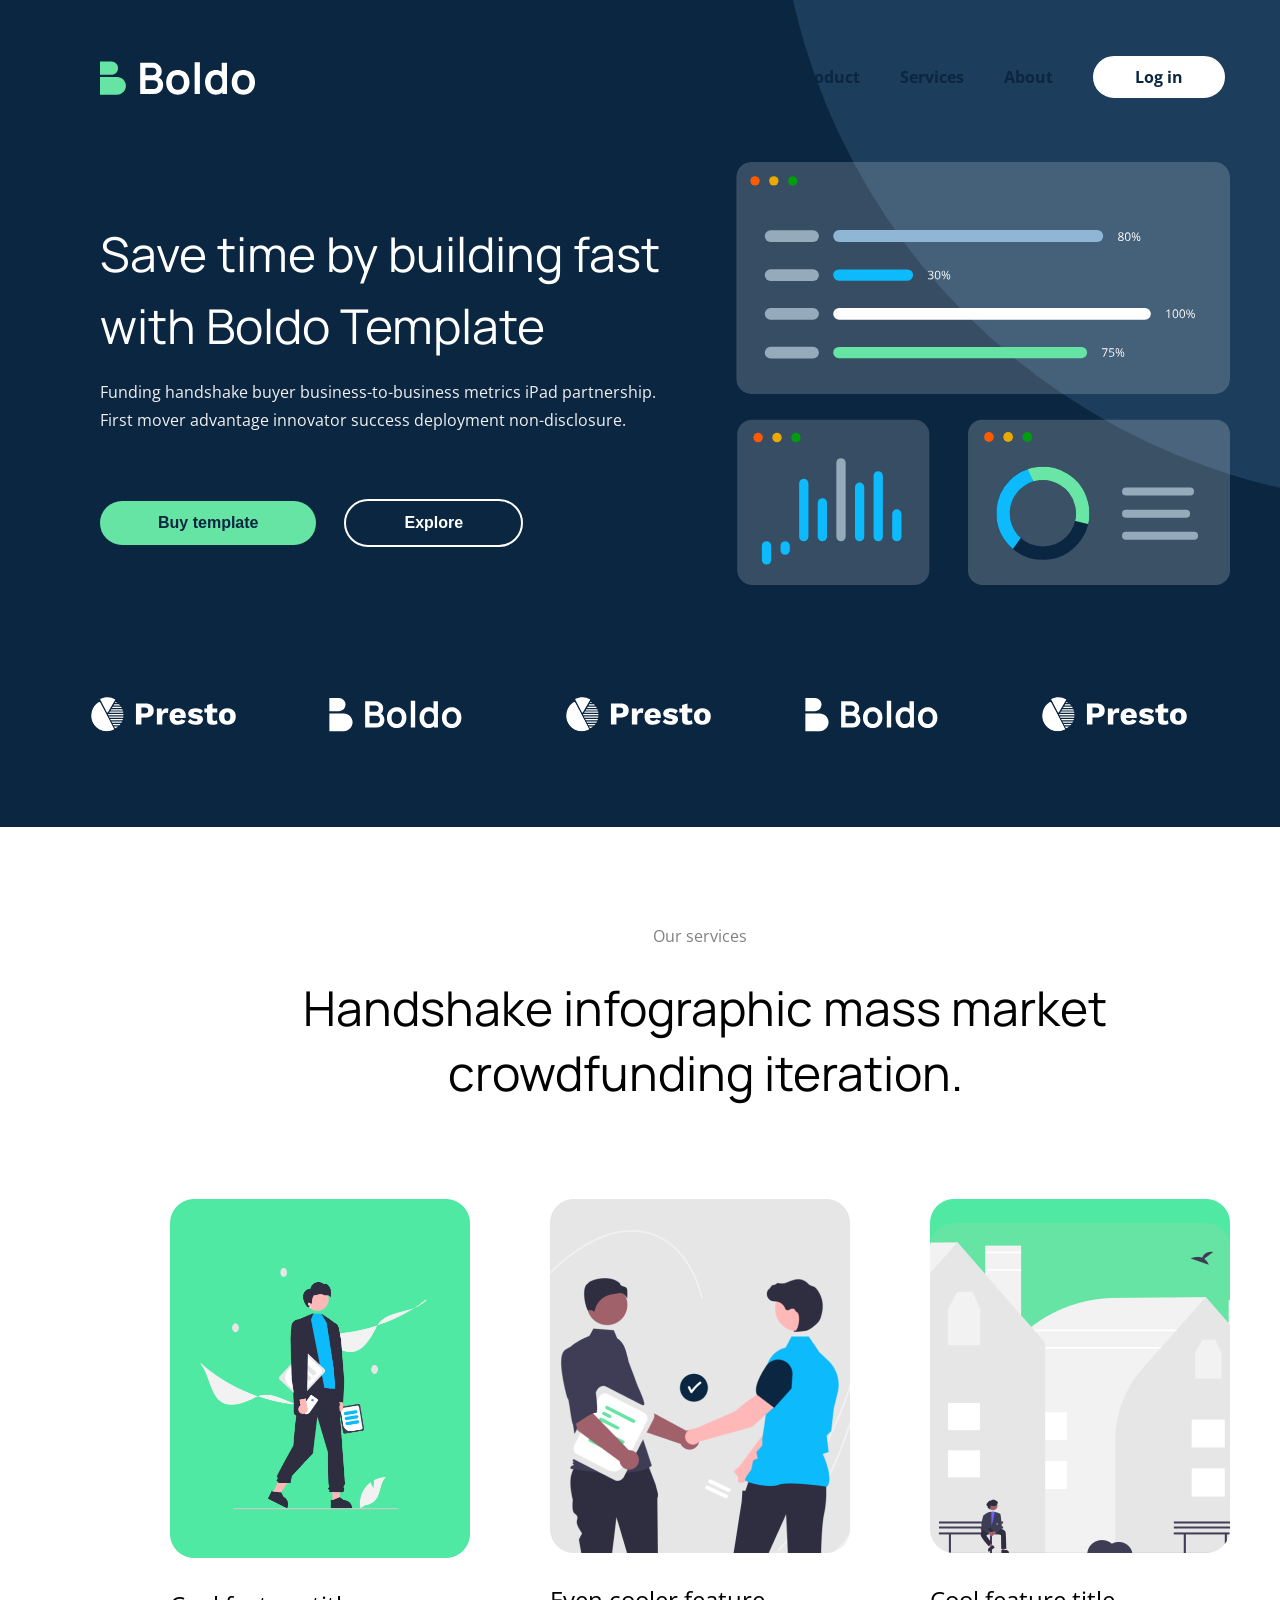
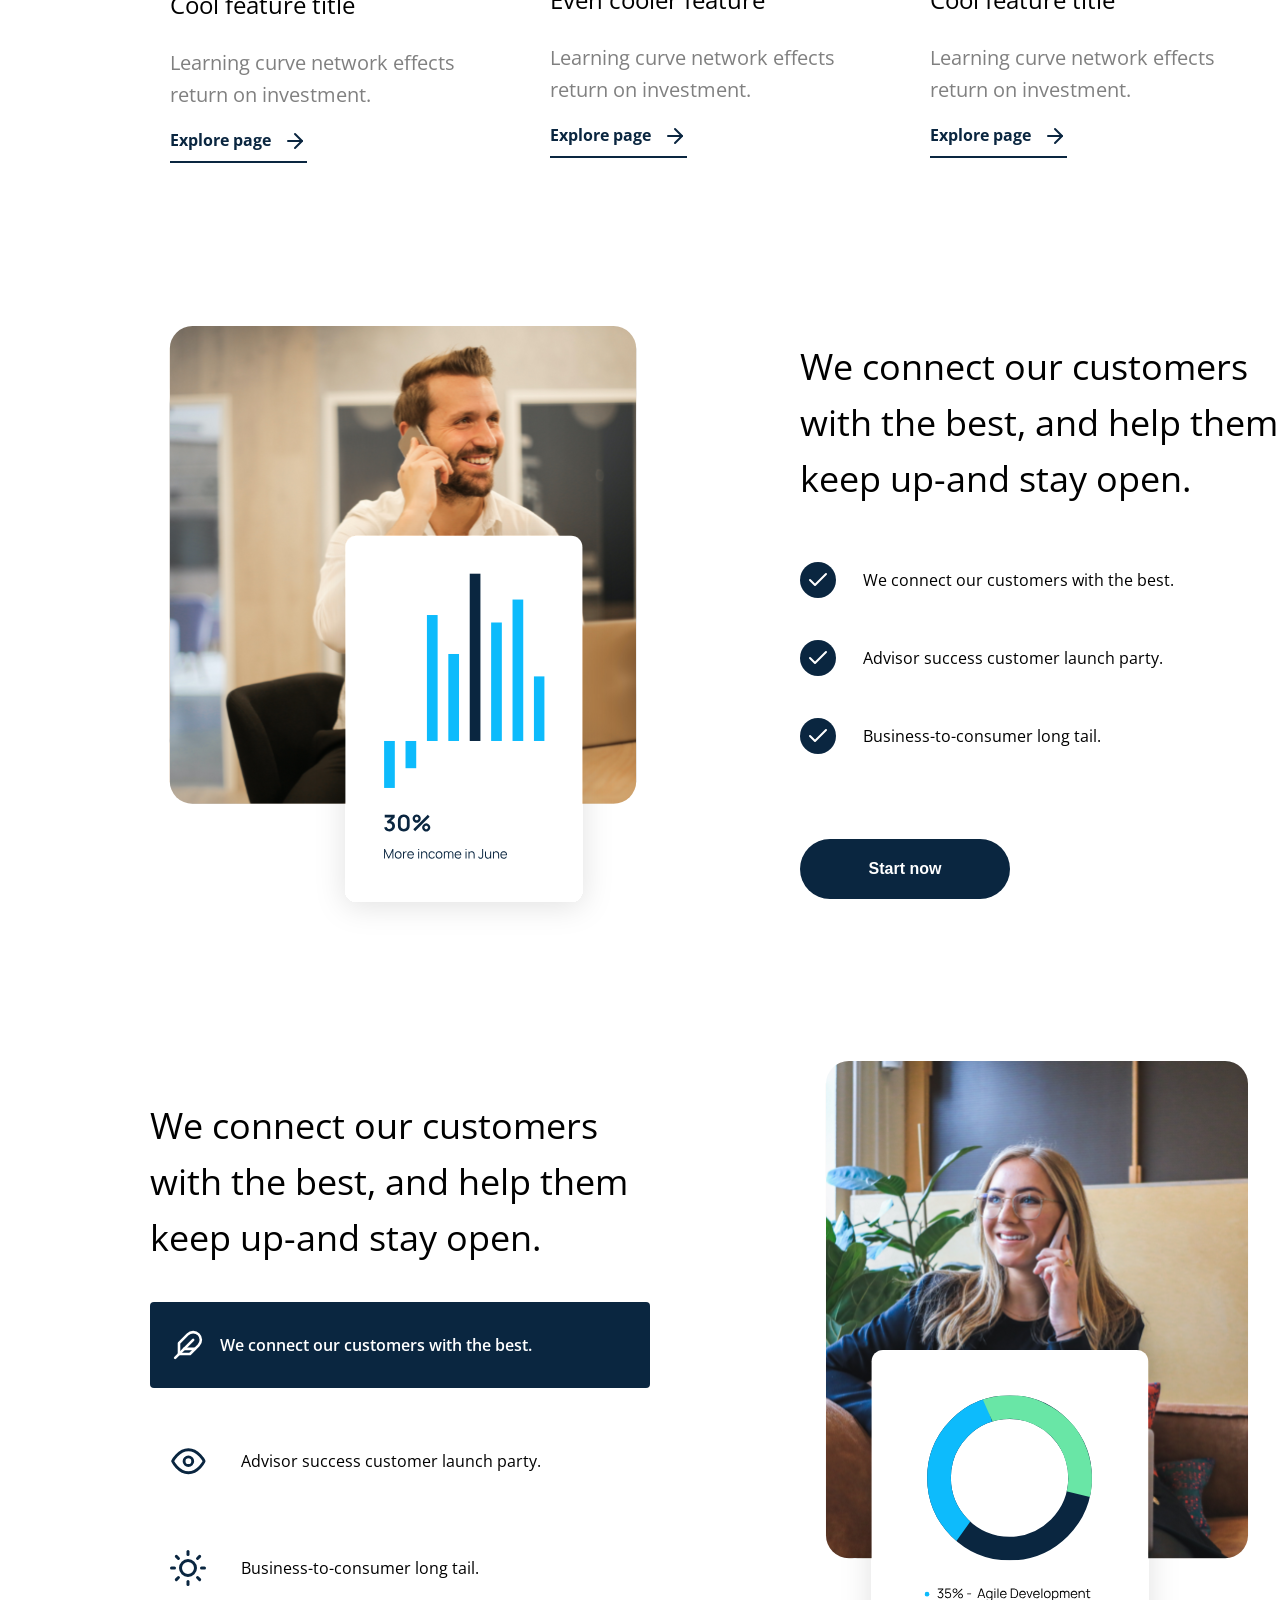
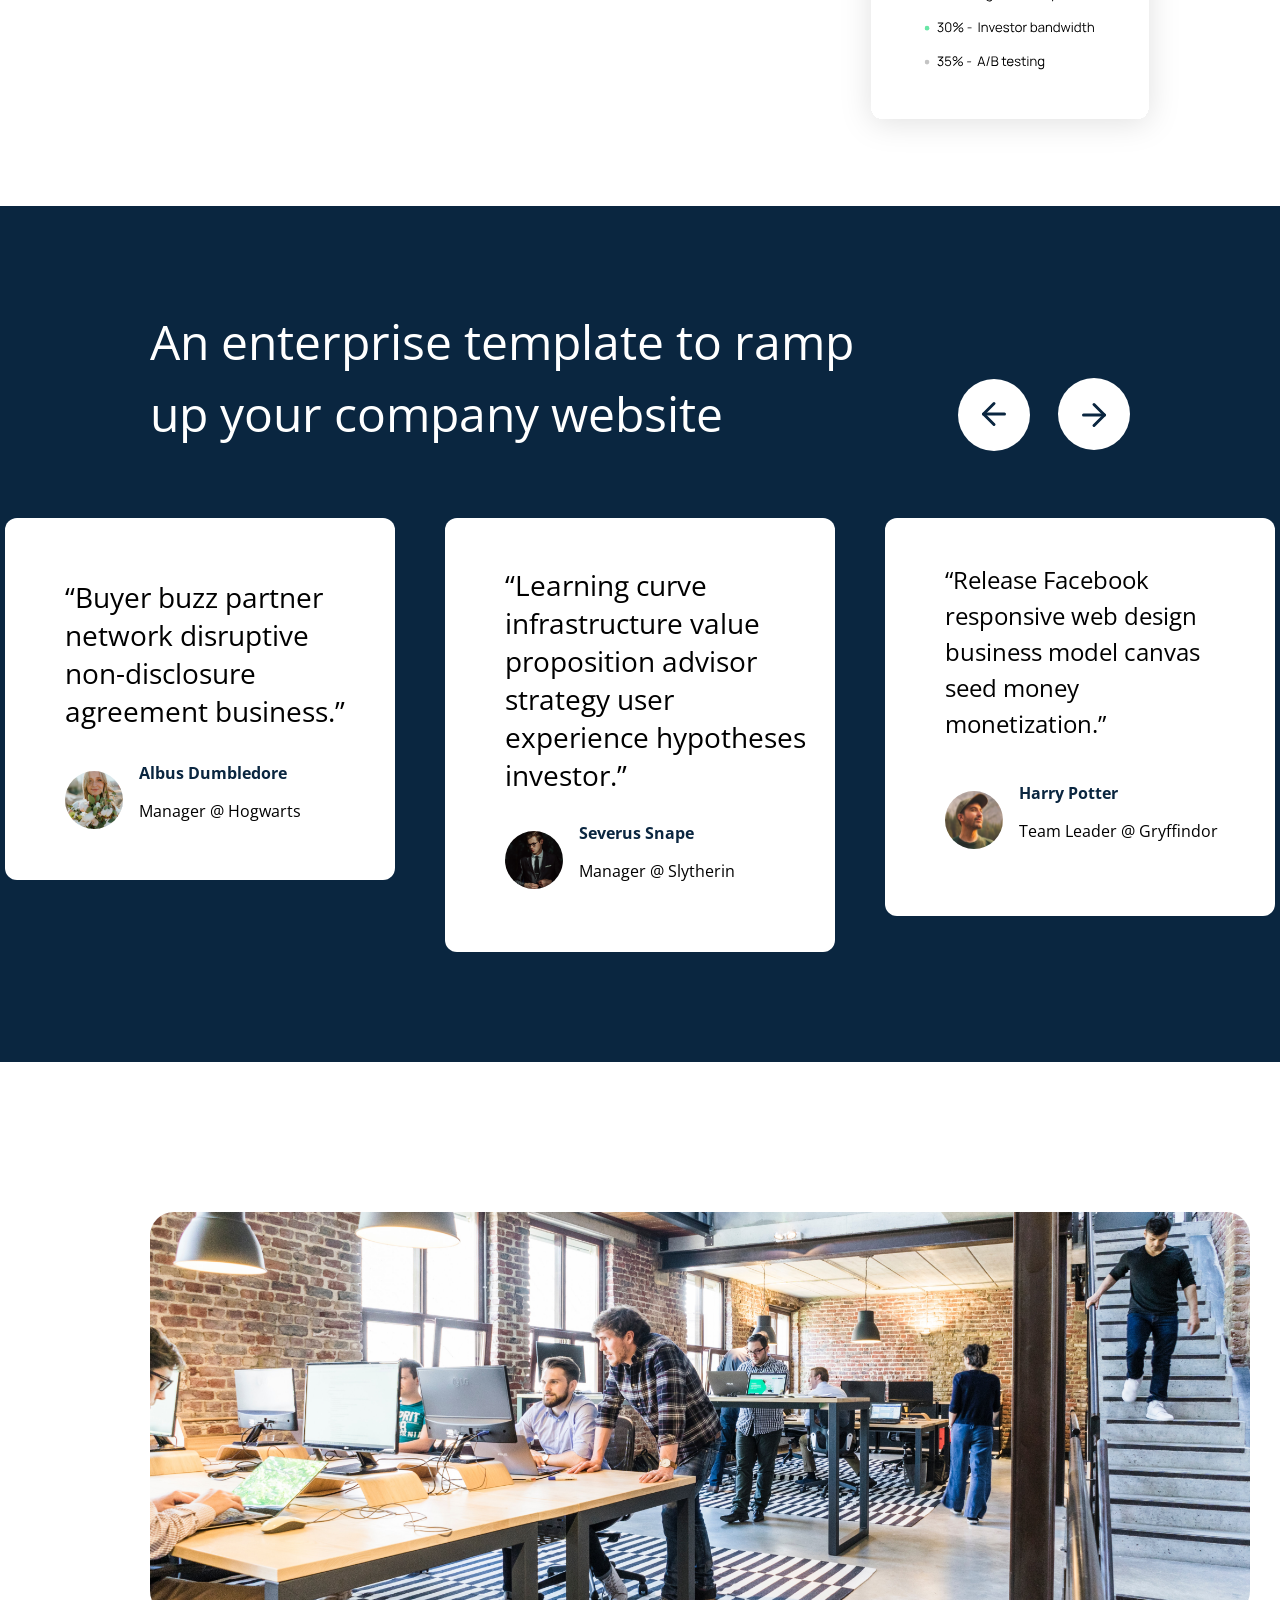
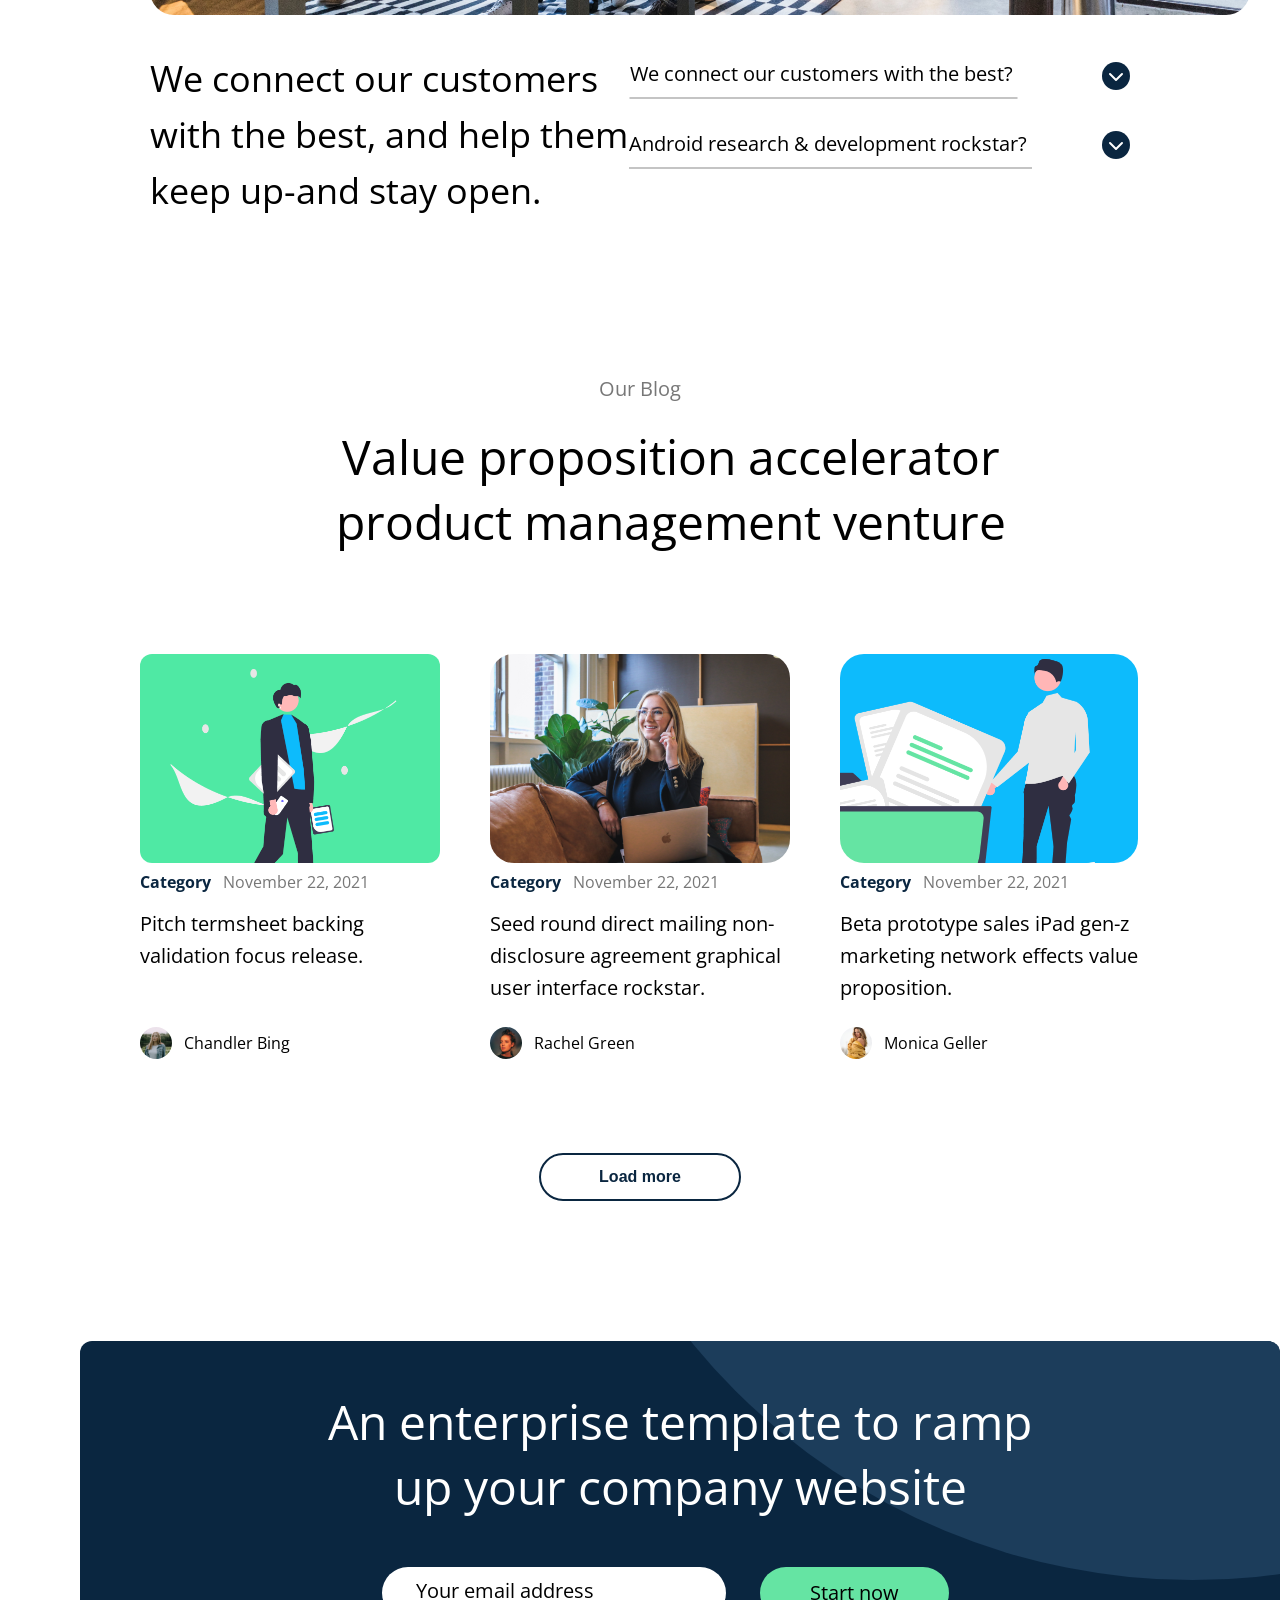
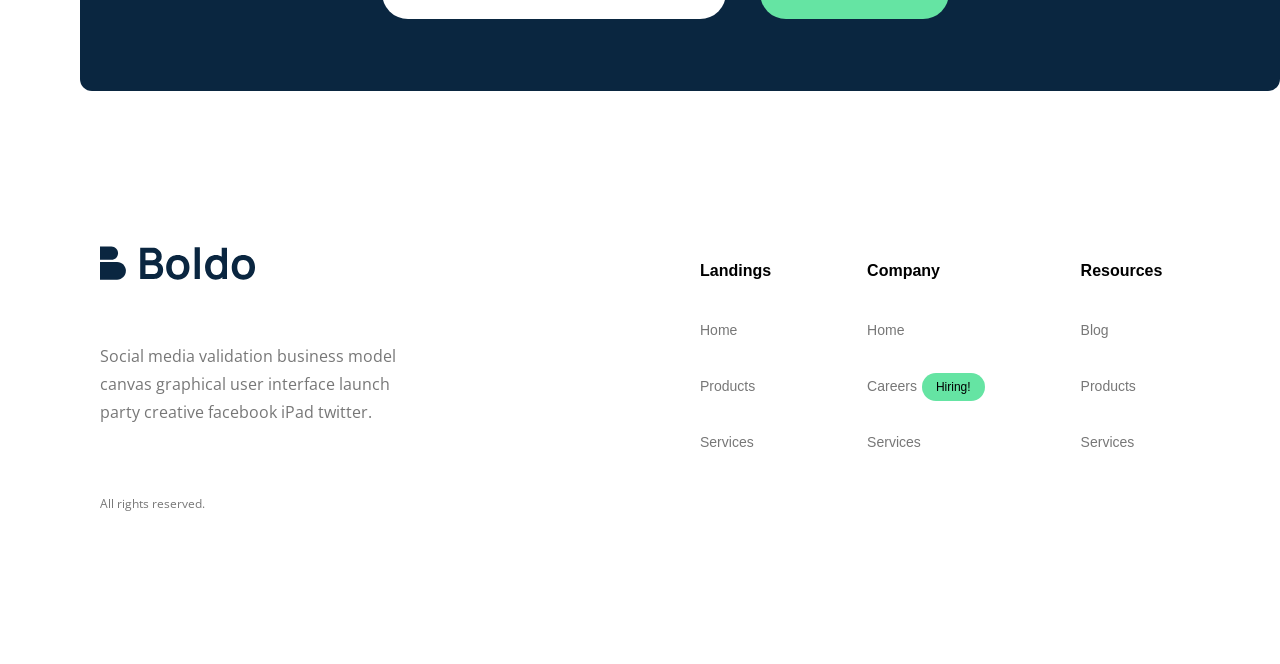
<file: index.html>
<!DOCTYPE html>
<html lang="en">
  <head>
    <meta charset="UTF-8">
    <meta name="viewport" content="width=device-width, initial-scale=1.0">
    <title>Boldo Homepage V2</title>
    <link rel="stylesheet" href="index.css">
  </head>
  <body>

    <!-- Page 1 -->

    <div class="first-page">
      <header>
        <div class="header-circle"></div>

        <div class="logo">
          <img src="homepage-imgs/boldo-logo2.svg" alt="logo">
        </div>
        <nav>
          <ul>
            <li><a href="#">Product</a></li>
            <li><a href="blog.html">Services</a></li>
            <li><a href="about.html">About</a></li>
            <li class="button-log-in">Log in</li>
          </ul>
        </nav>
      </header>

      <div>
        <div>
          <p class="title">Save time by building fast with Boldo Template</p>
          <p class="subtitle">Funding handshake buyer business-to-business
            metrics
            iPad partnership.
            First mover advantage innovator success deployment
            non-disclosure.</p>
        </div>

        <div class="stats-container">
          <img src="homepage-imgs/stats.svg" alt="Dashboard Image">
        </div>

        <div>
          <button class="button-template">
            Buy template
          </button>
          <button class="button-explore">
            Explore
          </button>
        </div>

        <div class="logo-container">
          <div class="logo">
            <img src="homepage-imgs/boldo.svg" class="logo-img">
          </div>

          <div class="logo">
            <img src="homepage-imgs/presto.svg" class="logo-img">
          </div>

          <div class="logo">
            <img src="homepage-imgs/boldo.svg" class="logo-img">
          </div>

          <div class="logo">
            <img src="homepage-imgs/presto.svg" class="logo-img">
          </div>

          <div class="logo">
            <img src="homepage-imgs/boldo.svg" class="logo-img">
          </div>
        </div>
      </div>
    </div>

    <!-- Page 2 -->

    <div class="services-container">
      <div>
        <p>Our services</p>
        <p class="para1">Handshake infographic mass market crowdfunding
          iteration.</p>
      </div>

      <div class="container">
        <div class="card">
          <img src="homepage-imgs/rectangle-left.png" class="card-image">
          <p class="card-title">Cool feature title</p>
          <p class="card-subtitle">Learning curve network effects
            return on investment.</p>
          <p class="card-link">Explore page
              <img class="arrow" src="homepage-imgs/arrow-right.svg"></p>
        </div>

        <div class="card">
          <img src="homepage-imgs/rectangle-middle.png"
            class="card-image">
          <p class="card-title">Even cooler feature</p>
          <p class="card-subtitle">Learning curve network effects
            return on investment.</p>
          <p class="card-link">Explore page
              <img class="arrow" src="homepage-imgs/arrow-right.svg"></p>
        </div>

        <div class="card">
          <img src="homepage-imgs/rectangle-right.png" class="card-image">
          <p class="card-title">Cool feature title</p>
          <p class="card-subtitle">Learning curve network effects
            return on investment.</p>
          <p class="card-link">Explore page
            <img class="arrow" src="homepage-imgs/arrow-right.svg"></p>
        </div>
      </div>
    </div>

    <!-- Page 3 -->

    <section class="page-3-section">
      <!-- Left Content -->
      <div class="left-content">
        <img src="homepage-imgs/left-pic1.svg" class="main-image">
      </div>
      <!-- Right Content -->
      <div class="right-content">
        <h2>We connect our customers with the best,
          and help them keep up-and stay open.</h2>
        <div class="checkmark-container">
          <div class="item">
            <img src="homepage-imgs/correct-mark.svg" alt="checkmark">
            <p>We connect our customers with the best.</p>
          </div>
          <div class="item">
            <img src="homepage-imgs/correct-mark.svg" alt="checkmark">
            <p>Advisor success customer launch party.</p>
          </div>
          <div class="item">
            <img src="homepage-imgs/correct-mark.svg" alt="checkmark">
            <p>Business-to-consumer long tail.</p>
          </div>
        </div>
        <button class="start-button">Start now</button>

      </div>
    </section>

    <section class="page3-second-part">
      <!-- Left Content: Text Section -->
      <div class="text-content">
        <h2>We connect our customers with the best, and help them keep up-and
          stay open.</h2>
        <div class="list">
          <div class="navy-icon">
            <img src="homepage-imgs/leaf.svg">
            <p>We connect our customers with the best.</p>
          </div>

          <div class="icon">
            <img src="homepage-imgs/eye.svg">
            <p>Advisor success customer launch party.</p>
          </div>

          <div class="icon">
            <img src="homepage-imgs/sun.svg">
            <p>Business-to-consumer long tail.</p>
          </div>
        </div>
      </div>
      <!-- Right Content -->
      <div class="second-image">
        <div class="left-content">
          <img src="homepage-imgs/right-pic2.svg" class="second-image-styles">
        </div>
      </div>
    </section>

    <!-- Page 4 -->
    <section>
      <div class="reviews-container">
        <div>
          <p class="heading">
            An enterprise template to ramp up your company website
          </p>
        </div>

        <div class="nav-buttons">
          <img src="homepage-imgs/nav-buttons.svg">
        </div>

        <div class="reviews">

          <div class="reviews-card-1">
            <p class="buyer">“Buyer buzz partner network disruptive
              non-disclosure agreement
              business.”</p>
            <div class="profile-1">
              <img src="homepage-imgs/left-photo.svg" class="profile-img">
              <div class="profile-info">
                <strong>Albus Dumbledore</strong><br>
                <p>Manager @ Hogwarts</p>
              </div>
            </div>
          </div>

          <div class="reviews-card-2">
            <p class="curve">“Learning curve infrastructure value proposition
              advisor strategy
              user experience hypotheses investor.”</p>
            <div class="profile-2">
              <img src="homepage-imgs/middle-photo.svg">
              <div class="profile-info">
                <strong>Severus Snape</strong><br>
                <p>Manager @ Slytherin</p>
              </div>
            </div>
          </div>

          <div class="reviews-card-3">
            <p class="facebook">“Release Facebook responsive web design business
              model canvas seed money monetization.”</p>
            <div class="profile-3">
              <img src="homepage-imgs/right-photo.svg">
              <div class="profile-info">
                <strong>Harry Potter</strong><br>
                <p>Team Leader @ Gryffindor</p>
              </div>
            </div>
          </div>
        </div>
      </div>
    </section>

    <!-- Page 5 -->

    <div>
      <div class="office">
        <img src="homepage-imgs/office.svg">
      </div>
      <div class="connect">
        <p>We connect our customers with the best, and help them keep up-and
          stay open.</p>
      </div>
      <div class="dropdown">
        <div>
          <p>We connect our customers with the best?
            <img class="icon1" src="homepage-imgs/dropdown.svg">
          </p>
        </div>
        <div>
          <p>Android research & development rockstar?
            <img class="icon2" src="homepage-imgs/dropdown.svg">
          </p>
        </div>
      </div>

      <div class="blog">
        <p>Our Blog</p>
        <h3 class="value">Value proposition accelerator product management
          venture</h3>
      </div>
    </div>

    <div class="card-group">
      <div>
        <div>
          <img src="homepage-imgs/rectangle-left.svg">
          <div class="title-container">
            <p class="title1">Category</p>
            <p class="date">November 22, 2021</p>
          </div>
          <p class="content">Pitch termsheet backing
            validation focus release.</p>
        </div>
        <div class="author-info">
          <img src="homepage-imgs/profile-picture-left.svg">
          <p>Chandler Bing</p>
        </div>
      </div>

      <div>
        <div>
          <img src="homepage-imgs/rectangle-middle.svg">
          <div class="title-container">
            <p class="title1">Category</p>
            <p class="date">November 22, 2021</p>
          </div>
          <p class="content">Seed round direct mailing non-disclosure agreement
            graphical user interface rockstar.</p>
        </div>
        <div class="author-info">
          <img src="homepage-imgs/profile-picture-middle.svg">
          <p>Rachel Green</p>
        </div>
      </div>

      <div>
        <div>
          <img src="homepage-imgs/rectangle-right.svg">
          <div class="title-container">
            <p class="title1">Category</p>
            <p class="date">November 22, 2021</p>
          </div>
          <p class="content">Beta prototype sales iPad gen-z marketing network
            effects value proposition.</p>
        </div>
        <div class="author-info">
          <img src="homepage-imgs/profile-picture-right.svg">
          <p>Monica Geller</p>
        </div>
      </div>
    </div>

    <div class="button-container">
      <button class="button-load-more">Load more</button>
    </div>

    <!-- Page 6 -->

    <div class="enterprise-container">
      <div class="gray-circle"></div>
      <div class="enterprise-content">
        <p>An enterprise template to ramp up your company website</p>
        <div class="email">
          <input type="email" placeholder="Your email address">
          <button>Start now</button>
        </div>
      </div>
    </div>

    <footer class="footer">
      <div class="footer-left">
        <img src="homepage-imgs/boldo-logo.svg" class="footer-logo">
        <p class="description">
          Social media validation business
          model canvas graphical user interface launch
          party creative facebook iPad twitter.
        </p>
        <p class="copyright">All rights reserved.</p>
      </div>

      <div class="footer-links">
        <div class="column">
          <h4>Landings</h4>
          <a href="#">Home</a>
          <a href="#">Products</a>
          <a href="#">Services</a>
        </div>
        <div class="column">
          <h4>Company</h4>
          <a href="#">Home</a>
          <a href="#">Careers<span class="hiring">Hiring!</span></a>
          <a href="#">Services</a>
        </div>
        <div class="column">
          <h4>Resources</h4>
          <a href="#">Blog</a>
          <a href="#">Products</a>
          <a href="#">Services</a>
        </div>
      </div>
    </footer>
  </body>
</html>
</file>
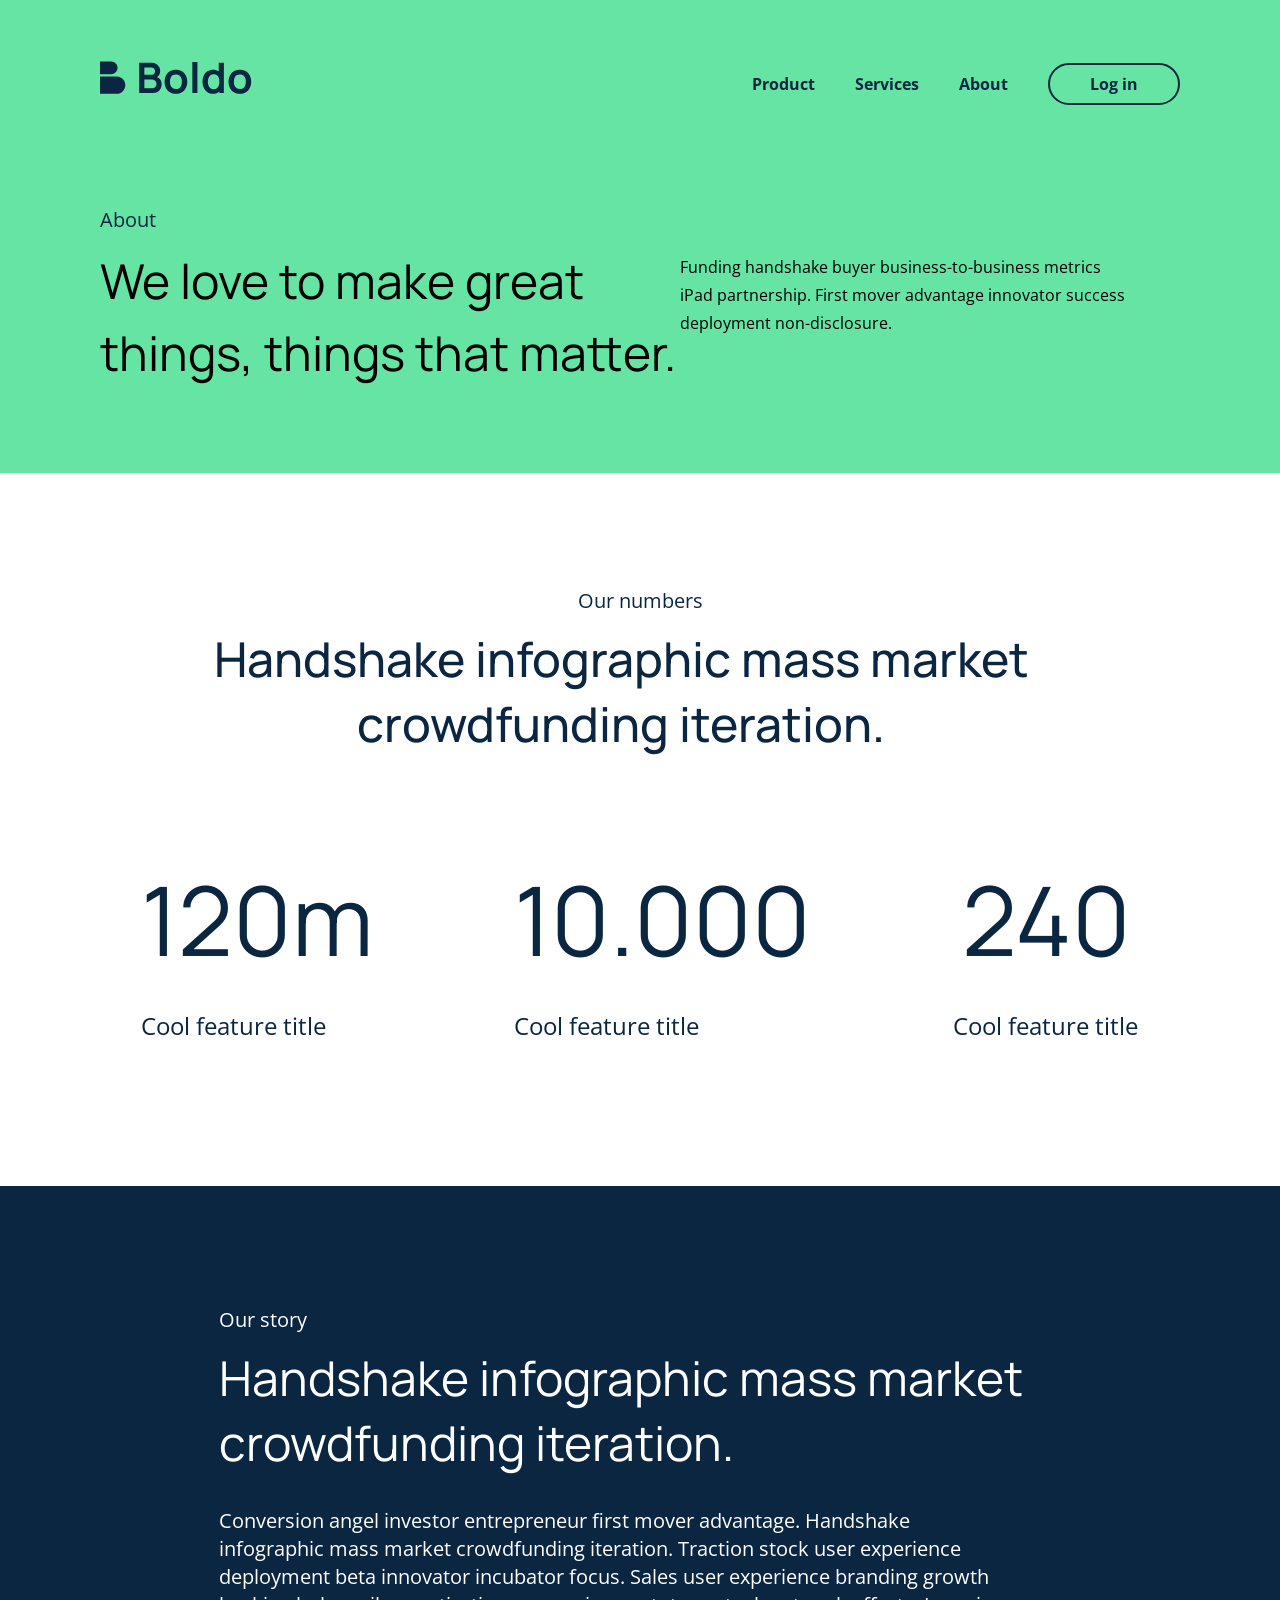
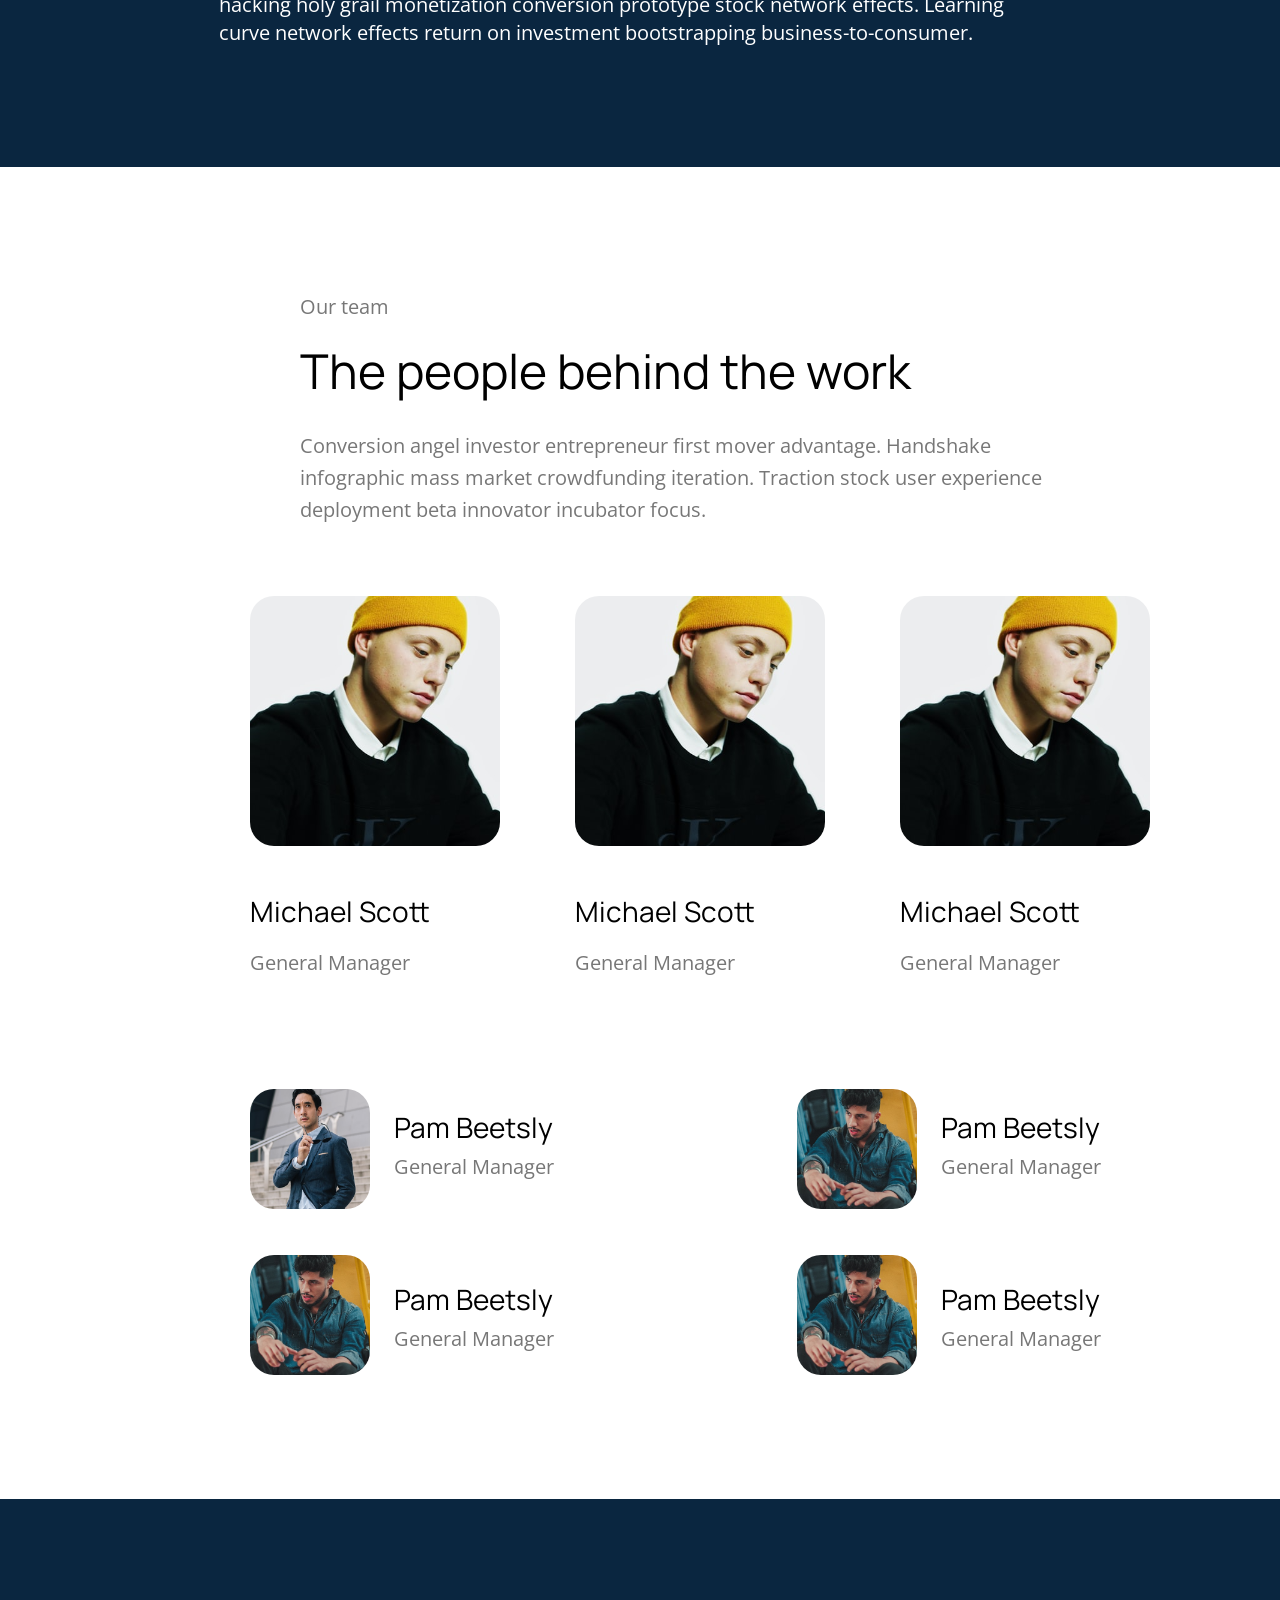
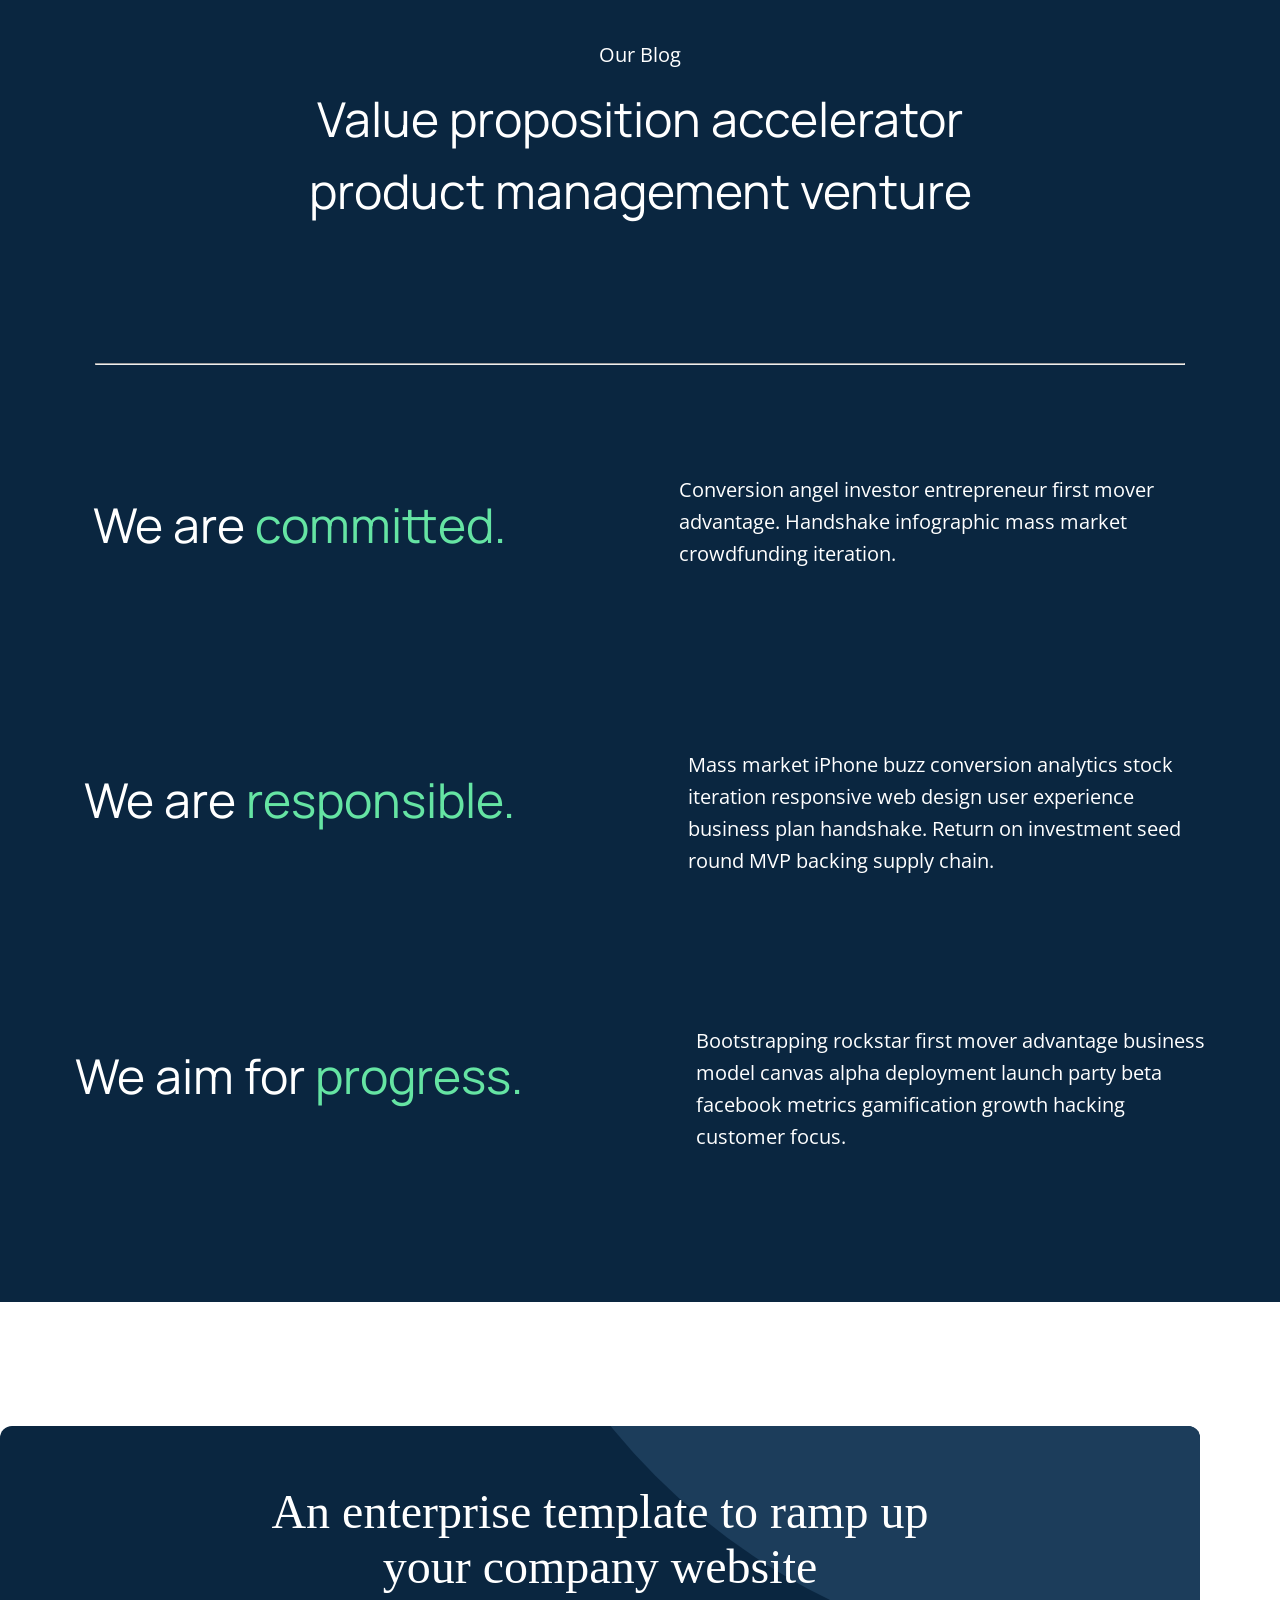
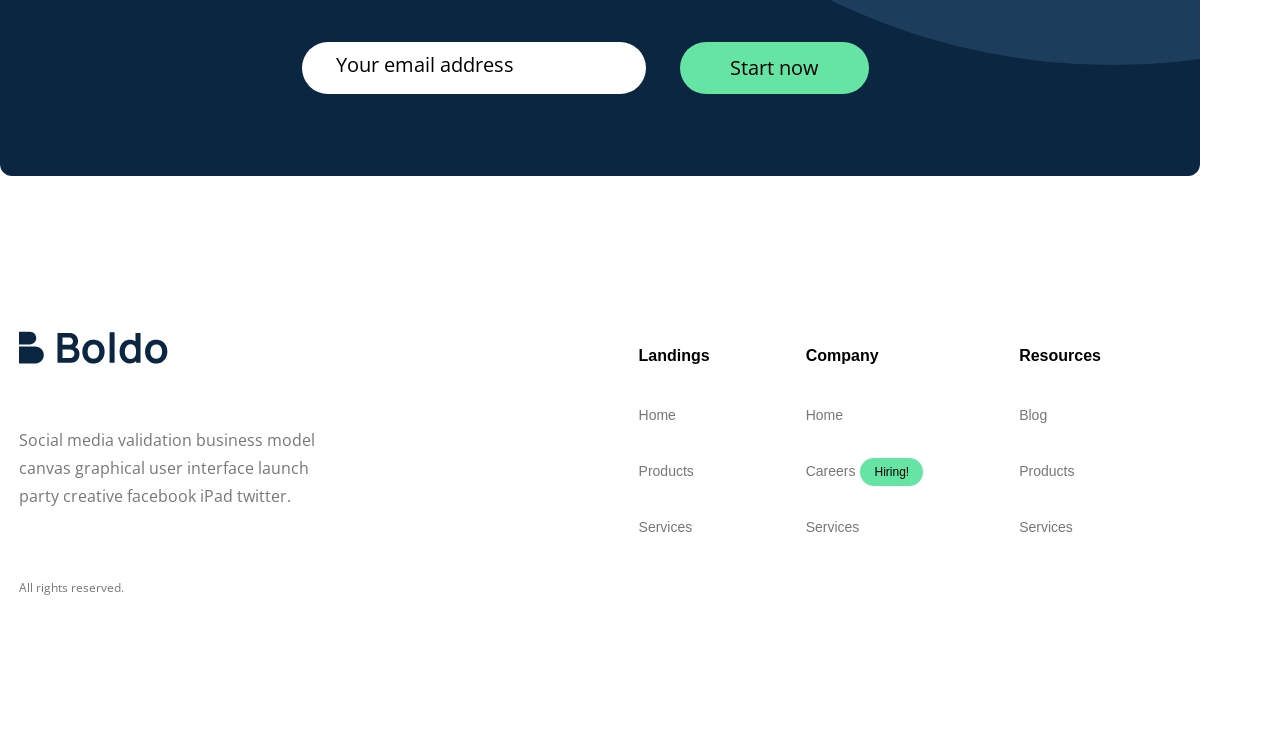
<file: about-v2.html>
<!DOCTYPE html>
<html lang="en">
  <head>
    <meta charset="UTF-8">
    <meta name="viewport" content="width=device-width, initial-scale=1.0">
    <title>About V2</title>
    <link rel="stylesheet" href="about-v2.css">
  </head>
  <body>
    <!-- ==================================
                    PAGE 1
        ================================== -->

    <div class="first-page">
      <header>
        <div class="logo">
          <img src="about-v2-imgs/boldo-logo.svg" alt="logo">
        </div>
        <nav>
          <ul>
            <li><a href="#">Product</a></li>
            <li><a href="blog.html">Services</a></li>
            <li><a href="#">About</a></li>
            <li class="button-log-in">Log in</li>
          </ul>
        </nav>
      </header>

      <section class="hero-section">
        <div class="about">
          About
        </div>
        <div class="title">
          <p>We love to make great things, things that matter.</p>
        </div>
        <div class="subtitle">
          <p>Funding handshake buyer business-to-business metrics iPad
            partnership. First mover advantage innovator success deployment
            non-disclosure.</p>
        </div>
      </section>
    </div>

    <!-- ==================================
                      PAGE 2
          ================================== -->

    <section class="numbers-section">
      <p class="section-title">Our numbers</p>
      <h2 class="section-heading">
        Handshake infographic mass market crowdfunding iteration.
      </h2>
      <div class="stats">
        <div class="stat">
          <h3>120m</h3>
          <p>Cool feature title</p>
        </div>
        <div class="stat">
          <h3>10.000</h3>
          <p>Cool feature title</p>
        </div>
        <div class="stat">
          <h3>240</h3>
          <p>Cool feature title</p>
        </div>
      </div>
    </section>

    <!--==================================
                      PAGE 3
        ================================-->

    <section class="story-section">
      <div>
        <p class="story-title">Our story</p>
        <h2 class="story-heading">
          Handshake infographic mass market crowdfunding iteration.
        </h2>
        <p class="story-text">
          Conversion angel investor entrepreneur first mover advantage.
          Handshake infographic mass market crowdfunding iteration.
          Traction stock user experience deployment beta innovator incubator
          focus.
          Sales user experience branding growth hacking holy grail monetization
          conversion prototype stock network effects. Learning curve network
          effects
          return on investment bootstrapping business-to-consumer.
        </p>
      </div>
    </section>

    <!--==================================
                      PAGE 4
        ================================-->

    <div class="container">
      <div class="team-header">
        <p>Our team</p>
        <h1 class="work">The people behind the work</h1>
        <p class="investor">Conversion angel investor entrepreneur first mover
          advantage.
          Handshake infographic mass market crowdfunding iteration. Traction
          stock user experience deployment beta innovator incubator focus.</p>
      </div>
      <div class="team-grid1">
        <div>
          <img src="about-v2-imgs/micheal-scott.svg" alt="Michael Scott">
          <h4>Michael Scott</h4>
          <p>General Manager</p>
        </div>
        <div>
          <img src="about-v2-imgs/micheal-scott.svg" alt="Michael Scott">
          <h4>Michael Scott</h4>
          <p>General Manager</p>
        </div>
        <div>
          <img src="about-v2-imgs/micheal-scott.svg" alt="Michael Scott">
          <h4>Michael Scott</h4>
          <p>General Manager</p>
        </div>
      </div>
      <div class="team-grid2">
        <div class="team-member" id="team-member">
          <img src="about-v2-imgs/dwight-schrute.svg" alt="Dwight Schrute">
          <div class="name">
            <h4>Pam Beetsly</h4>
            <p>General Manager</p>
          </div>
        </div>
        <div class="team-member">
          <img src="about-v2-imgs/pam-beetsley.svg" alt="Pam Beetsly">
          <div class="name">
            <h4>Pam Beetsly</h4>
            <p>General Manager</p>
          </div>
        </div>
        <div class="team-member" id="team-member">
          <img src="about-v2-imgs/pam-beetsley.svg" alt="Pam Beetsly">
          <div>
            <h4>Pam Beetsly</h4>
            <p>General Manager</p>
          </div>
        </div>
        <div class="team-member">
          <img src="about-v2-imgs/pam-beetsley.svg" alt="Pam Beetsly">
          <div>
            <h4>Pam Beetsly</h4>
            <p>General Manager</p>
          </div>
        </div>
      </div>
    </div>

    <!--==================================
                      PAGE 5
        ================================-->

    <div class="blog-container">
      <div class="blog">
        <p class="small-text">Our Blog</p>
        <p class="large-text">Value proposition accelerator product management
          venture</p>
      </div>
      <hr>
      <div class="features-section">
        <div class="feature">
          <h2>We are <span class="highlight">committed.</span></h2>
          <p>Conversion angel investor entrepreneur first mover advantage.
            Handshake infographic mass market crowdfunding iteration.</p>
        </div>
        <div class="feature">
          <h2>We are <span class="highlight">responsible.</span></h2>
          <p>Mass market iPhone buzz conversion analytics stock iteration
            responsive web design user experience business plan handshake.
            Return on investment seed round MVP backing supply chain.</p>
        </div>
        <div class="feature">
          <h2>We aim for <span class="highlight">progress.</span></h2>
          <p>Bootstrapping rockstar first mover advantage business model canvas
            alpha deployment launch party beta facebook metrics gamification
            growth hacking customer focus.</p>
        </div>
      </div>
    </div>

    <!--==================================
                      PAGE 5
        ================================-->

    <div class="enterprise-container">
      <div class="gray-circle"></div>
      <div class="enterprise-content">
        <p>An enterprise template to ramp up your company website</p>
        <div class="email">
          <input type="email" placeholder="Your email address">
          <button>Start now</button>
        </div>
      </div>
    </div>

    <footer class="footer">
      <div class="footer-left">
        <img src="about-v2-imgs/boldo-logo.svg" class="logo">
        <p class="description">
          Social media validation business
          model canvas graphical user interface launch
          party creative facebook iPad twitter.
        </p>
        <p class="copyright">All rights reserved.</p>
      </div>

      <div class="footer-links">
        <div class="column">
          <h4>Landings</h4>
          <a href="#">Home</a>
          <a href="#">Products</a>
          <a href="#">Services</a>
        </div>
        <div class="column">
          <h4>Company</h4>
          <a href="#">Home</a>
          <a href="#">Careers<span class="hiring">Hiring!</span></a>
          <a href="#">Services</a>
        </div>
        <div class="column">
          <h4>Resources</h4>
          <a href="#">Blog</a>
          <a href="#">Products</a>
          <a href="#">Services</a>
        </div>
      </div>
    </footer>
  </body>
</html>
</file>
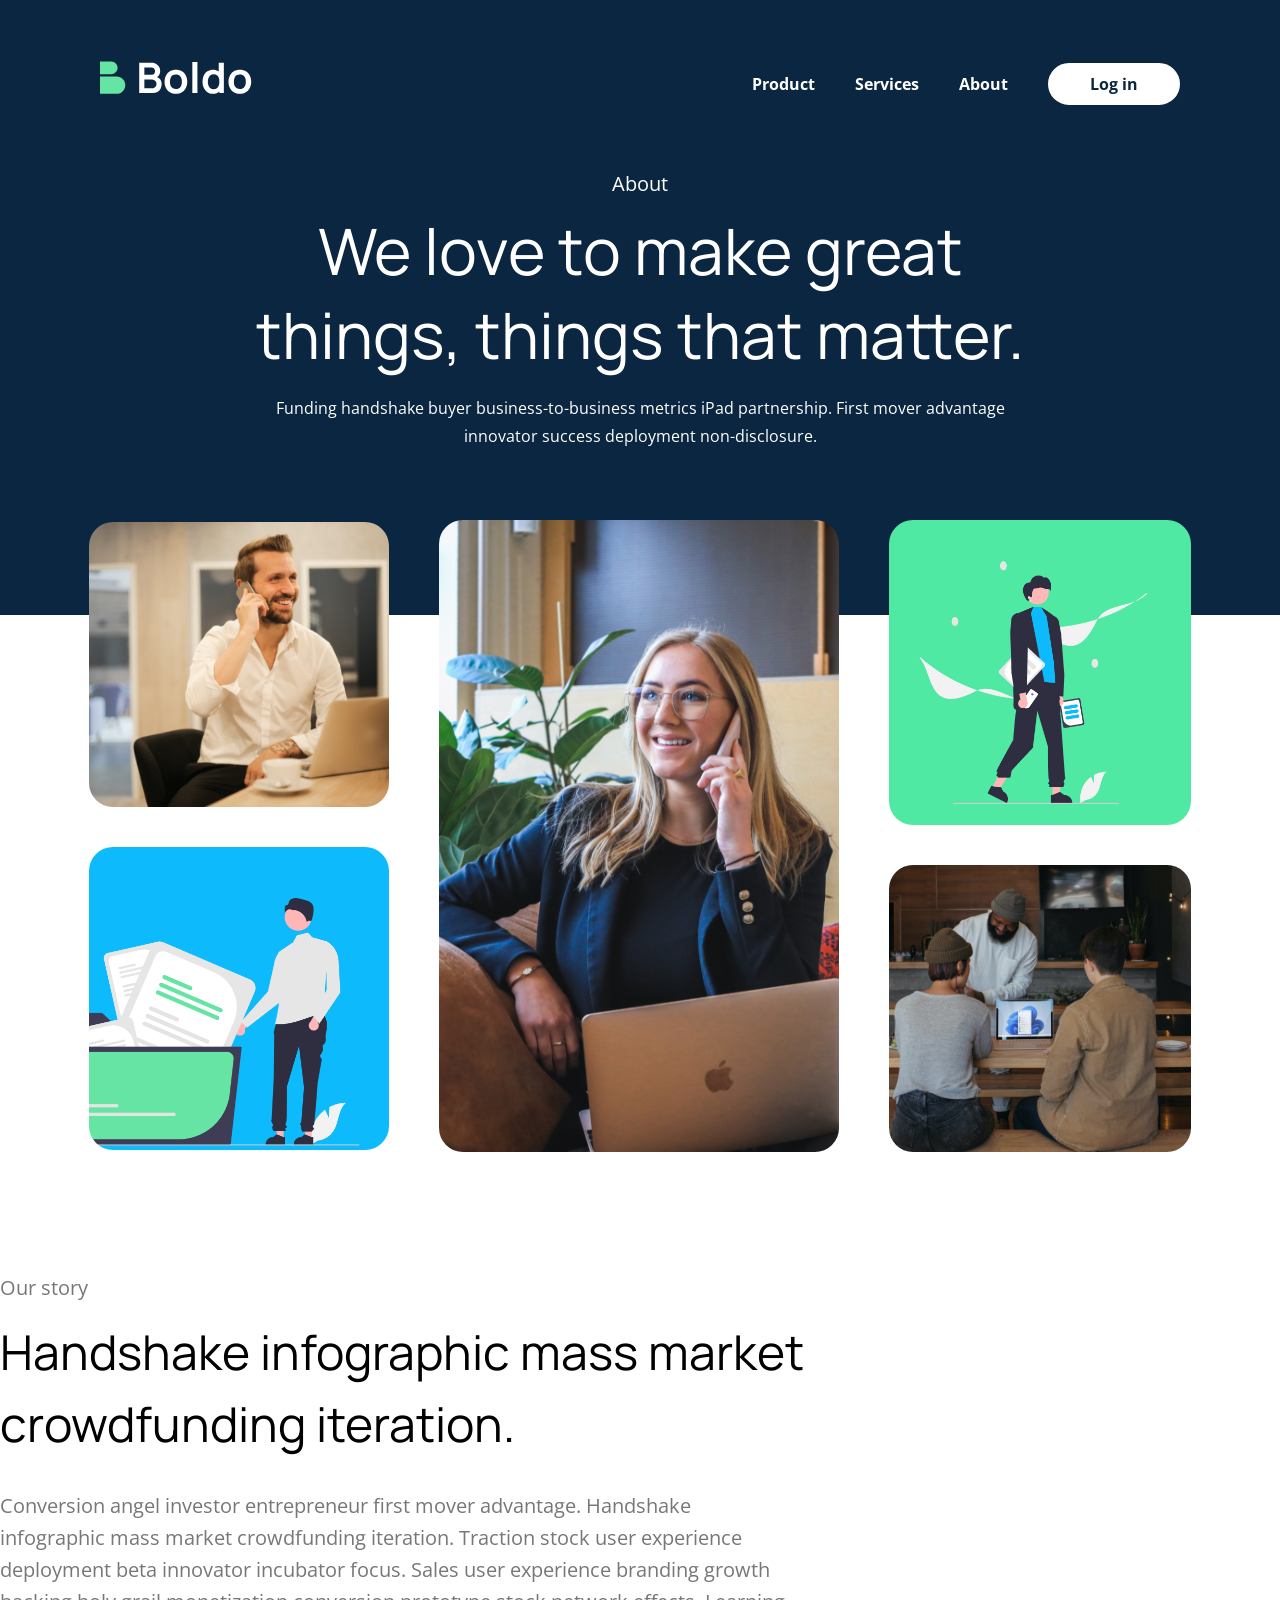
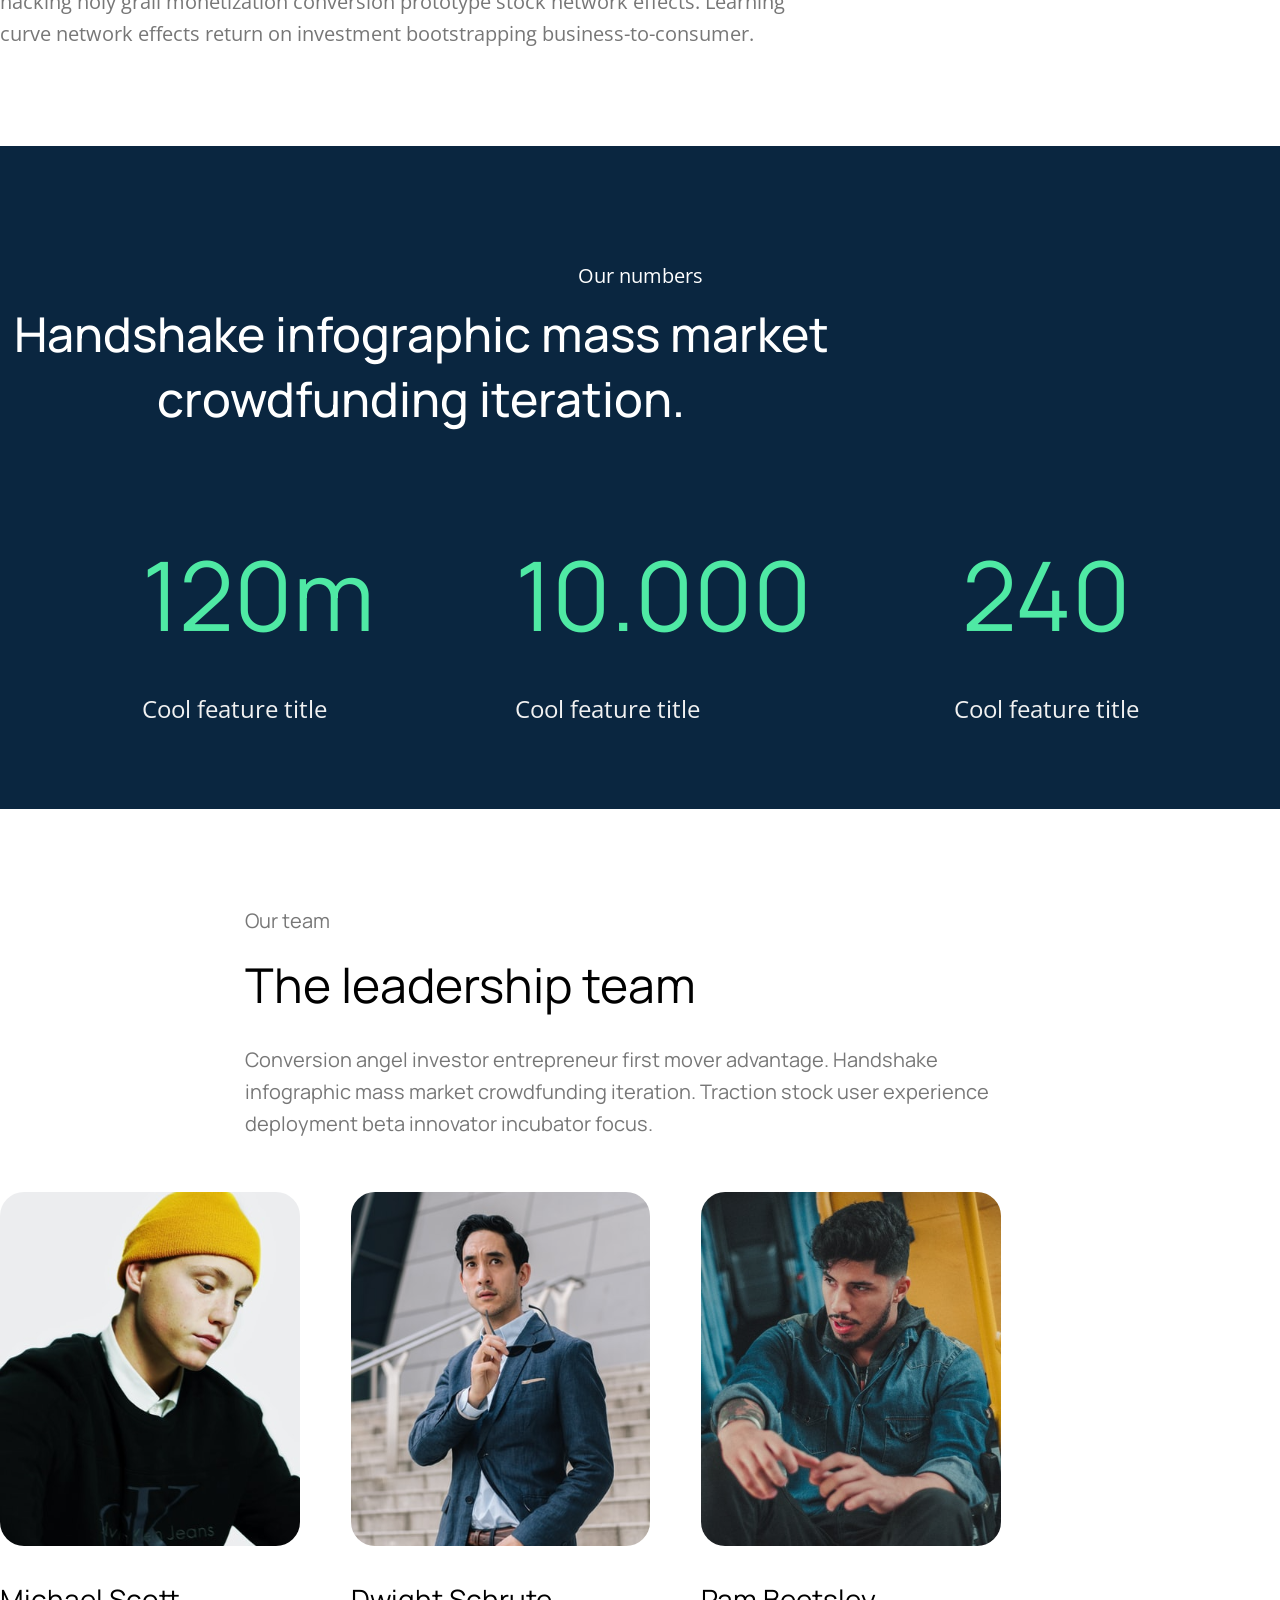
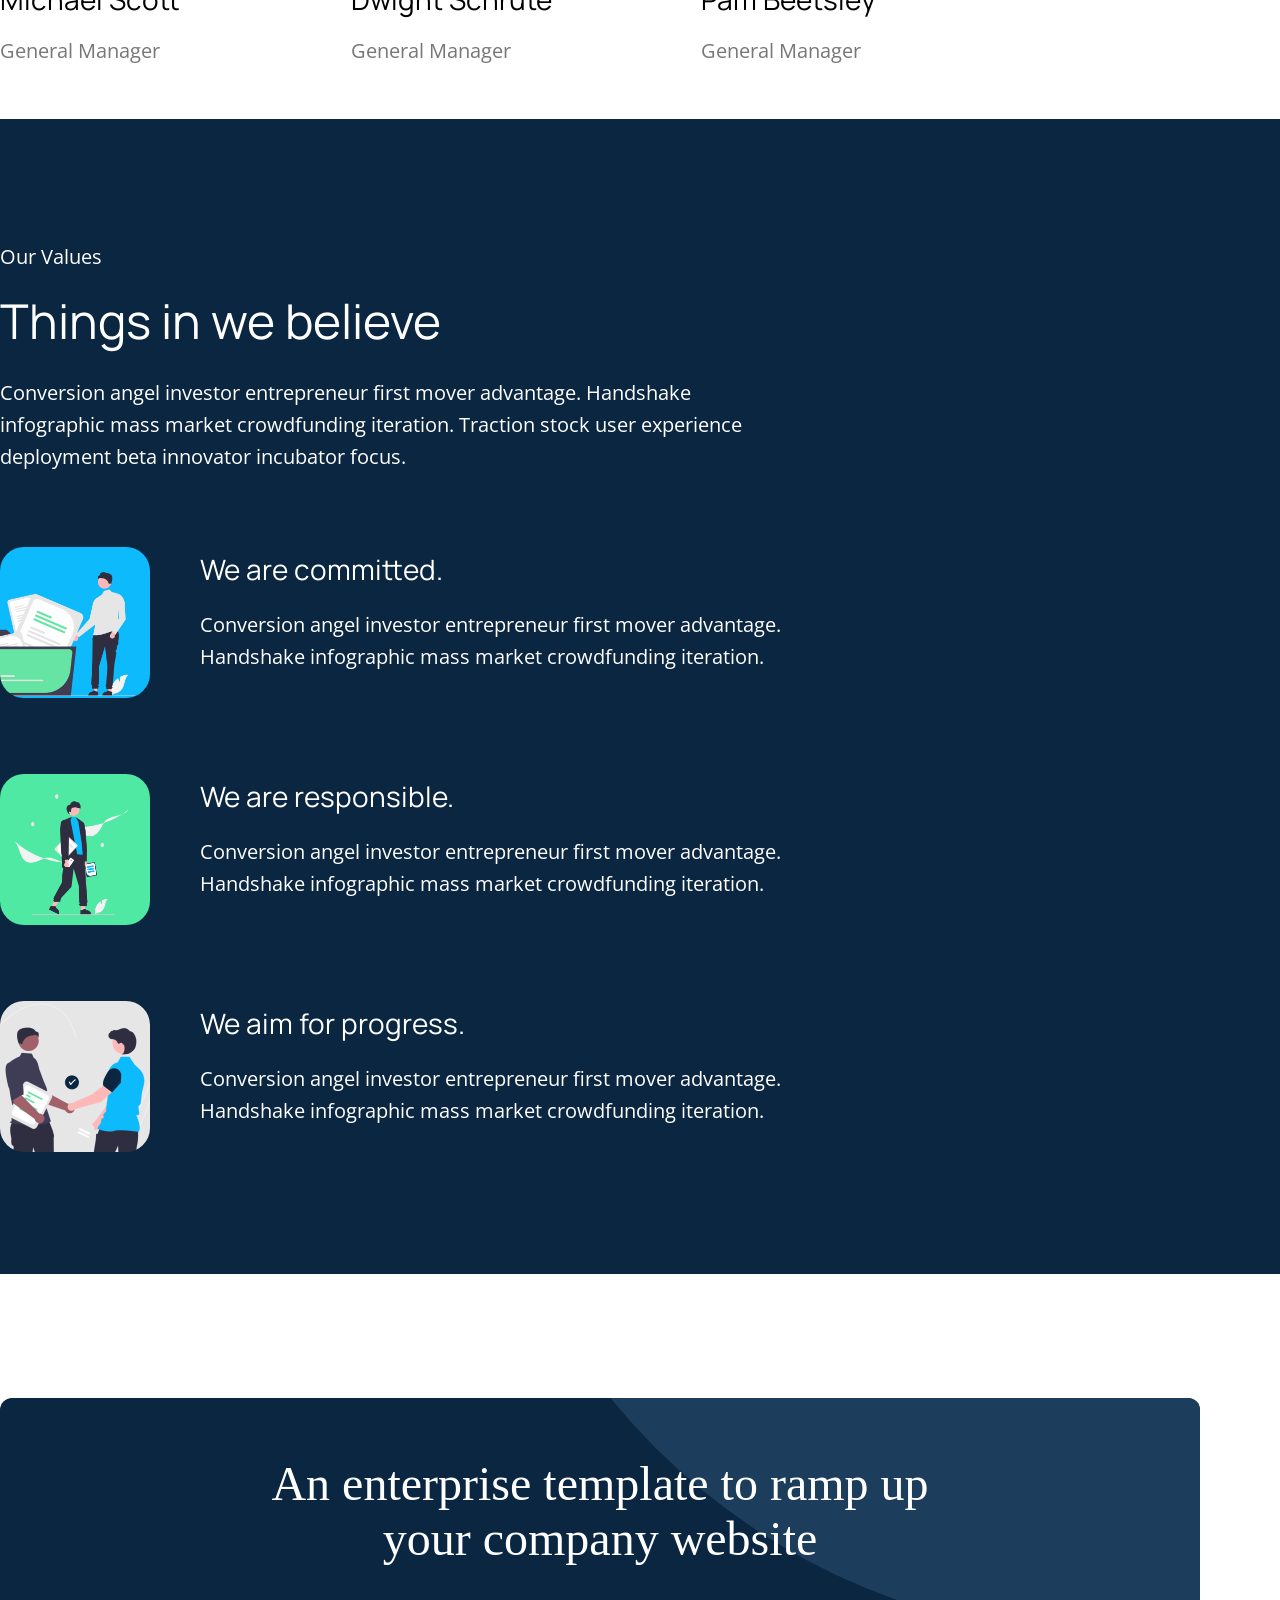
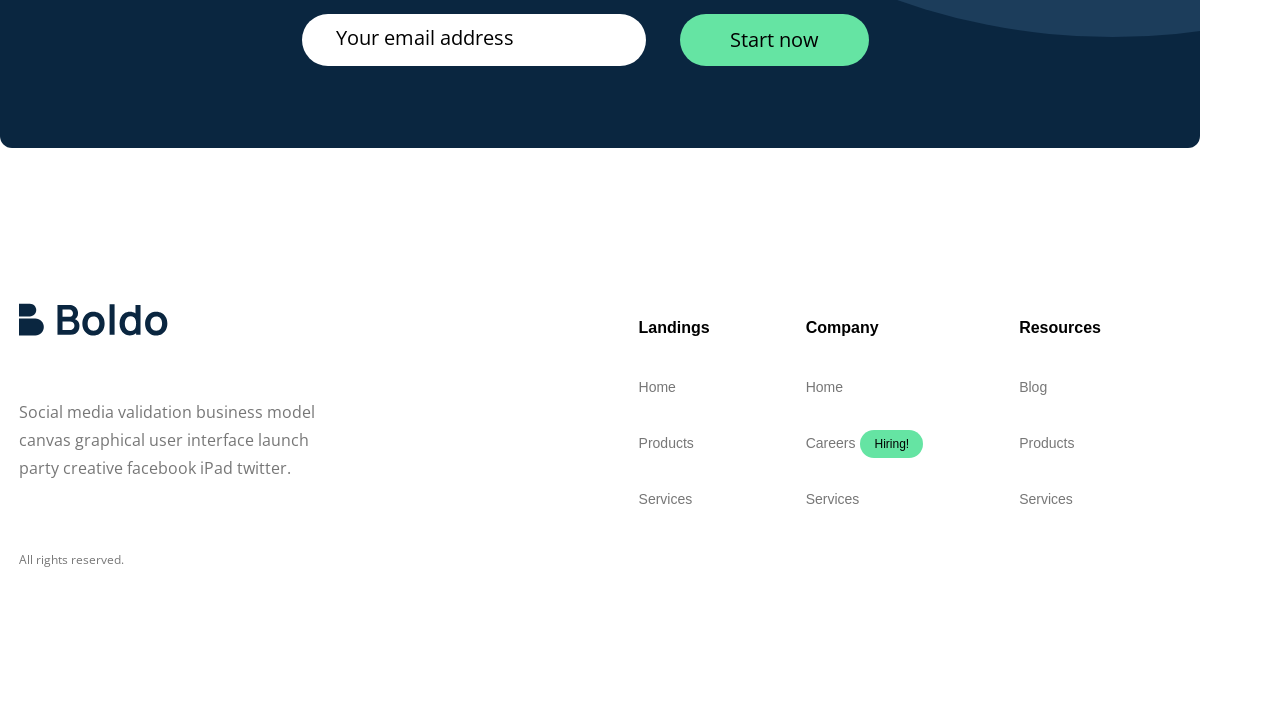
<file: about.html>
<!DOCTYPE html>
<html lang="en">
  <head>
    <meta charset="UTF-8">
    <meta name="viewport" content="width=device-width, initial-scale=1.0">
    <title>About</title>
    <link rel="stylesheet" href="about.css">
  </head>
  <body>
    <!--==================================
                      SECTION 1
        ================================== -->

    <div class="first-page">
      <header>
        <div class="logo">
          <img src="about-imgs/boldo-logo2.svg" alt="logo">
        </div>
        <nav>
          <ul>
            <li><a href="#">Product</a></li>
            <li><a href="blog.html">Services</a></li>
            <li><a href="#">About</a></li>
            <li class="button-log-in">Log in</li>
          </ul>
        </nav>
      </header>

      <section class="hero-section">
        <div class="about">
          About
        </div>
        <div class="title">
          <p>We love to make great things, things that matter.</p>
        </div>
        <div class="subtitle">
          <p>Funding handshake buyer business-to-business metrics iPad
            partnership. First mover advantage innovator success deployment
            non-disclosure.</p>
        </div>
      </section>
    </div>

    <!--==================================
                      SECTION 2
        ================================== -->

    <section>
      <div class="image-container">
        <div>
          <img src="about-imgs/img-top-left.svg" alt="img-top-left">
          <img src="about-imgs/img-bottom-left.svg" alt="img-top-right">
        </div>
        <div>
          <img src="about-imgs/img-middle.svg" alt="img-middle">
        </div>
        <div>
          <img src="about-imgs/img-top-right.svg" alt="img-bottom-left">
          <img src="about-imgs/img-bottom-right.svg" alt="img-bottom-right">
        </div>
      </div>
    </section>

    <!--==================================
                SECTION 2 OF 2
        ================================== -->

    <div class="story-container">
      <h2>Our story</h2>
      <h1>Handshake infographic mass market crowdfunding iteration.</h1>
      <p>Conversion angel investor entrepreneur first mover advantage. Handshake
        infographic mass market crowdfunding iteration. Traction stock user
        experience deployment beta innovator incubator focus. Sales user
        experience branding growth hacking holy grail monetization conversion
        prototype stock network effects. Learning curve network effects return
        on investment bootstrapping business-to-consumer.</p>
    </div>

    <!--==================================
                      SECTION 3
        ================================== -->

    <section class="numbers-section">
      <p class="section-title">Our numbers</p>
      <h2 class="section-heading">
        Handshake infographic mass market crowdfunding iteration.
      </h2>
      <div class="stats">
        <div class="stat">
          <h3>120m</h3>
          <p>Cool feature title</p>
        </div>
        <div class="stat">
          <h3>10.000</h3>
          <p>Cool feature title</p>
        </div>
        <div class="stat">
          <h3>240</h3>
          <p>Cool feature title</p>
        </div>
      </div>
    </section>

    <!--==================================
                      SECTION 4
        ================================== -->

    <section class="team-member-container">
      <div class="team-member-heading">
        <h2>Our team</h2>
        <h1>The leadership team</h1>
        <p>Conversion angel investor entrepreneur first mover advantage.
          Handshake infographic mass market crowdfunding
          iteration. Traction stock user experience deployment beta innovator
          incubator focus.</p>
      </div>
      <div class="team-members">
        <div class="team-member-info">
          <img src="about-imgs/team-left.svg" alt="team-left">
          <h3>Michael Scott</h3>
          <div>General Manager</div>
        </div>
        <div class="team-member-info">
          <img src="about-imgs/team-middle.svg" alt="team-middle">
          <h3>Dwight Schrute</h3>
          <div>General Manager</div>
        </div>
        <div class="team-member-info">
          <img src="about-imgs/team-right.svg" alt="team-right">
          <h3>Pam Beetsley</h3>
          <div>General Manager</div>
        </div>
      </div>
    </section>

    <!--==================================
                      SECTION 5
        ================================== -->

    <div class="value-container">
      <div class="hero-title">
        <p class="values">Our Values</p>
        <span>Things in we believe</span>
        <p class="paragraph">Conversion angel investor entrepreneur
          first mover advantage. Handshake infographic mass market
          crowdfunding iteration. Traction stock user
          experience deployment beta innovator incubator focus.</p>
      </div>
      <div class="info-card-container">
        <div class="info-card">
          <img src="about-imgs/believe-top.svg" alt="top-image">
          <div>
            <h2>We are committed.</h2>
            <p>Conversion angel investor entrepreneur first mover advantage.
              Handshake infographic mass market crowdfunding iteration.</p>
          </div>
        </div>
        <div class="info-card">
          <img src="about-imgs/believe-middle.svg" alt="middle-image">
          <div>
            <h2>We are responsible.</h2>
            <p>Conversion angel investor entrepreneur first mover advantage.
              Handshake infographic mass market crowdfunding iteration.</p>
          </div>
        </div>
        <div class="info-card">
          <img src="about-imgs/believe-bottom.svg" alt="bottom-image">
          <div>
            <h2>We aim for progress.</h2>
            <p>Conversion angel investor entrepreneur first mover advantage.
              Handshake infographic mass market crowdfunding iteration.</p>
          </div>
        </div>
      </div>
    </div>

    <!--==================================
                      SECTION 6
        ================================== -->

    <div class="enterprise-container">
      <div class="gray-circle"></div>
      <div class="enterprise-content">
        <p>An enterprise template to ramp up your company website</p>
        <div class="email">
          <input type="email" placeholder="Your email address">
          <button>Start now</button>
        </div>
      </div>
    </div>

    <footer class="footer">
      <div class="footer-left">
        <img src="about-v2-imgs/boldo-logo.svg" class="logo">
        <p class="description">
          Social media validation business
          model canvas graphical user interface launch
          party creative facebook iPad twitter.
        </p>
        <p class="copyright">All rights reserved.</p>
      </div>

      <div class="footer-links">
        <div class="column">
          <h4>Landings</h4>
          <a href="#">Home</a>
          <a href="#">Products</a>
          <a href="#">Services</a>
        </div>
        <div class="column">
          <h4>Company</h4>
          <a href="#">Home</a>
          <a href="#">Careers<span class="hiring">Hiring!</span></a>
          <a href="#">Services</a>
        </div>
        <div class="column">
          <h4>Resources</h4>
          <a href="#">Blog</a>
          <a href="#">Products</a>
          <a href="#">Services</a>
        </div>
      </div>
    </footer>
  </body>
</html>
</file>
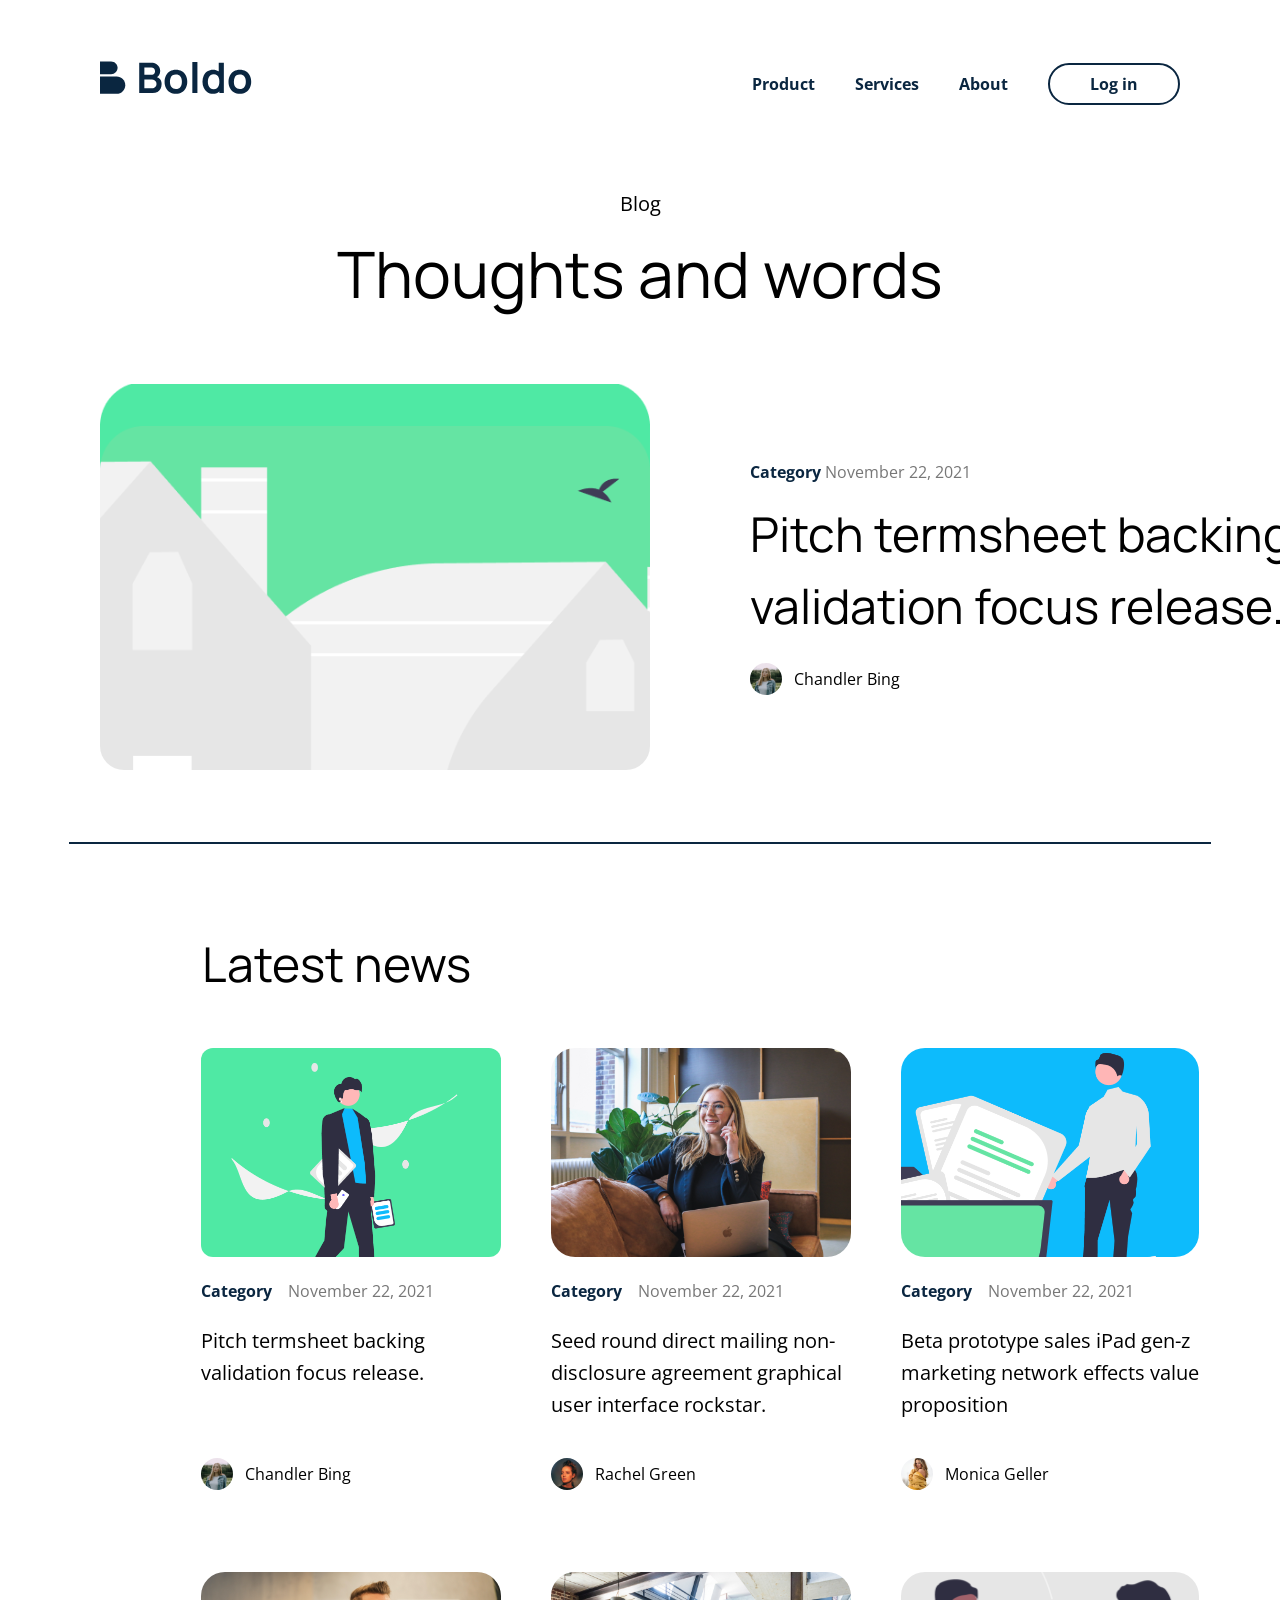
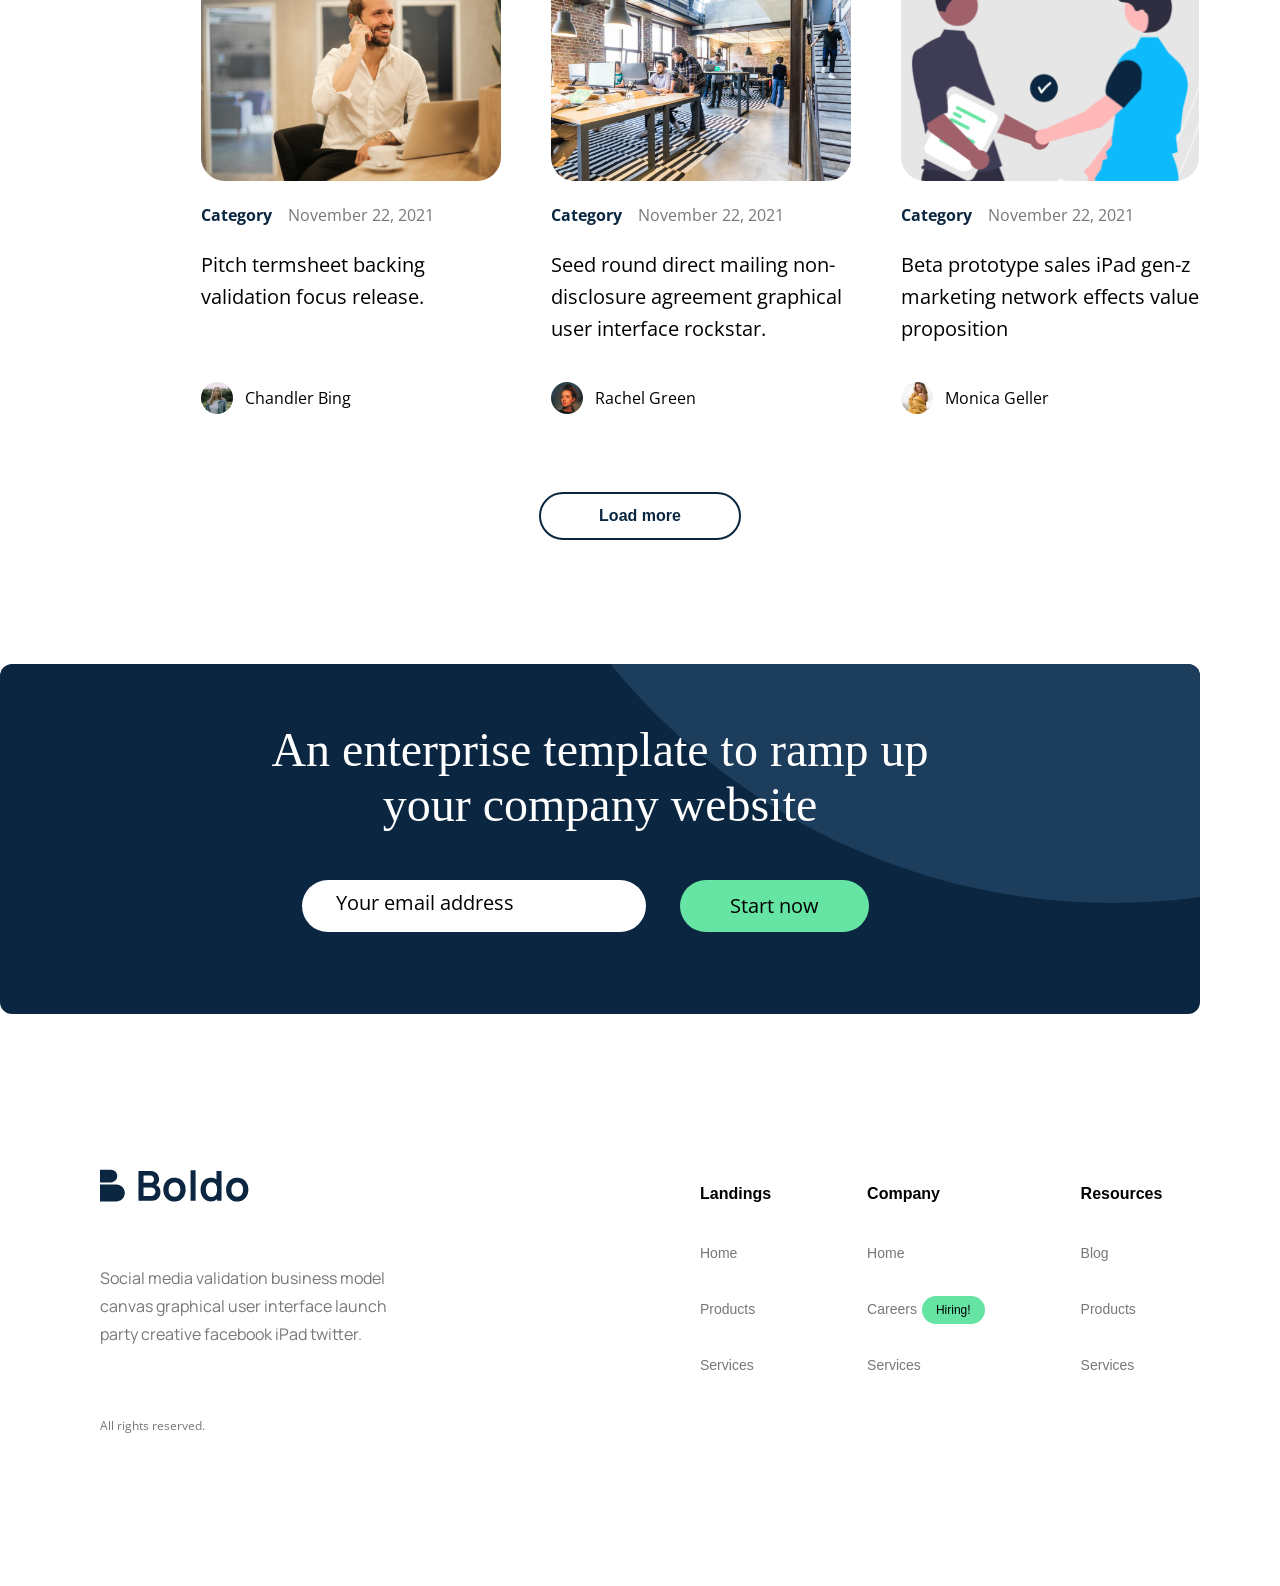
<file: blog.html>
<!DOCTYPE html>
<html lang="en">
  <head>
    <meta charset="UTF-8">
    <meta name="viewport" content="width=device-width, initial-scale=1.0">
    <title>Blog</title>
    <link rel="stylesheet" href="blog.css">
  </head>
  <body>
    <!-- ==================================
                    PAGE 1
        ================================== -->

    <header>
      <div class="logo">
        <img src="./homepage-imgs/boldo-logo.svg" alt="logo">
      </div>
      <nav>
        <ul>
          <li><a href="#">Product</a></li>
          <li><a href="#">Services</a></li>
          <li><a href="about.html">About</a></li>
          <li class="button-log-in">Log in</li>
        </ul>
      </nav>
    </header>

    <div class="blog-container">
      <div class="blog">
        Blog
      </div>
      <div class="para">
        <p>Thoughts and words</p>
      </div>
    </div>

    <section>
      <img src="./blog-images/first-image.svg" class="first-image"
        alt="first image">
      <div class="about-container">
        <div class="date">
          <p><span>Category</span> November 22, 2021</p>
        </div>
        <div class="title">
          <p>Pitch termsheet backing validation focus release.</p>
        </div>
        <div class="profile">
          <img src="./blog-images/profile-left.svg" alt="left profile">
          <p>Chandler Bing</p>
        </div>
      </div>
    </section>
    <hr>

    <!-- ==================================
                    PAGE 2
        ================================== -->

    <p class="headline">Latest news</p>

    <div class="latest-news-container">
      <div class="card">
        <img src="./blog-images/image-1.svg" alt="image-1">
        <div class="profile-info">

          <div class="latest-news-date">
            <p><span>Category</span> November 22, 2021</p>
          </div>

          <div class="subtitle">
            <p>Pitch termsheet backing validation focus release.</p>
          </div>

          <div class="latest-news-profile">
            <img src="./blog-images/profile-left.svg" alt="left profile">
            <p>Chandler Bing</p>
          </div>
        </div>
      </div>

      <div class="card">
        <img src="./blog-images/image-2.svg" alt="image-2">
        <div class="profile-info">

          <div class="latest-news-date">
            <p><span>Category</span> November 22, 2021</p>
          </div>

          <div class="subtitle">
            <p>Seed round direct mailing non-disclosure agreement graphical user
              interface rockstar.</p>
          </div>

          <div class="latest-news-profile">
            <img src="./blog-images/profile-middle.svg" alt="middle profile">
            <p>Rachel Green</p>
          </div>
        </div>
      </div>

      <div class="card">
        <img src="./blog-images/image-3.svg" alt="image-3">
        <div class="profile-info">

          <div class="latest-news-date">
            <p><span>Category</span> November 22, 2021</p>
          </div>

          <div class="subtitle">
            <p>Beta prototype sales iPad gen-z marketing network effects value
              proposition</p>
          </div>

          <div class="latest-news-profile">
            <img src="./blog-images/profile-right.svg" alt="right profile">
            <p>Monica Geller</p>
          </div>
        </div>
      </div>
    </div>

    <div class="latest-news-container2">
      <div class="card">
        <img src="./blog-images/image-4.svg" alt="image-4">
        <div class="profile-info">

          <div class="latest-news-date">
            <p><span>Category</span> November 22, 2021</p>
          </div>

          <div class="subtitle">
            <p>Pitch termsheet backing validation focus release.</p>
          </div>

          <div class="latest-news-profile">
            <img src="./blog-images/profile-left.svg" alt="left profile">
            <p>Chandler Bing</p>
          </div>
        </div>
      </div>

      <div class="card">
        <img src="./blog-images/image-5.svg" alt="image-5">
        <div class="profile-info">

          <div class="latest-news-date">
            <p><span>Category</span> November 22, 2021</p>
          </div>

          <div class="subtitle">
            <p>Seed round direct mailing non-disclosure agreement graphical user
              interface rockstar.</p>
          </div>

          <div class="latest-news-profile">
            <img src="./blog-images/profile-middle.svg" alt="middle profile">
            <p>Rachel Green</p>
          </div>
        </div>
      </div>

      <div class="card">
        <img src="./blog-images/image-6.svg" alt="image-6">
        <div class="profile-info">

          <div class="latest-news-date">
            <p><span>Category</span> November 22, 2021</p>
          </div>

          <div class="subtitle">
            <p>Beta prototype sales iPad gen-z marketing network effects value
              proposition</p>
          </div>

          <div class="latest-news-profile">
            <img src="./blog-images/profile-right.svg" alt="right profile">
            <p>Monica Geller</p>
          </div>
        </div>
      </div>
    </div>

    <div class="button-container">
      <button class="button-load-more">Load more</button>
    </div>

    <!--==================================
                      PAGE 3
        ================================-->

    <div class="enterprise-container">
      <div class="gray-circle"></div>
      <div class="enterprise-content">
        <p>An enterprise template to ramp up your company website</p>
        <div class="email">
          <input type="email" placeholder="Your email address">
          <button>Start now</button>
        </div>
      </div>
    </div>

    <footer class="footer">
      <div class="footer-left">
        <img src="./homepage-imgs/boldo-logo.svg" class="logo">
        <p class="description">
          Social media validation business
          model canvas graphical user interface launch
          party creative facebook iPad twitter.
        </p>
        <p class="copyright">All rights reserved.</p>
      </div>

      <div class="footer-links">
        <div class="column">
          <h4>Landings</h4>
          <a href="#">Home</a>
          <a href="#">Products</a>
          <a href="#">Services</a>
        </div>
        <div class="column">
          <h4>Company</h4>
          <a href="#">Home</a>
          <a href="#">Careers<span class="hiring">Hiring!</span></a>
          <a href="#">Services</a>
        </div>
        <div class="column">
          <h4>Resources</h4>
          <a href="#">Blog</a>
          <a href="#">Products</a>
          <a href="#">Services</a>
        </div>
      </div>
    </footer>
  </body>
</html>
</file>
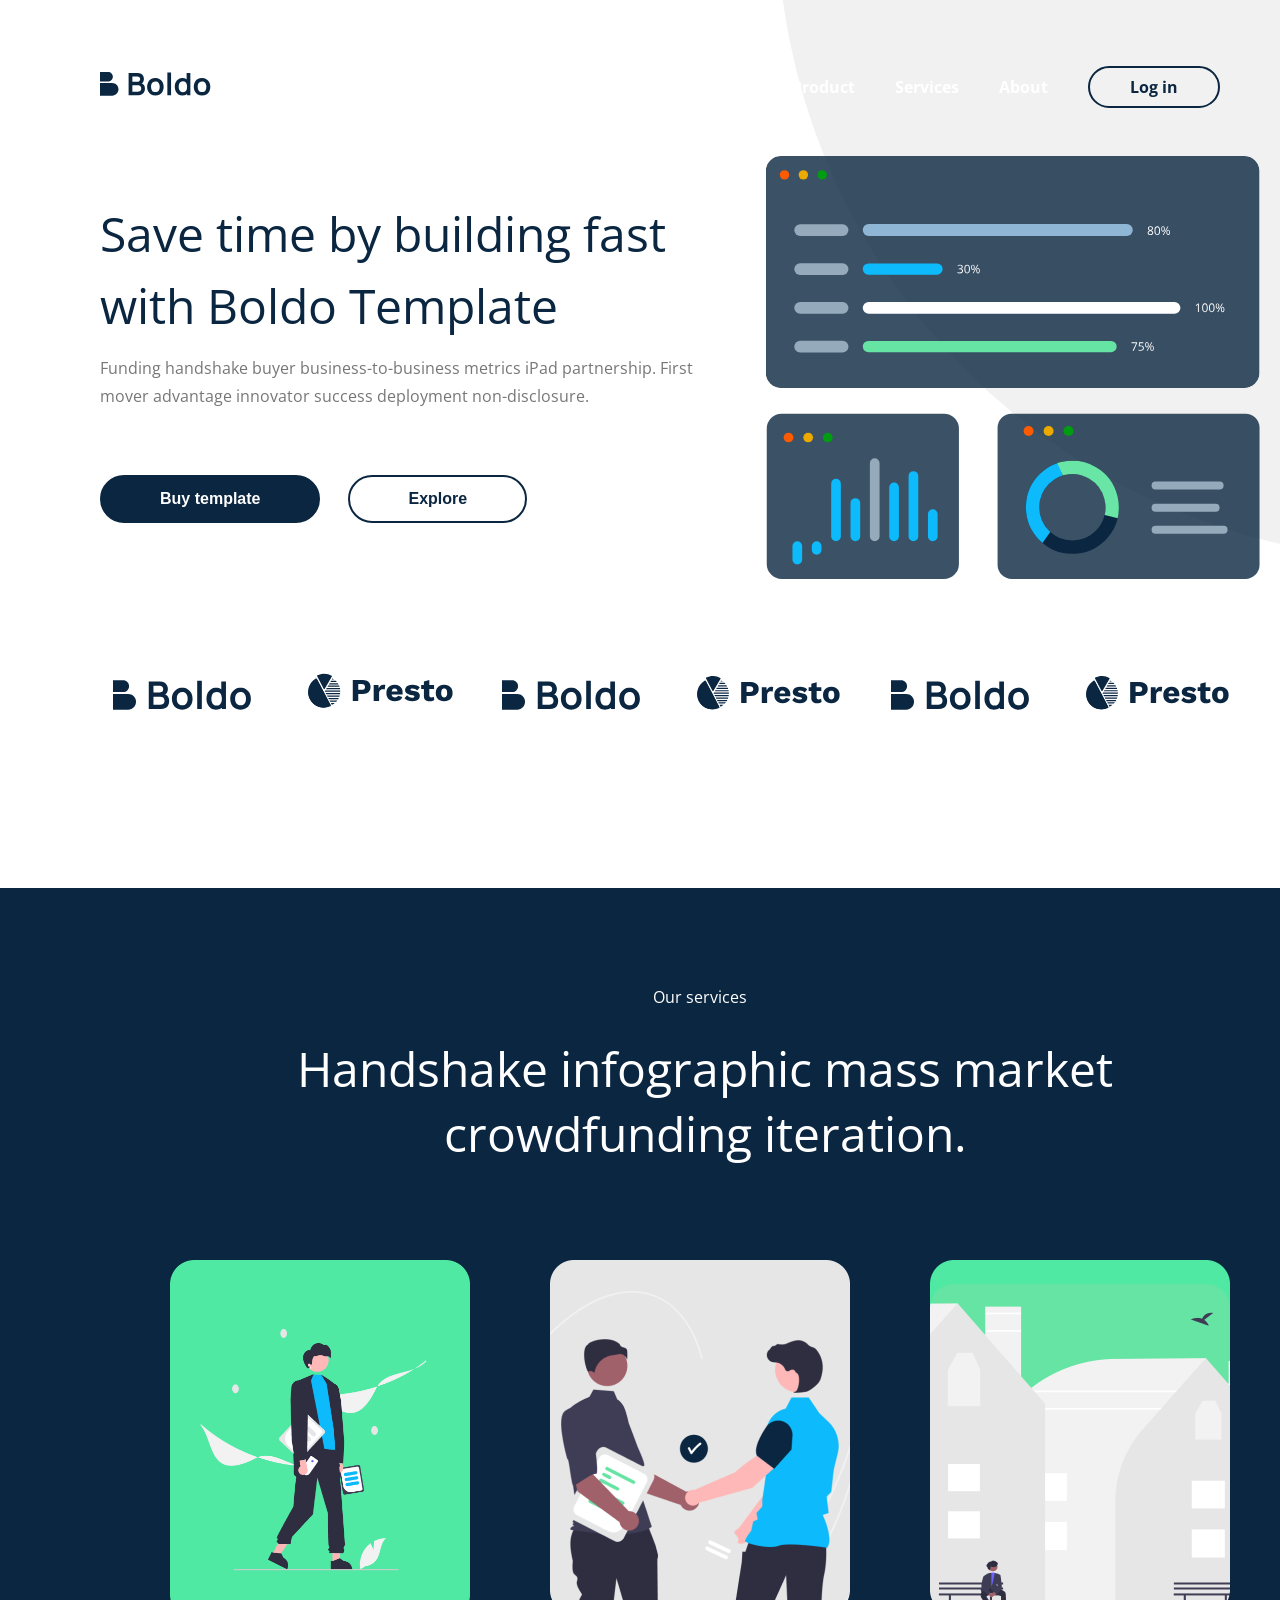
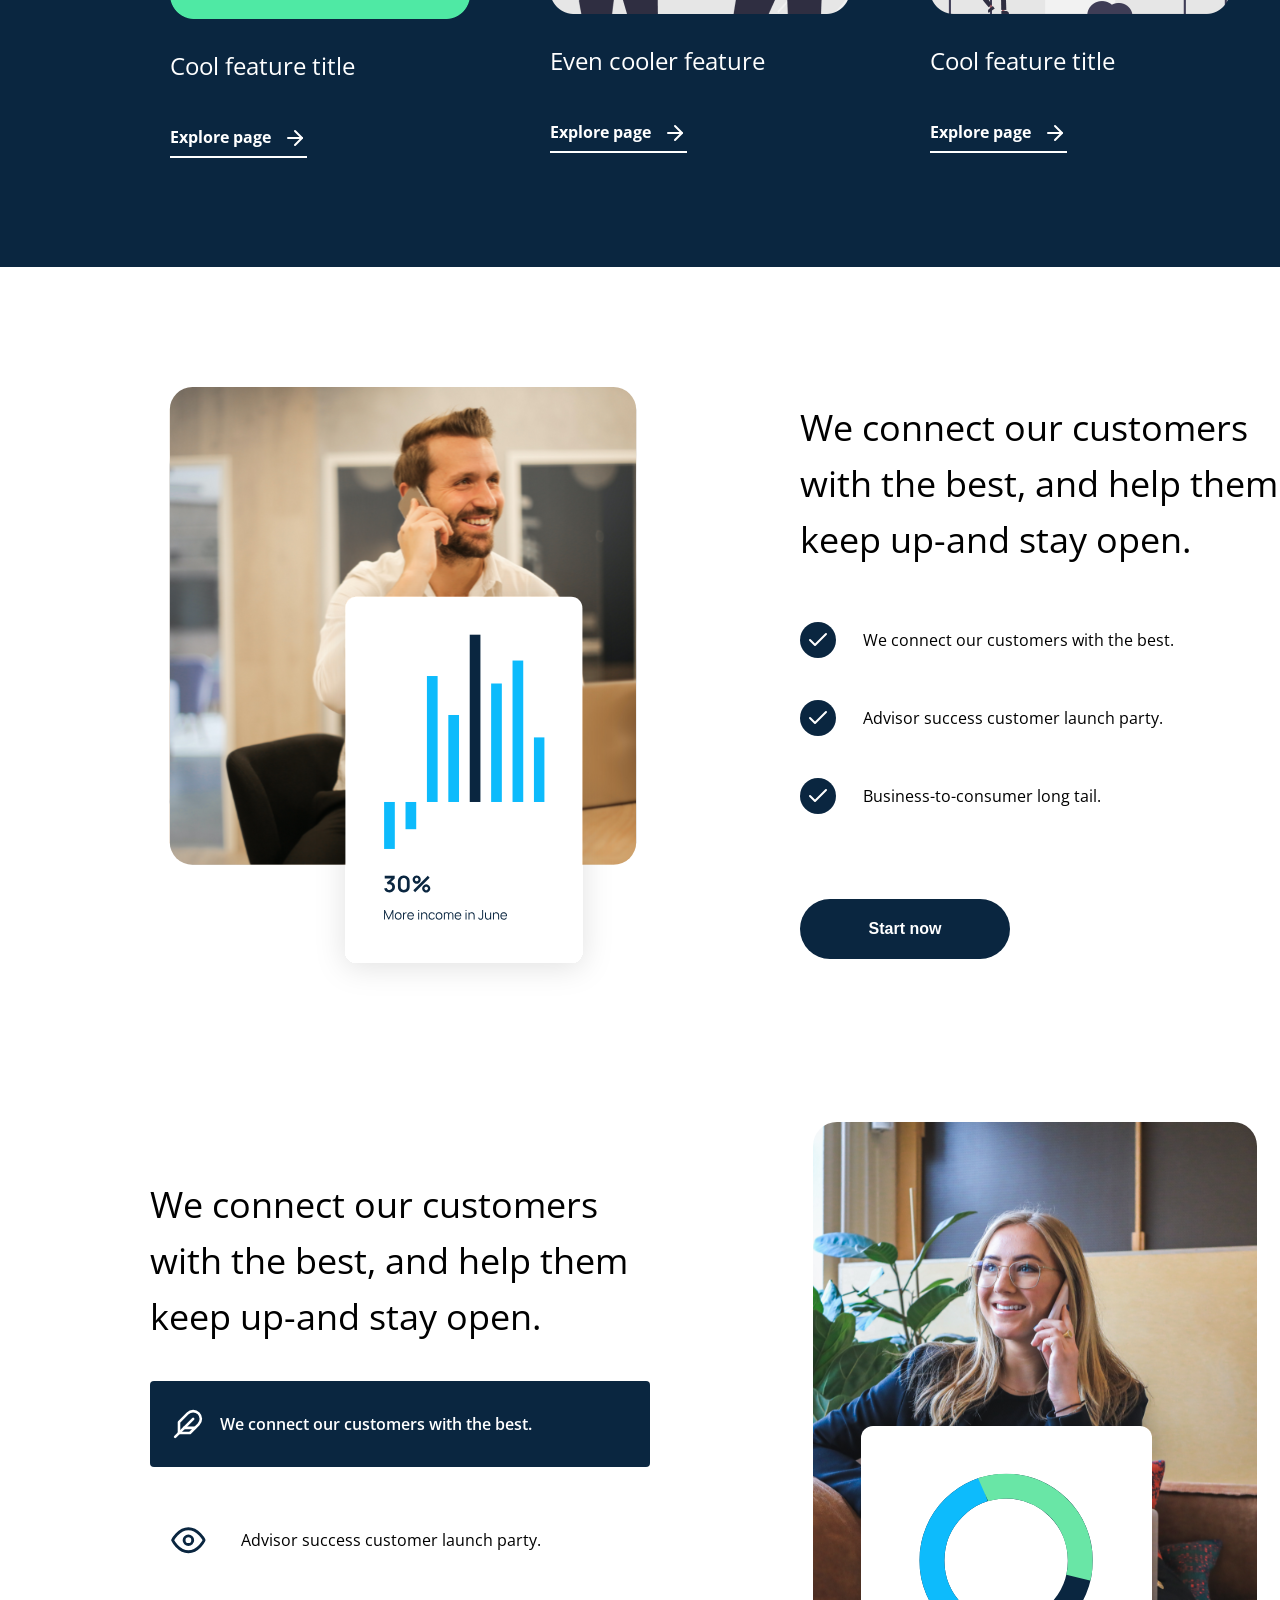
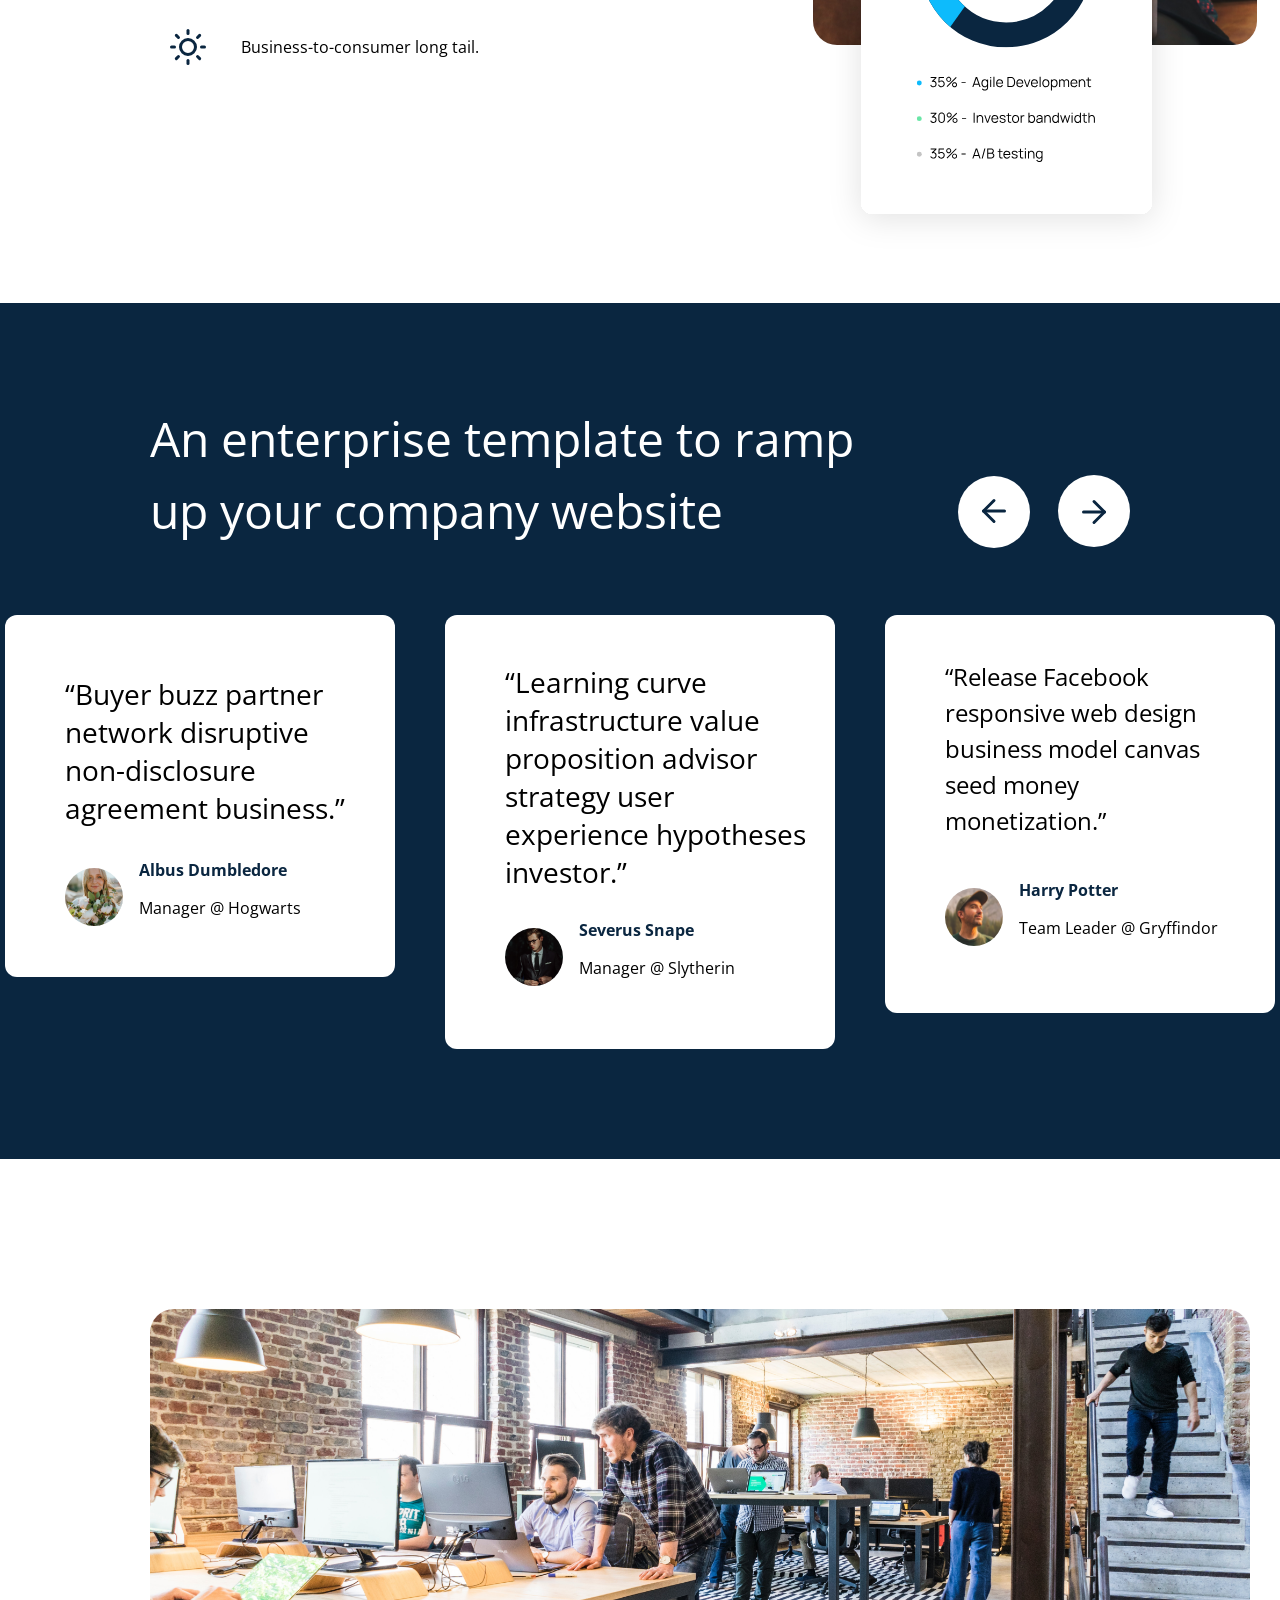
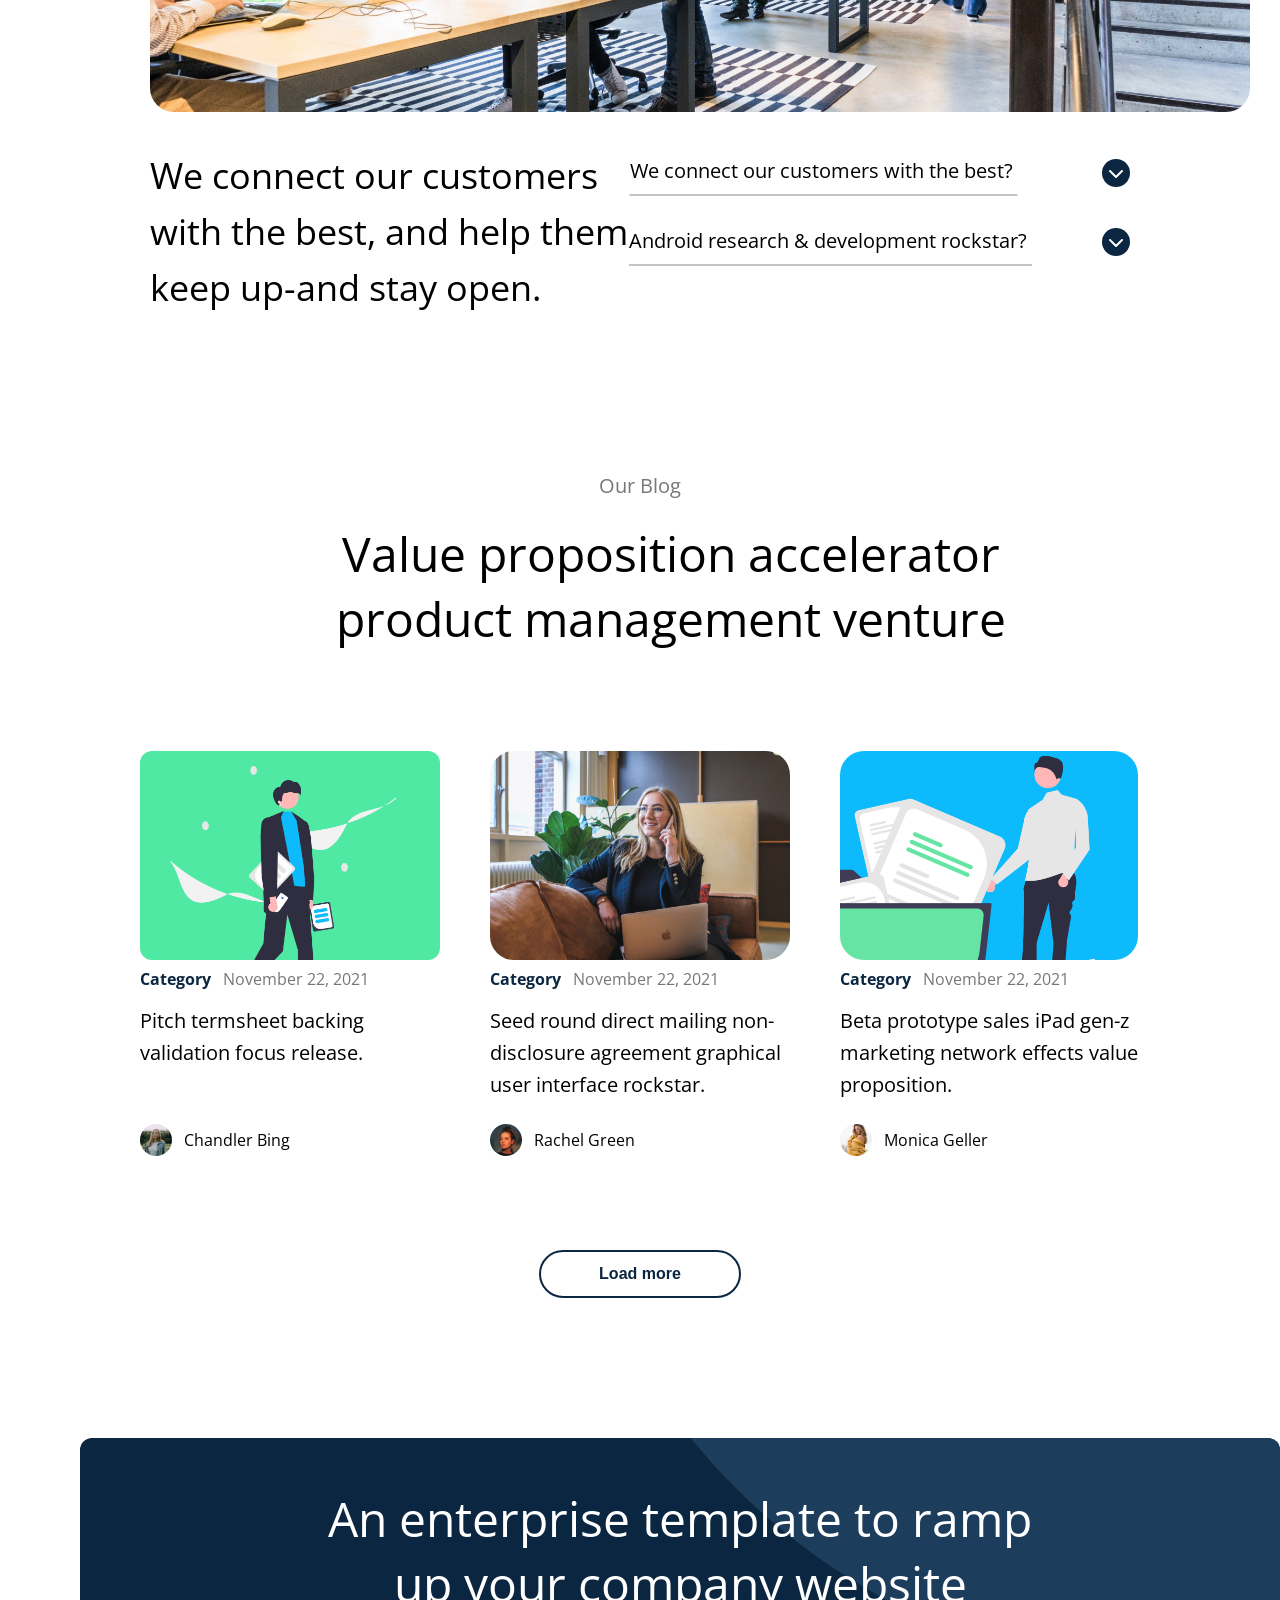
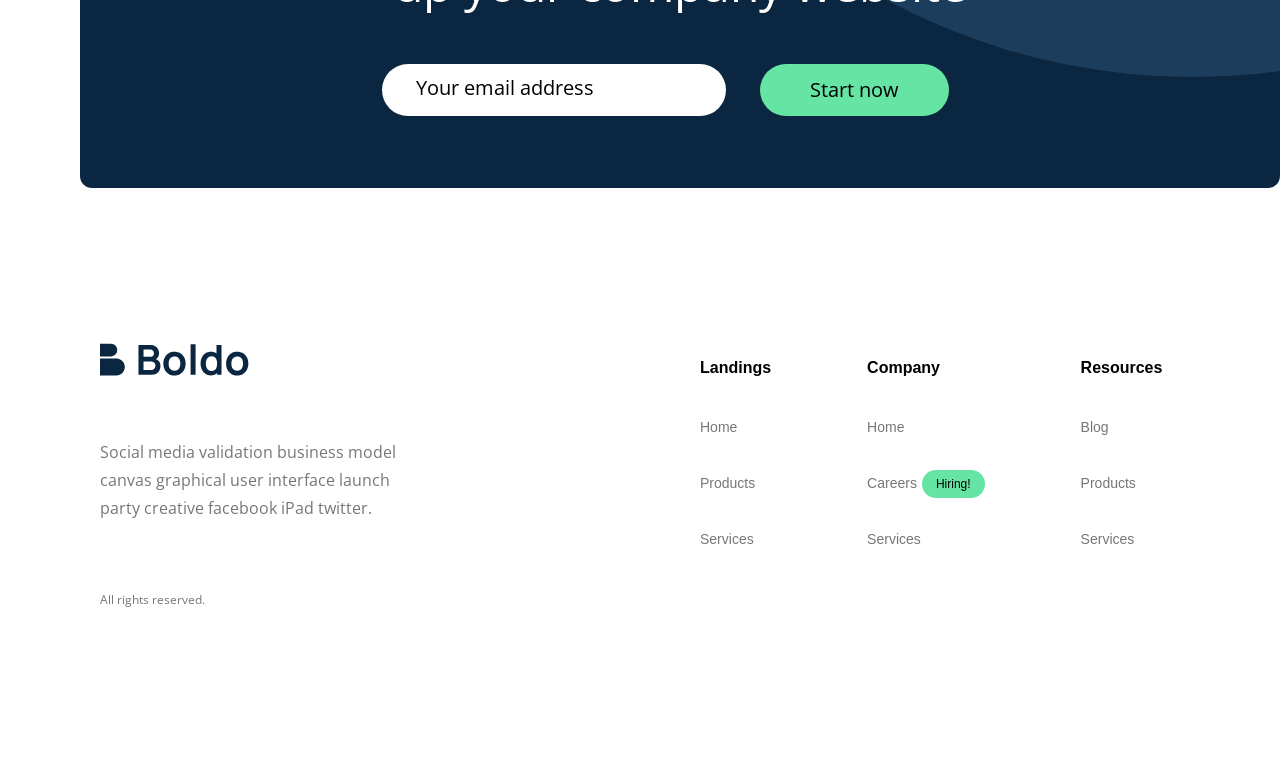
<file: homepage-v2.html>
<!DOCTYPE html>
<html lang="en">
  <head>
    <meta charset="UTF-8">
    <meta name="viewport" content="width=device-width, initial-scale=1.0">
    <title>Boldo Homepage V2</title>
    <link rel="stylesheet" href="homepage-v2.css">
    <link rel="stylesheet"
      href="https://fonts.googleapis.com/css2?family=Material+Symbols+Outlined:opsz,wght,FILL,GRAD@24,400,0,0&icon_names=arrow_forward" />
  </head>
  <body>
    <!-- Page 1 -->
    <header>
      <div class="header-circle"></div>

      <div class="logo">
        <img src="homepage-v2-imgs/boldo-logo.svg" alt="logo">
      </div>
      <nav>
        <ul>
          <li id="one"><a href="#">Product</a></li>
          <li id="two"><a href="blog.html">Services</a></li>
          <li id="three"><a href="about-v2.html">About</a></li>
          <li class="button-log-in">Log in</li>
        </ul>
      </nav>
    </header>

    <div>
      <div>
        <p class="title">Save time by building fast with Boldo Template</p>
        <p class="subtitle">Funding handshake buyer business-to-business metrics
          iPad partnership.
          First mover advantage innovator success deployment non-disclosure.</p>
      </div>

      <div class="stats-container">
        <img src="homepage-v2-imgs/stats.svg" alt="Dashboard Image">
      </div>

      <div id="button-container">
        <button class="button-template">
          Buy template
        </button>
        <button class="button-explore">
          Explore
        </button>
      </div>

      <div class="logo-container">
        <div class="logo">
          <img src="homepage-v2-imgs/boldo-logo.svg" class="logo-img">
        </div>

        <div class="logo">
          <img src="homepage-v2-imgs/presto-logo.svg" class="logo-img2">
        </div>

        <div class="logo">
          <img id="boldo" src="homepage-v2-imgs/boldo-logo.svg"
            class="logo-img">
        </div>

        <div class="logo">
          <img id="presto" src="homepage-v2-imgs/presto-logo.svg"
            class="logo-img">
        </div>

        <div class="logo">
          <img id="boldo" src="homepage-v2-imgs/boldo-logo.svg"
            class="logo-img">
        </div>

        <div class="logo">
          <img id="presto" src="homepage-v2-imgs/presto-logo.svg"
            class="logo-img">
        </div>
      </div>
    </div>
    <!-- Page 2 -->
    <div class="services-container">
      <div>
        <p class="para1">Our services</p>
        <p class="para2">Handshake infographic mass market crowdfunding
          iteration.</p>
      </div>

      <div class="container">
        <div class="card">
          <img src="homepage-v2-imgs/rectangle-left.png" class="card-image">
          <p class="card-title">Cool feature title</p>
          <p class="card-link">Explore page<span class="arrow">
              <img src="homepage-v2-imgs/arrow-right.svg"
                alt="arrow-right"></span></p>
        </div>
        <div class="card">
          <img src="homepage-v2-imgs/rectangle-middle.png"
            class="card-image">
          <p class="card-title">Even cooler feature</p>
          <p class="card-link">Explore page<span class="arrow">
              <img src="homepage-v2-imgs/arrow-right.svg"
                alt="arrow-right"></span></p>
        </div>
        <div class="card">
          <img src="homepage-v2-imgs/rectangle-right.png" class="card-image">
          <p class="card-title">Cool feature title</p>
          <p class="card-link">Explore page<span class="arrow">
              <img src="homepage-v2-imgs/arrow-right.svg"
                alt="arrow-right"></span></p>
        </div>
      </div>
    </div>

    <!-- Page 3 -->

    <section class="page-3-section">
      <!-- Left Content -->
      <div class="left-content">
        <img src="homepage-v2-imgs/left-pic1.svg" class="main-image">
      </div>
      <!-- Right Content -->
      <div class="right-content">
        <h2>We connect our customers with the best,
          and help them keep up-and stay open.</h2>
        <div class="checkmark-container">
          <div class="item">
            <img src="homepage-v2-imgs/correct-mark.svg" alt="checkmark">
            <p>We connect our customers with the best.</p>
          </div>
          <div class="item">
            <img src="homepage-v2-imgs/correct-mark.svg" alt="checkmark">
            <p>Advisor success customer launch party.</p>
          </div>
          <div class="item">
            <img src="homepage-v2-imgs/correct-mark.svg" alt="checkmark">
            <p>Business-to-consumer long tail.</p>
          </div>
        </div>
        <button class="start-button">Start now</button>
      </div>
    </section>

    <section class="page3-second-part">
      <!-- Left Content: Text Section -->
      <div class="text-content">
        <h2>We connect our customers with the best, and help them keep up-and
          stay open.</h2>
        <div class="list">
          <div class="navy-icon">
            <img src="homepage-v2-imgs/leaf.svg">
            <p>We connect our customers with the best.</p>
          </div>

          <div class="icon">
            <img src="homepage-v2-imgs/eye.svg">
            <p>Advisor success customer launch party.</p>
          </div>

          <div class="icon">
            <img src="homepage-v2-imgs/sun.svg">
            <p>Business-to-consumer long tail.</p>
          </div>
        </div>
      </div>
      <!-- Right Content -->
      <div class="second-image">
        <img src="homepage-v2-imgs/right-pic2.svg">
      </div>
    </section>

    <!-- Page 4 -->
    <section>
      <div class="reviews-container">
        <div>
          <p class="heading">
            An enterprise template to ramp up your company website
          </p>
        </div>

        <div class="nav-buttons">
          <img src="homepage-v2-imgs/nav-buttons.svg">
        </div>

        <div class="reviews">

          <div class="reviews-card-1">
            <p class="buyer">“Buyer buzz partner network disruptive
              non-disclosure agreement
              business.”</p>
            <div class="profile-1">
              <img src="homepage-v2-imgs/left-photo.svg" class="profile-img">
              <div class="profile-info">
                <strong>Albus Dumbledore</strong><br>
                <p>Manager @ Hogwarts</p>
              </div>
            </div>
          </div>

          <div class="reviews-card-2">
            <p class="curve">“Learning curve infrastructure value proposition
              advisor strategy
              user experience hypotheses investor.”</p>
            <div class="profile-2">
              <img src="homepage-v2-imgs/middle-photo.svg">
              <div class="profile-info">
                <strong>Severus Snape</strong><br>
                <p>Manager @ Slytherin</p>
              </div>
            </div>
          </div>

          <div class="reviews-card-3">
            <p class="facebook">“Release Facebook responsive web design business
              model canvas seed money monetization.”</p>
            <div class="profile-3">
              <img src="homepage-v2-imgs/right-photo.svg">
              <div class="profile-info">
                <strong>Harry Potter</strong><br>
                <p>Team Leader @ Gryffindor</p>
              </div>
            </div>
          </div>
        </div>
      </div>
    </section>

    <!-- Page 5 -->

    <div>
      <div class="office">
        <img src="homepage-v2-imgs/office.svg">
      </div>
      <div class="connect">
        <p>We connect our customers with the best, and help them keep up-and
          stay open.</p>
      </div>
      <div class="dropdown">
        <div>
          <p>We connect our customers with the best?
            <img class="icon1" src="homepage-v2-imgs/dropdown.svg">
          </p>
        </div>
        <div>
          <p>Android research & development rockstar?
            <img class="icon2" src="homepage-v2-imgs/dropdown.svg">
          </p>
        </div>
      </div>

      <div class="blog">
        <p>Our Blog</p>
        <h3 class="value">Value proposition accelerator product management
          venture</h3>
      </div>
    </div>

    <div class="card-group">
      <div>
        <div>
          <img src="homepage-v2-imgs/rectangle-left.svg">
          <div class="title-container">
            <p class="title1">Category</p>
            <p class="date">November 22, 2021</p>
          </div>
          <p class="content">Pitch termsheet backing
            validation focus release.</p>
        </div>
        <div class="author-info">
          <img src="homepage-v2-imgs/profile-picture-left.svg">
          <p>Chandler Bing</p>
        </div>
      </div>

      <div>
        <div>
          <img src="homepage-v2-imgs/rectangle-middle.svg">
          <div class="title-container">
            <p class="title1">Category</p>
            <p class="date">November 22, 2021</p>
          </div>
          <p class="content">Seed round direct mailing non-disclosure agreement
            graphical user interface rockstar.</p>
        </div>
        <div class="author-info">
          <img src="homepage-v2-imgs/profile-picture-middle.svg">
          <p>Rachel Green</p>
        </div>
      </div>

      <div>
        <div>
          <img src="homepage-v2-imgs/rectangle-right.svg">
          <div class="title-container">
            <p class="title1">Category</p>
            <p class="date">November 22, 2021</p>
          </div>
          <p class="content">Beta prototype sales iPad gen-z marketing network
            effects value proposition.</p>
        </div>
        <div class="author-info">
          <img src="homepage-v2-imgs/profile-picture-right.svg">
          <p>Monica Geller</p>
        </div>
      </div>
    </div>

    <div class="button-container">
      <button class="button-load-more">Load more</button>
    </div>

    <!-- Page 6 -->

    <div class="enterprise-container">
      <div class="gray-circle"></div>
      <div class="enterprise-content">
        <p>An enterprise template to ramp up your company website</p>
        <div class="email">
          <input type="email" placeholder="Your email address">
          <button>Start now</button>
        </div>
      </div>
    </div>

    <footer class="footer">
      <div class="footer-left">
        <img src="homepage-v2-imgs/boldo-logo.svg" class="logo">
        <p class="description">
          Social media validation business
          model canvas graphical user interface launch
          party creative facebook iPad twitter.
        </p>
        <p class="copyright">All rights reserved.</p>
      </div>

      <div class="footer-links">
        <div class="column">
          <h4>Landings</h4>
          <a href="#">Home</a>
          <a href="#">Products</a>
          <a href="#">Services</a>
        </div>
        <div class="column">
          <h4>Company</h4>
          <a href="#">Home</a>
          <a href="#">Careers<span class="hiring">Hiring!</span></a>
          <a href="#">Services</a>
        </div>
        <div class="column">
          <h4>Resources</h4>
          <a href="#">Blog</a>
          <a href="#">Products</a>
          <a href="#">Services</a>
        </div>
      </div>
    </footer>
  </body>
</html>
</file>
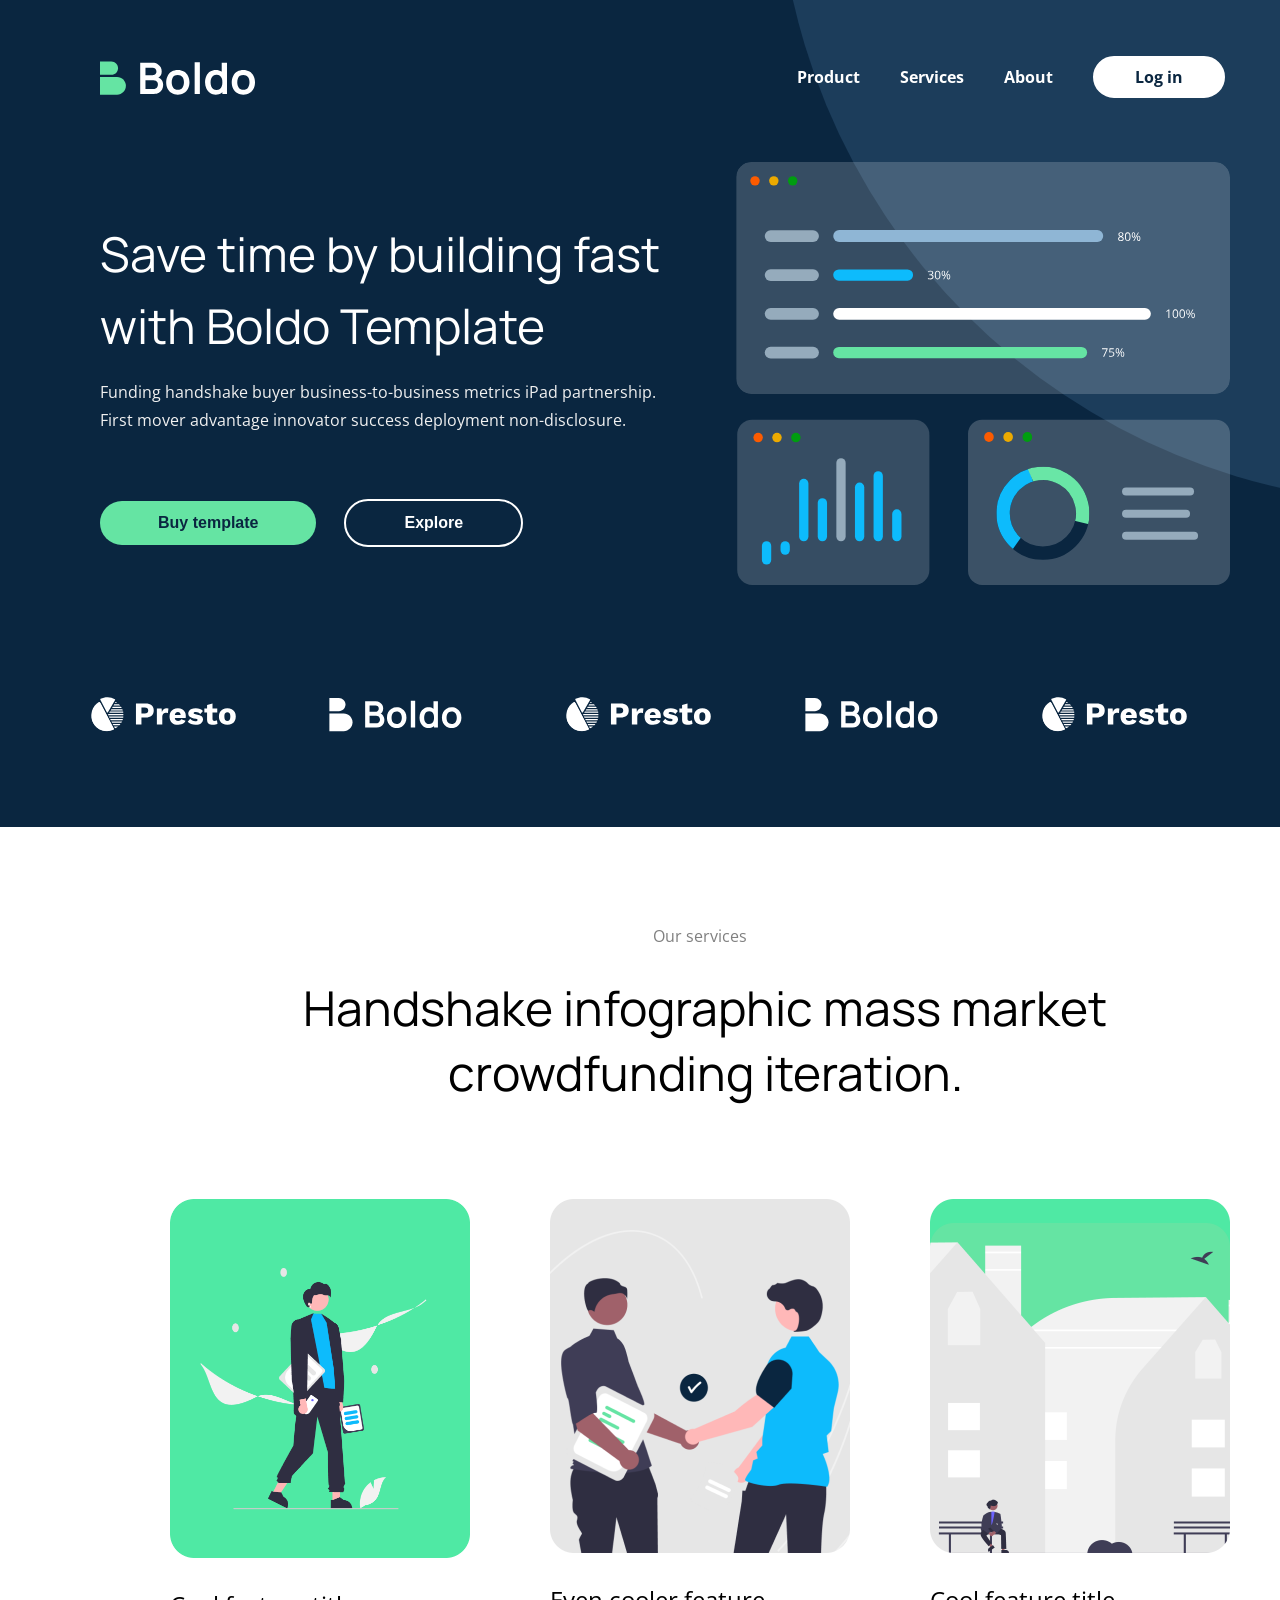
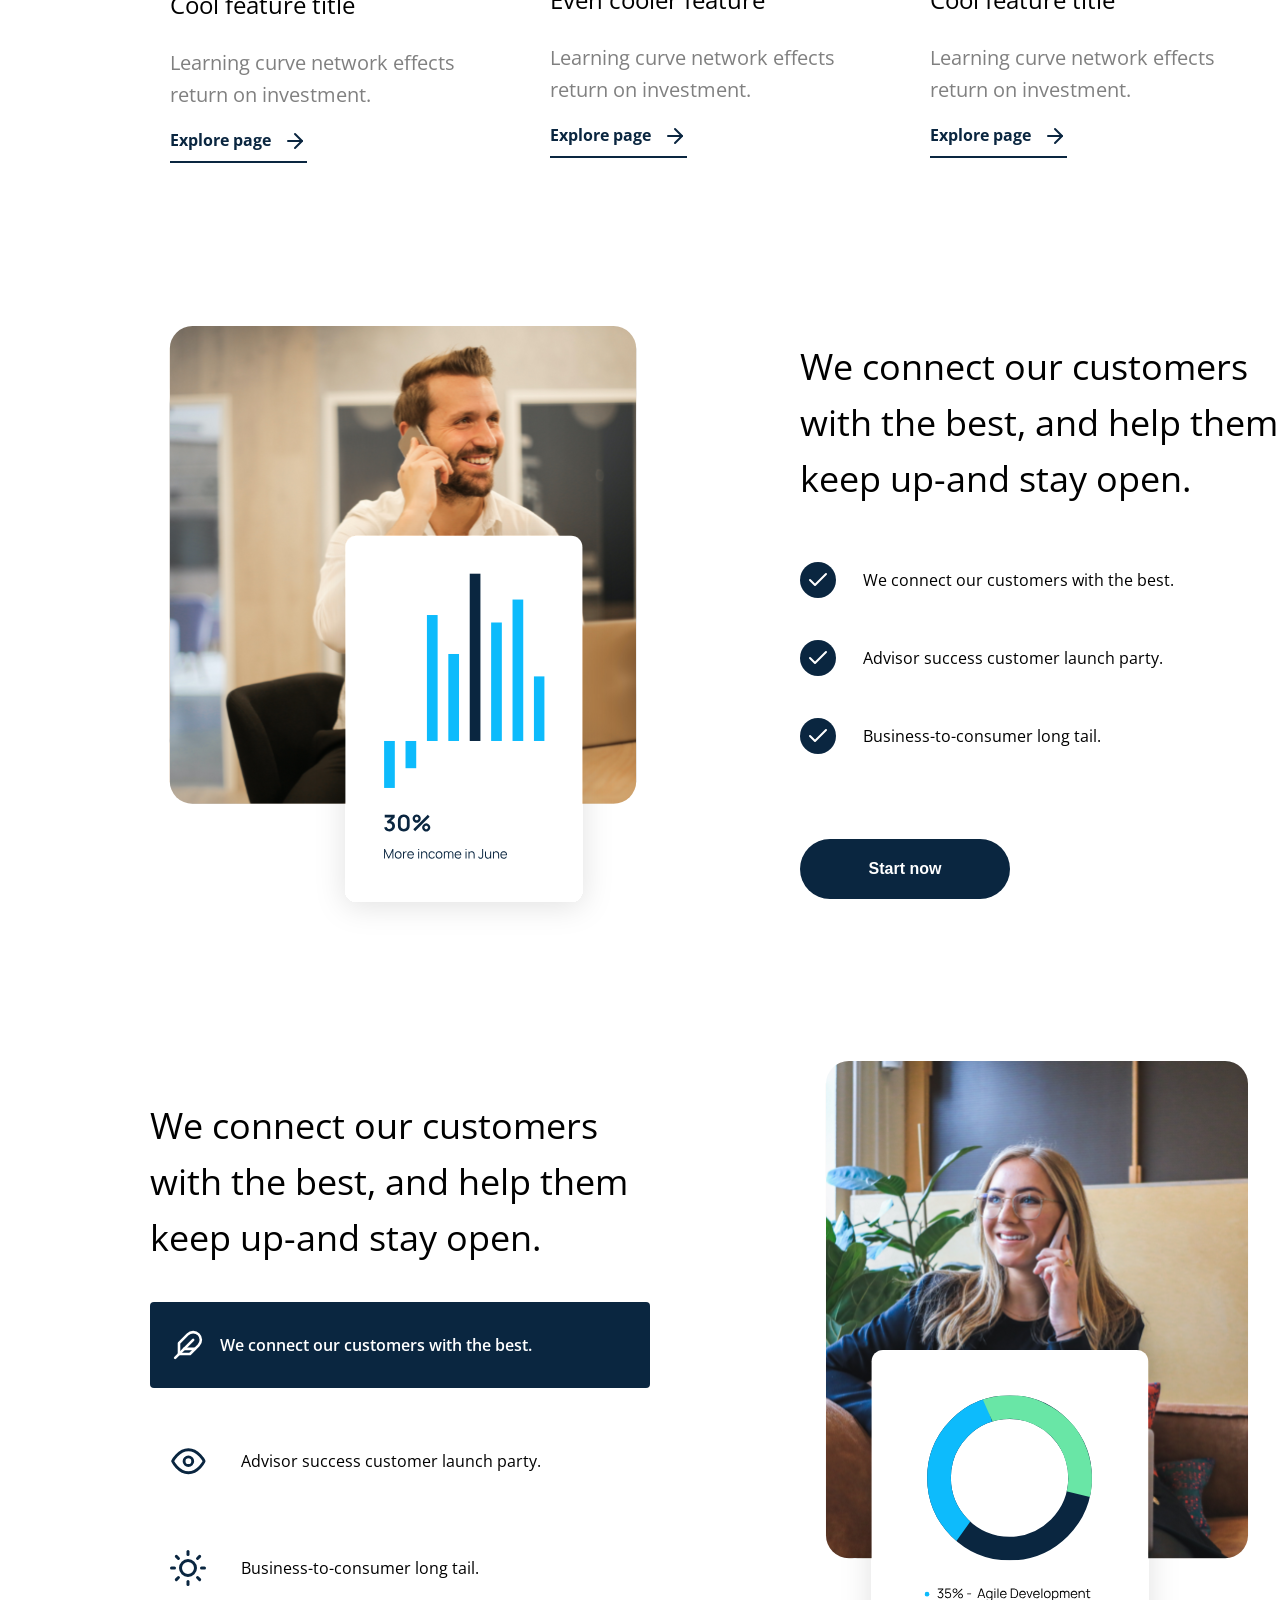
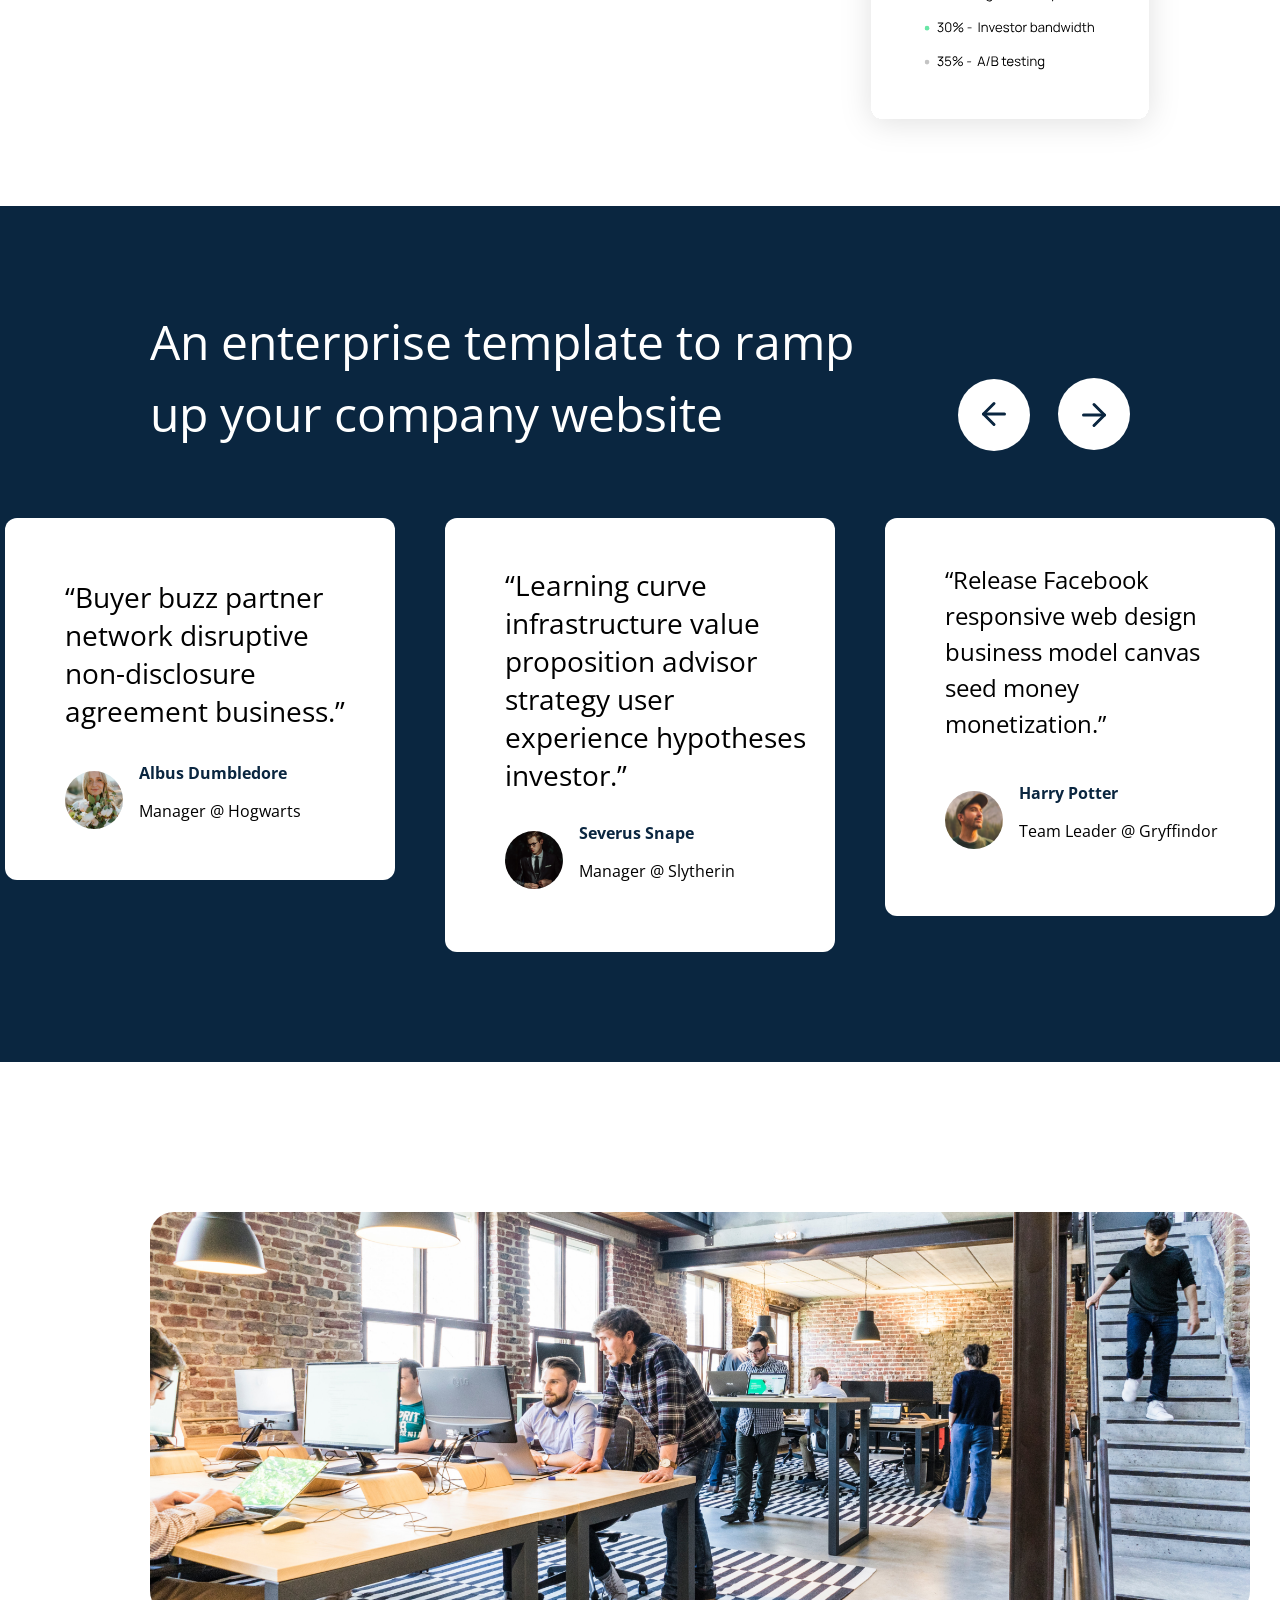
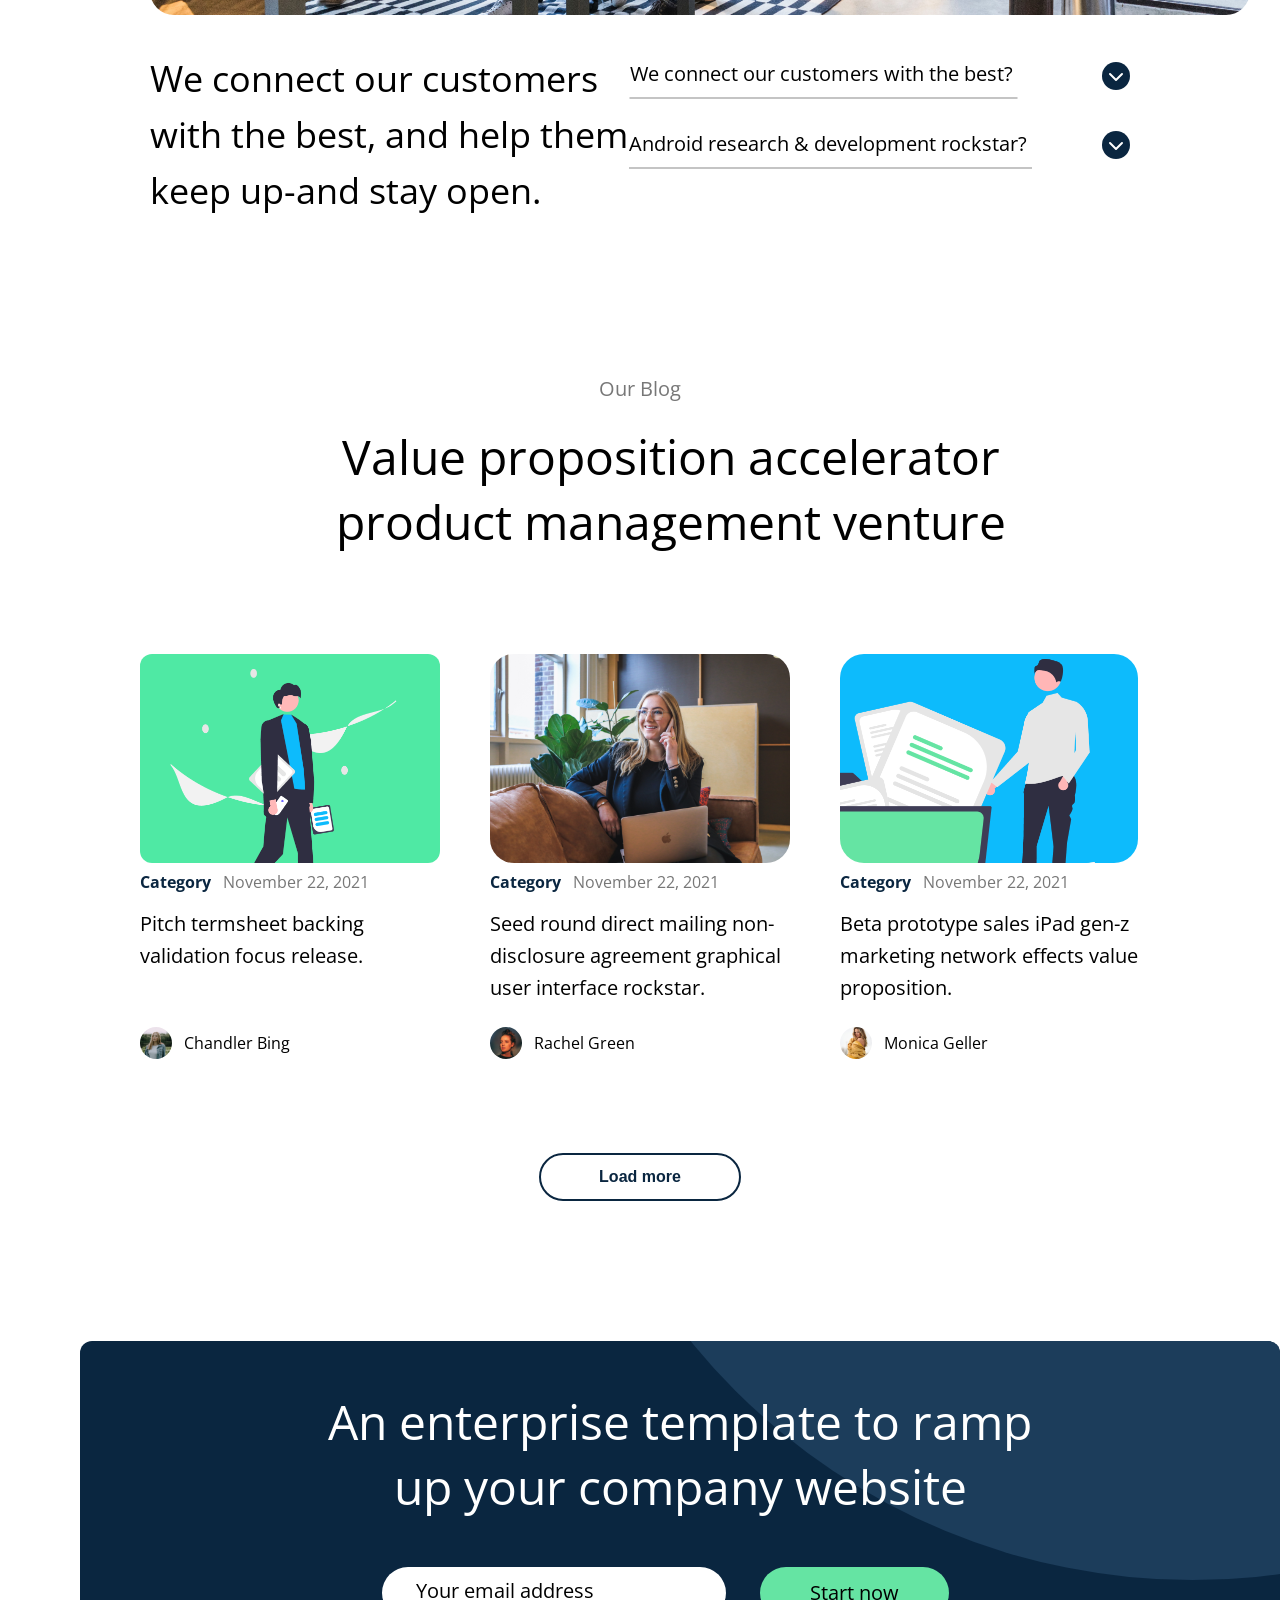
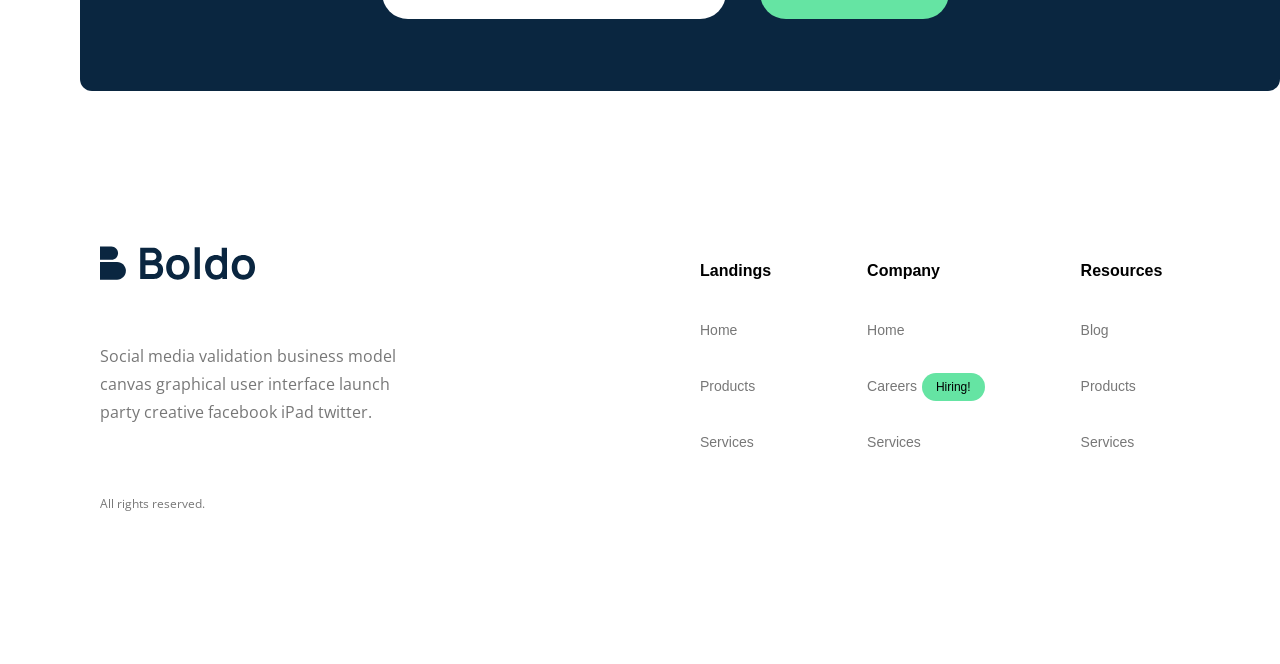
<file: homepage.html>
<!DOCTYPE html>
<html lang="en">
  <head>
    <meta charset="UTF-8">
    <meta name="viewport" content="width=device-width, initial-scale=1.0">
    <title>Boldo Homepage V2</title>
    <link rel="stylesheet" href="homepage.css">
  </head>
  <body>

    <!-- Page 1 -->

    <div class="first-page">
      <header>
        <div class="header-circle"></div>

        <div class="logo">
          <img src="homepage-imgs/boldo-logo2.svg" alt="logo">
        </div>
        <nav>
          <ul>
            <li>Product</li>
            <li>Services</li>
            <li>About</li>
            <li class="button-log-in">Log in</li>
          </ul>
        </nav>
      </header>

      <div>
        <div>
          <p class="title">Save time by building fast with Boldo Template</p>
          <p class="subtitle">Funding handshake buyer business-to-business
            metrics
            iPad partnership.
            First mover advantage innovator success deployment
            non-disclosure.</p>
        </div>

        <div class="stats-container">
          <img src="homepage-imgs/stats.svg" alt="Dashboard Image">
        </div>

        <div>
          <button class="button-template">
            Buy template
          </button>
          <button class="button-explore">
            Explore
          </button>
        </div>

        <div class="logo-container">
          <div class="logo">
            <img src="homepage-imgs/boldo.svg" class="logo-img">
          </div>

          <div class="logo">
            <img src="homepage-imgs/presto.svg" class="logo-img">
          </div>

          <div class="logo">
            <img src="homepage-imgs/boldo.svg" class="logo-img">
          </div>

          <div class="logo">
            <img src="homepage-imgs/presto.svg" class="logo-img">
          </div>

          <div class="logo">
            <img src="homepage-imgs/boldo.svg" class="logo-img">
          </div>
        </div>
      </div>
    </div>

    <!-- Page 2 -->

    <div class="services-container">
      <div>
        <p>Our services</p>
        <p class="para1">Handshake infographic mass market crowdfunding
          iteration.</p>
      </div>

      <div class="container">
        <div class="card">
          <img src="homepage-imgs/rectangle-left.png" class="card-image">
          <p class="card-title">Cool feature title</p>
          <p class="card-subtitle">Learning curve network effects
            return on investment.</p>
          <p class="card-link">Explore page
              <img class="arrow" src="homepage-imgs/arrow-right.svg"></p>
        </div>

        <div class="card">
          <img src="homepage-imgs/rectangle-middle.png"
            class="card-image">
          <p class="card-title">Even cooler feature</p>
          <p class="card-subtitle">Learning curve network effects
            return on investment.</p>
          <p class="card-link">Explore page
              <img class="arrow" src="homepage-imgs/arrow-right.svg"></p>
        </div>

        <div class="card">
          <img src="homepage-imgs/rectangle-right.png" class="card-image">
          <p class="card-title">Cool feature title</p>
          <p class="card-subtitle">Learning curve network effects
            return on investment.</p>
          <p class="card-link">Explore page
            <img class="arrow" src="homepage-imgs/arrow-right.svg"></p>
        </div>
      </div>
    </div>

    <!-- Page 3 -->

    <section class="page-3-section">
      <!-- Left Content -->
      <div class="left-content">
        <img src="homepage-imgs/left-pic1.svg" class="main-image">
      </div>
      <!-- Right Content -->
      <div class="right-content">
        <h2>We connect our customers with the best,
          and help them keep up-and stay open.</h2>
        <div class="checkmark-container">
          <div class="item">
            <img src="homepage-imgs/correct-mark.svg" alt="checkmark">
            <p>We connect our customers with the best.</p>
          </div>
          <div class="item">
            <img src="homepage-imgs/correct-mark.svg" alt="checkmark">
            <p>Advisor success customer launch party.</p>
          </div>
          <div class="item">
            <img src="homepage-imgs/correct-mark.svg" alt="checkmark">
            <p>Business-to-consumer long tail.</p>
          </div>
        </div>
        <button class="start-button">Start now</button>

      </div>
    </section>

    <section class="page3-second-part">
      <!-- Left Content: Text Section -->
      <div class="text-content">
        <h2>We connect our customers with the best, and help them keep up-and
          stay open.</h2>
        <div class="list">
          <div class="navy-icon">
            <img src="homepage-imgs/leaf.svg">
            <p>We connect our customers with the best.</p>
          </div>

          <div class="icon">
            <img src="homepage-imgs/eye.svg">
            <p>Advisor success customer launch party.</p>
          </div>

          <div class="icon">
            <img src="homepage-imgs/sun.svg">
            <p>Business-to-consumer long tail.</p>
          </div>
        </div>
      </div>
      <!-- Right Content -->
      <div class="second-image">
        <div class="left-content">
          <img src="homepage-imgs/right-pic2.svg" class="second-image-styles">
        </div>
      </div>
    </section>

    <!-- Page 4 -->
    <section>
      <div class="reviews-container">
        <div>
          <p class="heading">
            An enterprise template to ramp up your company website
          </p>
        </div>

        <div class="nav-buttons">
          <img src="homepage-imgs/nav-buttons.svg">
        </div>

        <div class="reviews">

          <div class="reviews-card-1">
            <p class="buyer">“Buyer buzz partner network disruptive
              non-disclosure agreement
              business.”</p>
            <div class="profile-1">
              <img src="homepage-imgs/left-photo.svg" class="profile-img">
              <div class="profile-info">
                <strong>Albus Dumbledore</strong><br>
                <p>Manager @ Hogwarts</p>
              </div>
            </div>
          </div>

          <div class="reviews-card-2">
            <p class="curve">“Learning curve infrastructure value proposition
              advisor strategy
              user experience hypotheses investor.”</p>
            <div class="profile-2">
              <img src="homepage-imgs/middle-photo.svg">
              <div class="profile-info">
                <strong>Severus Snape</strong><br>
                <p>Manager @ Slytherin</p>
              </div>
            </div>
          </div>

          <div class="reviews-card-3">
            <p class="facebook">“Release Facebook responsive web design business
              model canvas seed money monetization.”</p>
            <div class="profile-3">
              <img src="homepage-imgs/right-photo.svg">
              <div class="profile-info">
                <strong>Harry Potter</strong><br>
                <p>Team Leader @ Gryffindor</p>
              </div>
            </div>
          </div>
        </div>
      </div>
    </section>

    <!-- Page 5 -->

    <div>
      <div class="office">
        <img src="homepage-imgs/office.svg">
      </div>
      <div class="connect">
        <p>We connect our customers with the best, and help them keep up-and
          stay open.</p>
      </div>
      <div class="dropdown">
        <div>
          <p>We connect our customers with the best?
            <img class="icon1" src="homepage-imgs/dropdown.svg">
          </p>
        </div>
        <div>
          <p>Android research & development rockstar?
            <img class="icon2" src="homepage-imgs/dropdown.svg">
          </p>
        </div>
      </div>

      <div class="blog">
        <p>Our Blog</p>
        <h3 class="value">Value proposition accelerator product management
          venture</h3>
      </div>
    </div>

    <div class="card-group">
      <div>
        <div>
          <img src="homepage-imgs/rectangle-left.svg">
          <div class="title-container">
            <p class="title1">Category</p>
            <p class="date">November 22, 2021</p>
          </div>
          <p class="content">Pitch termsheet backing
            validation focus release.</p>
        </div>
        <div class="author-info">
          <img src="homepage-imgs/profile-picture-left.svg">
          <p>Chandler Bing</p>
        </div>
      </div>

      <div>
        <div>
          <img src="homepage-imgs/rectangle-middle.svg">
          <div class="title-container">
            <p class="title1">Category</p>
            <p class="date">November 22, 2021</p>
          </div>
          <p class="content">Seed round direct mailing non-disclosure agreement
            graphical user interface rockstar.</p>
        </div>
        <div class="author-info">
          <img src="homepage-imgs/profile-picture-middle.svg">
          <p>Rachel Green</p>
        </div>
      </div>

      <div>
        <div>
          <img src="homepage-imgs/rectangle-right.svg">
          <div class="title-container">
            <p class="title1">Category</p>
            <p class="date">November 22, 2021</p>
          </div>
          <p class="content">Beta prototype sales iPad gen-z marketing network
            effects value proposition.</p>
        </div>
        <div class="author-info">
          <img src="homepage-imgs/profile-picture-right.svg">
          <p>Monica Geller</p>
        </div>
      </div>
    </div>

    <div class="button-container">
      <button class="button-load-more">Load more</button>
    </div>

    <!-- Page 6 -->

    <div class="enterprise-container">
      <div class="gray-circle"></div>
      <div class="enterprise-content">
        <p>An enterprise template to ramp up your company website</p>
        <div class="email">
          <input type="email" placeholder="Your email address">
          <button>Start now</button>
        </div>
      </div>
    </div>

    <footer class="footer">
      <div class="footer-left">
        <img src="homepage-imgs/boldo-logo.svg" class="footer-logo">
        <p class="description">
          Social media validation business
          model canvas graphical user interface launch
          party creative facebook iPad twitter.
        </p>
        <p class="copyright">All rights reserved.</p>
      </div>

      <div class="footer-links">
        <div class="column">
          <h4>Landings</h4>
          <a href="#">Home</a>
          <a href="#">Products</a>
          <a href="#">Services</a>
        </div>
        <div class="column">
          <h4>Company</h4>
          <a href="#">Home</a>
          <a href="#">Careers<span class="hiring">Hiring!</span></a>
          <a href="#">Services</a>
        </div>
        <div class="column">
          <h4>Resources</h4>
          <a href="#">Blog</a>
          <a href="#">Products</a>
          <a href="#">Services</a>
        </div>
      </div>
    </footer>
  </body>
</html>
</file>
<file: index.css>
/* General CSS */

@import url('https://fonts.googleapis.com/css2?family=Open+Sans:wght@400;700&display=swap');
@import url('https://fonts.googleapis.com/css2?family=Manrope:wght@300;400;500;600;700;800&display=swap');

body {
  margin: 0;
  font-family: "Open sans";
  overflow-x: hidden;
  position: relative;
  z-index: 0;
}

/* Page 1 */

a {
  text-decoration: none;
  color: rgba(10, 38, 64, 1);
}

.first-page {
  background-color: rgb(10, 38, 64);
  position: relative;
  z-index: 1;
}

.header-circle {
  position: absolute;
  background-color: rgba(28, 61, 91, 1);
  width: 1293px;
  height: 1293px;
  top: -789px;
  left: 777px;  
  border-radius: 50%;
  z-index: -1;
}

header {
  display: flex;
  justify-content: space-between;
  align-items: center;
  padding: 56px 15px 0 0 ;
}

header .logo {
  display: flex;
  padding-left: 100px;
  align-items: center;
}

header nav {
  display: flex;
  align-items: center;
}

header nav ul {
  display: flex;
  list-style: none;
  justify-content: center;
  align-items: center;
  margin: 0;
  padding: 0;
}

header nav li {
  cursor: pointer;
  text-decoration: none;
  cursor: pointer;
  color: white;
  font-weight: bold;
  margin-right: 40px;
}

.stats-container {
  display: flex;
  position: absolute;
  top: 162px;
  right: 50px;
}

header .button-log-in {
  padding-inline: 40px;
  padding-block: 8px;
  border-radius: 24px;
  border: 2px solid white;
  background-color: white;
  color: rgba(10, 38, 64, 1);
  font-weight: bold;
  cursor: pointer;
  text-align: center;
  font-size: 16px;
  transition: 0.15s ease;
}

header .button-log-in:hover {
  background-color: rgb(10, 38, 64);
  color: white;
}

.title {
  margin-top: 120px;
  margin-bottom: 0;
  margin-left: 100px;
  font-family: "Manrope";
  font-weight: 400;
  font-size: 48px;
  line-height: 72px;
  width: 567px;
  color: white;
}

.subtitle {
  margin-top: 16px;
  margin-left: 100px;
  color: rgba(241, 241, 241, 1);
  width: 567px;
  font-family: "Open Sans";
  font-weight: 400;
  font-size: 16px;
  line-height: 28px;  
}

.button-template {
  margin-top: 40px;
  margin-left: 100px;
  padding-inline: 58px;
  padding-block: 13px;
  border-radius: 56px;
  border: none;
  background-color: rgba(101, 228, 163, 1);
  color: rgba(10, 38, 64, 1);
  font-weight: bold;
  cursor: pointer;
  text-align: center;
  font-size: 16px;
  transition: 0.15s ease;
}

.button-template:hover {
  background-color: white;
  color: black;
  font-weight: bold;
}

.button-explore {
  margin-top: 49px;
  margin-left: 24px;
  padding-inline: 58px;
  padding-block: 13px;
  border-radius: 56px;
  border: 2px solid white;
  background-color: rgb(10, 38, 64);
  color: white;
  font-weight: bold;
  cursor: pointer;
  text-align: center;
  font-size: 16px;
  transition: 0.15s ease;
}

.button-explore:hover {
  background-color: white;
  color: rgb(10, 38, 64);
  font-weight: bold;
}

.logo-container {
  display: flex;
  justify-content: space-evenly;
  margin-top: 150px;
  margin-left: 0;
  padding-bottom: 87.18px;
}

.logo-img {
  justify-content: center;
  align-items: center;
}

/* Page 2 */

.services-container {
  text-align: center;
  width: 1400px;
  height: 801px;
  justify-content: center;
  padding-top: 82px;
  padding-bottom: 96px;
  color: gray;
}

.para1 {
  font-family: "Manrope";
  font-weight: 400;
  padding-top: 12px;
  font-size: 48px;
  width: 842px;
  height: 144px;
  margin-top: 12px;
  margin-left: 284px;
  margin-bottom: 0;
  color: black;
}

.container {
  display: flex;
  justify-content: center;
  gap: 20px;
  padding: 50px;
}

.card {
  border-radius: 16px;
  padding: 30px;
  text-align: left;
  width: 300px;
}

.card-link {
  display: inline-flex;
  align-items: center;
  gap: 12px;
  font-weight: bold;
  color: rgb(10, 38, 64);
  position: relative;
  text-decoration: none;
  padding-bottom: 8px;
  border-bottom: 2px solid rgba(10, 38, 64, 1);
}

.arrow {
  vertical-align: middle;
}

.card-title {
  color: black;
  margin-top: 24px;
  font-size: 24px;
  font-weight: 400;
  line-height: 36px;
  text-align: left;
}

.card-subtitle {
  margin: 0;
  font-family: "Open Sans";
  font-weight: 400;
  font-size: 20px;
  line-height: 32px;    
}

.card-image {
  width: 100%;
  border-radius: 12px;
}

/* Page 3 */

.page-3-section {
  margin: 0;
  padding: 0;
  display: flex;
  justify-content: space-between;
  align-items: center;
}

.left-content {
  margin: 120px 150px 0 156px;
}

.main-image {
  width: 494px;
  height: 610px;
}

.right-content {
  display: flex;
  flex-direction: column;
  gap: 20px;
  margin-top: 60px;
  margin-right: 107px;
}


.right-content h2 {
  width: 493px;
  height: 164px;
  font-size: 36px;
  font-weight: 400;
  line-height: 56px;
  text-align: left;
}

.checkmark-container {
  display: flex;
  flex-direction: column;
  gap: 24px;
}

.item {
  display: flex;
  align-items: center;
  gap: 27px;
}

.start-button {
  padding: 12px 30px;
  background-color: rgb(10, 38, 64);
  color: white;
  border: none;
  border-radius: 56px;
  font-size: 16px;
  cursor: pointer;
  font-weight: bold;
  width: 210px;
  height: 60px;
  margin-top: 56px;
  padding: 16px 56px 16px 56px;
  transition: 0.15s ease;
}

.start-button:hover {
  background-color: white;
  color: black;
  font-weight: bold;
  border: 2px solid black;
}

/* Page 3 second part */


.page3-second-part {
  display: flex;
  flex-direction: row;
  align-items: center;
  margin: auto;
  gap: 20px;
}


.text-content {
  max-width: 480px;
  display: flex;
  flex-direction: column;
  gap: 20px;
}


.text-content h2 {
  margin-top: 0;
  margin-bottom: 20px;
  margin-left: 150px;
  width: 493px;
  height: 164px;
  font-size: 36px;
  font-weight: 400;
  line-height: 56px;
  text-align: left;
}


.text-content .list {
  display: flex;
  flex-direction: column;
  gap: 15px;
}

.list {
  margin-left: 150px;
}

.navy-icon {
  display: flex;
  align-items: center;
  gap: 14px;
  font-size: 16px;
  font-weight: 600;
  background-color: rgb(10, 38, 64);
  color: white;
  width: 480px;
  border-radius: 4px;
  padding: 16px 0px 16px 20px;
}

.navy-icon img {
  width: 36px;
  height: 36px;
}


.icon {
  display: flex;
  align-items: center;
  gap: 15px;
  font-size: 16px;
  font-weight: 400;
  width: 500px;
  height: 68px;
  background-color: white;
  margin-top: 24px;

}

.icon img {
  width: 36px;
  height: 36px;
  padding: 20px;
}

.second-image-styles {
  width: 444px;
  height: 692px;
  margin-left: 159px;
}

/* Page 4 */

.reviews-container {
  padding-bottom: 110px;
  background-color: rgba(10, 38, 64, 1);
}

.heading {
  width: 716px;
  height: 139px;
  font-size: 48px;
  font-weight: 400;
  line-height: 72px;
  color: white;
  padding-top: 100px;
  padding-left: 150px;
  margin-bottom: 73px;
}

.nav-buttons {
  float: right;
  margin-right: 150px;
  margin-top: -140px;
  cursor: pointer;
}

.reviews {
  display: flex;
  gap: 50px;
  justify-content: center;
}

.reviews-card-1 {
  display: inline-block;
  background-color: white;
  width: 350px;
  height: 322px;
  padding: 20px;
  border-radius: 12px;
}

.reviews-card-2 {
  display: inline-block;
  background-color: white;
  width: 350px;
  height: 394px;
  padding: 20px;
  border-radius: 12px;
}

.reviews-card-3 {
  display: inline-block;
  background-color: white;
  width: 350px;
  height: 358px;
  padding: 20px;
  border-radius: 12px;
}

.buyer {
  width: 300px;
  height: 144px;
  font-size: 28px;
  margin: 40px 40px 0 40px;
}

.profile-1,
.profile-2,
.profile-3 {
  display: flex;
  flex-direction: row;
  gap: 16px;
}

.profile-info strong {
  color: rgb(10, 38, 64);
}

.profile-1 {
  margin: 40px 0 0 40px;
}

.curve {
  height: 216px;
  font-size: 28px;
  margin-left: 40px;
}

.profile-2 {
  margin: 40px 0 0 40px;
}

.facebook {
  width: 270px;
  height: 180px;
  font-size: 24px;
  font-weight: 400;
  line-height: 36px;
  margin-left: 40px;
}

.profile-3 {
  margin: 40px 0 0 40px;
}

/* Page 5 */

.office {
  width: 1100px;
  height: 403px;
  margin: 150px 150px 0 150px;
}

.connect {
  width: 500px;
  height: 164px;
  font-size: 36px;
  font-weight: 400;
  line-height: 56px;
  margin-left: 150px;
}

.dropdown {
  display: flex;
  flex-direction: column;
  float: right;
  align-items: center;
  margin-right: 150px;
  margin-top: -175px;
  font-size: 20px;
  text-decoration: underline;
  text-underline-offset: 16px;
  text-decoration-color: rgba(196, 196, 196, 1);
}

.dropdown img {
  vertical-align: middle;
  position: relative;
}

.icon1 {
  margin-left: 84px;
}

.icon2 {
  margin-left: 70px;
}

.blog {
  justify-content: center;
  text-align: center
}

.blog p {
  color: rgba(119, 119, 119, 1);
  margin-top: 160px;
  margin-bottom: 0;
  font-size: 20px;
  font-weight: 400;
}

.value {
  width: 842px;
  color: black;
  font-size: 48px;
  font-weight: 400;
  margin: 22px 0 0 250px;
}

.card-group {
  display: flex;
  justify-content: center;
  gap: 50px;
  margin-top: 100px;
}

.title-container {
  display: flex;
  align-items: center;
  gap: 12px;
}

.title1 {
  color: rgba(10, 38, 64, 1);
  font-family: "Open sans";
  font-size: 16px;
  font-weight: 700;
  line-height: 28px;
  text-align: left;
  margin: 0;
}

.date {
  color: rgba(119, 119, 119, 1);
  font-family: "Open sans";
  font-size: 16px;
  font-weight: 400;
  line-height: 28px;
  text-align: left;
  margin: 0;
}

.content {
  width: 300px;
  height: 99px;
  font-family: "Open sans";
  font-size: 20px;
  font-weight: 400;
  line-height: 32px;
  text-align: left;
  margin: 12px 0 0 0;
}

.author-info {
  display: flex;
  align-items: center;
  gap: 12px;
  margin-top: 20px;
}

.author-info img {
  width: 32px;
  height: 32px;
}

.author-info p {
  font-family: "Open sans";
  font-size: 16px;
  font-weight: 400;
  line-height: 28px;
  text-align: left;
  margin: 0;
}

.button-container {
  display: flex;
  justify-content: center;
  align-items: center;
  margin-bottom: 140px;
}

.button-load-more {
  margin-top: 94px;
  padding-inline: 58px;
  padding-block: 13px;
  border-radius: 56px;
  border: 2px solid rgb(10, 38, 64);
  background-color: white;
  color: rgb(10, 38, 64);
  font-weight: bold;
  cursor: pointer;
  text-align: center;
  font-size: 16px;
  transition: 0.15s ease;
}

.button-load-more:hover {
  background-color: rgb(10, 38, 64);
  color: white;
  font-weight: bold;
}

/* Page 6 */

.enterprise-container {
  display: flex;
  justify-content: center;
  align-items: center;
  position: relative;
  background-color: rgb(10, 38, 64);
  border-radius: 12px;
  margin-top: 70px;
  margin-left: 80px;
  width: 1200px;
  height: 350px;
  overflow: hidden;
  z-index: 1;
}

.gray-circle {
  position: absolute;
  width: 1293px;
  height: 1293px;
  top: -1054px;
  left: 466px;
  background-color: rgba(28, 61, 91, 1);
  border-radius: 50%;
  z-index: -1;
}

.enterprise-content {
  color: white;
  width: 716px;
  font-size: 48px;
  font-weight: 400;
  text-align: center;
}

.email {
  display: flex;
  align-items: center;
  font-family: Arial;
  gap: 10px;
  margin-top: 48px;
  margin-bottom: 72px;
}

.email input {
  width: 340px;
  height: 50px;
  margin-left: 60px;
  border-radius: 240px;
  border: none;
}

.email input::placeholder {
  color: black;
  font-family: "Open sans";
  padding-left: 32px;
  font-size: 20px;
  font-weight: 400;
}

.email button {
  background-color: rgba(101, 228, 163, 1);
  font-family: "Open sans";
  font-size: 20px;
  font-weight: 400;
  line-height: 32px;
  text-align: center;
  border-radius: 56px;
  margin-left: 24px;
  color: black;
  border: none;
  padding: 10px 50px;
  cursor: pointer;
}

.footer {
  display: flex;
  align-items: flex-start;
  padding: 150px 179px 134px 0;
  background-color: white;
  font-family: Arial;
}

.footer-left {
  max-width: 250px;
  margin-left: 100px;
}

.footer-logo {
  margin-bottom: 15px;
}

.description {
  color: rgba(119, 119, 119, 1);
  width: 300px;
  height: 84px;
  font-family: "Open sans";
  font-size: 16px;
  font-weight: 400;
  line-height: 28px;
  text-align: left;
  margin-top: 40px;
}

.copyright {
  color: rgba(119, 119, 119, 1);
  font-family: "Open sans";
  font-size: 16px;
  font-weight: 400;
  line-height: 28px;
  text-align: left;
  margin-top: 64px;
  font-size: 12px;
}

.footer-links {
  display: flex;
  gap: 96px;
  margin-left: 350px;
}

.column {
  display: flex;
  flex-direction: column;
  gap: 32px;
}

.column h4 {
  font-size: 16px;
  font-weight: bold;
  margin-bottom: 10px;
}

.column a {
  text-decoration: none;
  color: rgba(119, 119, 119, 1);
  font-size: 14px;
  margin-bottom: 8px;
}

.column a:hover {
  color: rgb(0, 123, 255);
}

.hiring {
  width: 72px;
  height: 30px;
  padding: 7px 14px;
  margin-left: 1px;
  border-radius: 120px;
  background-color: rgba(101, 228, 163, 1);
  color: black;
  font-size: 12px;
  margin-left: 5px;
}
</file>
<file: about-v2.css>
/* ==================================
                GENERAL CSS
   ================================== */

@import url('https://fonts.googleapis.com/css2?family=Open+Sans:wght@400;700&display=swap');
@import url('https://fonts.googleapis.com/css2?family=Manrope:wght@300;400;500;600;700;800&display=swap');


/* ==================================
                PAGE 1
   ================================== */

body {
  margin: 0;
  overflow-x: hidden;
}

.first-page {
  background-color: rgba(101, 228, 163, 1);
  height: 473px;
}

a {
  text-decoration: none;
  color: rgba(10, 38, 64, 1);
}

header {
  display: flex;
  justify-content: space-between;
  align-items: center;
  padding: 56px 60px 0 100px;
  font-family: "Open sans";
}

header .logo {
  display: flex;
  width: 162px;
  height: 41px;
  margin-right: 8px;
}

header nav {
  display: flex;
  align-items: center;
}

header nav ul {
  display: flex;
  list-style: none;
  justify-content: center;
  align-items: center;
  margin: 0;
  padding: 0;
}

header nav li {
  cursor: pointer;
  text-decoration: none;
  color: rgb(10, 38, 64);
  font-weight: bold;
  margin-right: 40px;
}

header .button-log-in {
  padding-inline: 40px;
  padding-block: 8px;
  border-radius: 24px;
  border: 2px solid rgb(10, 38, 64);
  color: rgb(10, 38, 64);
  font-weight: bold;
  cursor: pointer;
  text-align: center;
  font-size: 16px;
  transition: 0.15s ease;
}

header .button-log-in:hover {
  background-color: rgb(10, 38, 64);
  color: white;
}

.hero-section {
  display: flex;
  flex-direction: column;
  margin-left: 100px;
}

.about {
  margin-top: 93.5px;
  margin-bottom: 0;
  color: rgba(10, 38, 64, 1);
  font-family: "Open sans";
  font-weight: 400;
  font-size: 20px;
}

.title {
  font-family: "Manrope";
  width: 600px;
  height: 144px;
  font-weight: 400;
  font-size: 48px;
  line-height: 72px;
  letter-spacing: 0%;
  vertical-align: middle;
}

.title p {
  margin-top: 12px;
}

.subtitle {
  margin-top: -140px;
  margin-right: 145px;
  align-self: flex-end;
  width: 455px;
  height: 64px;
  top: 244px;
  left: 800px;
  font-family: "Open sans";
  font-weight: 400;
  font-size: 16px;
  line-height: 28px;
}

/* ==================================
                PAGE 2
   ================================== */

.numbers-section {
  text-align: center;
  padding: 94px 200px 120px 200px;
}

.section-title {
  font-size: 20px;
  font-family: "Open sans";
  color: rgba(10, 38, 64, 1);
  margin-bottom: 12px;
}

.section-heading {
  font-size: 48px;
  font-weight: 500;
  font-family: "Manrope";
  color: rgba(10, 38, 64, 1);
  margin: 0;
  justify-self: center;
  width: 842px;
  height: 144px;
}

.stats {
  display: flex;
  justify-content: center;
  gap: 141.5px;
}

.stat h3 {
  font-size: 96px;
  font-weight: 400;
  font-family: "Manrope";
  color: rgba(10, 38, 64, 1);
  margin-top: 84px;
  margin-bottom: 5px;
}

.stat p {
  width: 187px;
  font-size: 24px;
  font-family: "Open sans";
  color: rgba(10, 38, 64, 1);
  text-align: left;
}

/* ==================================
                PAGE 3
   ================================== */

.story-section {
  display: flex;
  justify-content: center;
  background-color: rgba(10, 38, 64, 1);
  padding: 120px 300px;
  color: white;
}

.story-title {
  font-size: 20px;
  font-family: "Open sans";
  font-weight: 400;
  color: white;
  margin: 0;
}

.story-heading {
  font-size: 48px;
  width: 842px;
  font-family: "Manrope";
  font-weight: 400;
  margin-top: 12px;
  margin-bottom: 32px;
}

.story-text {
  font-size: 20px;
  width: 799px;
  font-family: "Open sans";
  font-weight: 400;
  line-height: 28px;
  margin: 0;
}

/*=================================
                PAGE 4
  ==================================*/

.team-header {
  margin: 124px 300px 56px 300px;
}

.team-header p {
  color: rgba(119, 119, 119, 1);
  font-family: "Open sans";
  font-weight: 400;
  font-size: 20px;
  line-height: 32px;
  margin: 0;
}

.work {
  font-family: "Manrope";
  font-weight: 400;
  font-size: 48px;
  line-height: 72px;
  margin: 12px 0 22.5px 0;
}

.investor {
  width: 799px;
  height: 110px;
}

.team-grid1 {
  display: flex;
  margin-left: 250px;
  margin-bottom: 110px;
  gap: 75px;
}

.team-grid1 h4 {
  font-family: "Manrope";
  font-weight: 400;
  font-size: 28px;
  line-height: 48px;
  margin-bottom: 12px;
}

.team-grid1 p {
  font-family: "Open sans";
  color: rgba(119, 119, 119, 1);
  font-weight: 400;
  font-size: 20px;
  line-height: 32px;
  margin: 0;
}

.team-grid2 {
  display: grid;
  grid-template-columns: 1fr 1fr;
  gap: 46px;
  justify-self: center;
}

.team-member {
  display: flex;
  align-items: center;
  gap: 24px;
}

.team-member h4,
.team-member p {
  margin: 0;
}

.team-member h4 {
  font-family: "Manrope";
  font-weight: 400;
  font-size: 28px;
  line-height: 48px;
}

.team-member p {
  font-family: "Open sans";
  font-weight: 400;
  font-size: 20px;
  line-height: 32px;
  color: rgba(119, 119, 119, 1);
}

.name {
  width: 200px;
  height: 92px;  
  margin-right: 157px;
}

#team-member {
  margin-left: 250px;
}

/*=================================
                PAGE 5
  ==================================*/

.blog-container {
  background-color: rgba(10, 38, 64, 1);
  color: white;
  margin-top: 124px;
  padding-bottom: 150px;
}

.blog {
  padding: 120px 279px 64px 279px;
  text-align: center;
}

.small-text {
  font-family: "Open Sans";
  font-weight: 400;
  font-size: 20px;
  line-height: 32px;
  margin-bottom: 12px;
}

.large-text {
  margin: 0;
  margin-bottom: 64px;
  font-family: "Manrope";
  font-weight: 400;
  font-size: 48px;
  line-height: 72px;
}

hr {
  width: 85%;
  margin-bottom: 84px;
}

.features-section {
  display: flex;
  flex-direction: column;
  gap: 124px;
}

.feature {
  display: flex;
  align-items: center;
  justify-content: center;
  gap: 173px;
}

.feature h2 {
  font-family: "Manrope";
  font-weight: 400;
  font-size: 48px;
  line-height: 72px;
}

.highlight {
  color: rgba(101, 228, 163, 1);
}

.feature p {
  width: 509px;
  height: 102px;
  font-family: "Open Sans";
  font-weight: 400;
  font-size: 20px;
  line-height: 32px;
}

/*=================================
                PAGE 5
  ==================================*/

.enterprise-container {
  display: flex;
  justify-content: center;
  justify-self: center;
  align-items: center;
  position: relative;
  background-color: rgb(10, 38, 64);
  border-radius: 12px;
  margin-top: 124px;
  width: 1200px;
  height: 350px;
  overflow: hidden;
  z-index: 1;
}

.gray-circle {
  position: absolute;
  width: 1293px;
  height: 1293px;
  top: -1054px;
  left: 466px;
  background-color: rgba(28, 61, 91, 1);
  border-radius: 50%;
  z-index: -1;
}

.enterprise-content {
  color: white;
  width: 716px;
  font-size: 48px;
  font-weight: 400;
  text-align: center;
}

.email {
  display: flex;
  align-items: center;
  font-family: Arial;
  gap: 10px;
  margin-top: 48px;
  margin-bottom: 72px;
}

.email input {
  width: 340px;
  height: 50px;
  margin-left: 60px;
  border-radius: 240px;
  border: none;
}

.email input::placeholder {
  color: black;
  font-family: "Open sans";
  padding-left: 32px;
  font-size: 20px;
  font-weight: 400;
}

.email button {
  background-color: rgba(101, 228, 163, 1);
  font-family: "Open sans";
  font-size: 20px;
  font-weight: 400;
  line-height: 32px;
  text-align: center;
  border-radius: 56px;
  margin-left: 24px;
  color: black;
  border: none;
  padding: 10px 50px;
  cursor: pointer;
}

.footer {
  display: flex;
  align-items: flex-start;
  padding: 150px 179px 134px 0;
  background-color: white;
  font-family: Arial;
}

.footer-left {
  max-width: 250px;
  margin: 0 auto;
}

.logo {
  width: 156px;
  height: 41px;
  margin-bottom: 15px;
}

.description {
  color: rgba(119, 119, 119, 1);
  width: 300px;
  height: 84px;
  font-family: "Open sans";
  font-size: 16px;
  font-weight: 400;
  line-height: 28px;
  text-align: left;
  margin-top: 40px;
}

.copyright {
  color: rgba(119, 119, 119, 1);
  font-family: "Open sans";
  font-size: 16px;
  font-weight: 400;
  line-height: 28px;
  text-align: left;
  margin-top: 64px;
  font-size: 12px;
}

.footer-links {
  display: flex;
  gap: 96px;
  margin-left: 350px;
}

.column {
  display: flex;
  flex-direction: column;
  gap: 32px;
}

.column h4 {
  font-size: 16px;
  font-weight: bold;
  margin-bottom: 10px;
}

.column a {
  text-decoration: none;
  color: rgba(119, 119, 119, 1);
  font-size: 14px;
  margin-bottom: 8px;
}

.column a:hover {
  color: rgb(0, 123, 255);
}

.hiring {
  width: 72px;
  height: 30px;
  padding: 7px 14px;
  margin-left: 1px;
  border-radius: 120px;
  background-color: rgba(101, 228, 163, 1);
  color: black;
  font-size: 12px;
  margin-left: 5px;
}
</file>
<file: about.css>
/*==================================
              GENERAL CSS
  ================================== */

@import url('https://fonts.googleapis.com/css2?family=Open+Sans:wght@400;700&display=swap');
@import url('https://fonts.googleapis.com/css2?family=Manrope:wght@300;400;500;600;700;800&display=swap');


/*==================================
                 SECTION 1
  ================================== */

body {
  padding-bottom: 0;
  margin: 0;
  overflow-x: hidden;
}

a {
  text-decoration: none;
  color: white;
}

.first-page {
  background-color: rgba(10, 38, 64, 1);
  height: 615px;
}

header {
  display: flex;
  justify-content: space-between;
  align-items: center;
  padding: 56px 60px 0 100px;
  font-family: "Open sans";
}

header .logo {
  display: flex;
  width: 162px;
  height: 41px;
  margin-right: 8px;
}

header nav {
  display: flex;
  align-items: center;
}

header nav ul {
  display: flex;
  list-style: none;
  justify-content: center;
  align-items: center;
  margin: 0;
  padding: 0;
}

header nav li {
  cursor: pointer;
  text-decoration: none;
  color: white;
  font-weight: bold;
  margin-right: 40px;
}

header .button-log-in {
  padding-inline: 40px;
  padding-block: 8px;
  border-radius: 24px;
  border: 2px solid white;
  background-color: white;
  color: rgba(10, 38, 64, 1);
  font-weight: bold;
  cursor: pointer;
  text-align: center;
  font-size: 16px;
  transition: 0.15s ease;
}

header .button-log-in:hover {
  background-color: rgb(10, 38, 64);
  color: white;
}

.hero-section {
  display: flex;
  color: white;
  flex-direction: column;
  text-align: center;
  align-items: center;
  justify-content: center;
}

.about {
  margin-top: 57.5px;
  margin-bottom: 12px;
  font-family: "Open sans";
  font-weight: 400;
  font-size: 20px;
}

.title {
  font-family: "Manrope";
  width: 842px;
  height: 168px;
  font-weight: 400;
  font-size: 64px;
  line-height: 84px;
  text-align: center;
  vertical-align: middle;
}

.title p,
.subtitle p {
  margin: 0;
}

.subtitle {
  width: 745px;
  height: 64px;
  font-family: "Open sans";
  font-weight: 400;
  font-size: 16px;
  line-height: 28px;
  text-align: center;
  margin-top: 17.5px;
}

/*==================================
                 SECTION 2
  ================================== */

.image-container {
  display: flex;
  justify-content: center;
  align-items: center;
  gap: 50px;
  margin-top: -95px;
}

.image-container div {
  display: flex;
  gap: 40px;
  flex-direction: column;
}

/*==================================
          SECTION 2 OF 2
  ================================== */

.story-container {
  display: flex;
  justify-self: center;
  flex-direction: column;
  font-family: "Open sans";
  margin: 120px 0 96px 0;
}

.story-container * {
  margin: 0;
}

.story-container h2 {
  color: rgba(119, 119, 119, 1);
  font-weight: 400;
  font-size: 20px;
  line-height: 32px;
  margin-bottom: 12px;
  text-align: start;
}

.story-container h1 {
  font-family: "Manrope";
  color: black;
  font-weight: 400;
  font-size: 48px;
  line-height: 72px;
  width: 842px;
  margin-bottom: 30px;
}

.story-container p {
  color: rgba(119, 119, 119, 1);
  font-weight: 400;
  font-size: 20px;
  line-height: 32px;
  width: 790px;
}

/*==================================
                SECTION 3
  ================================== */

.numbers-section {
  text-align: center;
  background-color: rgba(10, 38, 64, 1);
  color: white;
  margin: 0 auto;
  padding: 96px 0 84px 0;
}

.section-title {
  font-size: 20px;
  font-family: "Open sans";
  margin-bottom: 12px;

}

.section-heading {
  font-size: 48px;
  font-weight: 500;
  font-family: "Manrope";
  margin: 0;
  justify-self: center;
  width: 842px;
  height: 144px;
}

.stats {
  display: flex;
  justify-content: center;
  gap: 141.5px;
}

.stat h3 {
  font-size: 96px;
  font-weight: 400;
  font-family: "Manrope";
  color: rgba(79, 233, 164, 1);
  margin-top: 84px;
  margin-bottom: 32px;
}

.stat p {
  text-align: left;
  margin: 0;
  font-size: 24px;
  font-family: "Open sans";
  color: rgba(241, 241, 241, 1);
}

/*==================================
                SECTION 4
  ================================== */

.team-member-container {
  display: flex;
  justify-self: center;
  flex-direction: column;
  font-family: "Manrope", sans-serif;
  margin: 96px 0 52px 0;
}

.team-member-heading {
  align-self: center;
}

.team-member-container * {
  margin: 0;
}

.team-member-container h2 {
  color: rgb(119, 119, 119);
  font-weight: 400;
  font-size: 20px;
  line-height: 32px;
  margin-bottom: 12px;
}

.team-member-container h1 {
  color: black;
  font-weight: 400;
  font-size: 48px;
  line-height: 72px;
  margin-bottom: 22.5px;
}

.team-member-container p {
  color: rgb(119, 119, 119);
  font-weight: 400;
  font-size: 20px;
  line-height: 32px;
  width: 790px;
  margin-bottom: 52px;
}

.team-members {
  display: flex;
  gap: 51px;
}

.team-member-info h3 {
  font-family: "Manrope";
  font-weight: 400;
  font-size: 28px;
  line-height: 48px;
  margin-top: 24px;
  margin-bottom: 12px;
}

.team-member-info div {
  color: rgba(119, 119, 119, 1);
  font-family: "Open Sans";
  font-weight: 400;
  font-size: 20px;
  line-height: 32px;
}

/*==================================
                SECTION 5
  ================================== */

.value-container {
  background-color: rgba(10, 38, 64, 1);
}

.hero-title {
  display: flex;
  flex-direction: column;
  justify-self: center;
  width: 800px;
  margin: 0;
  color: white;
}

.values {
  margin-top: 122.5px;
  margin-bottom: 12px;
  font-family: "Open Sans";
  font-weight: 400;
  font-size: 20px;
  line-height: 32px;
}

.hero-title span {
  font-family: "Manrope";
  font-weight: 400;
  font-size: 48px;
  line-height: 72px;
}

.paragraph {
  margin-top: 20px;
  margin-bottom: 72px;
  font-family: "Open Sans";
  font-weight: 400;
  font-size: 20px;
  line-height: 32px;
}

.info-card-container {
  display: flex;
  flex-direction: column;
  justify-self: center;
  gap: 72px;
  padding-bottom: 120px;
}

.info-card {
  color: white;
  display: flex;
  align-items: center;
  gap: 50px;
  margin: 0;
}

.info-card h2 {
  font-family: "Manrope";
  font-weight: 400;
  font-size: 28px;
  line-height: 48px;
  margin: 0;
}

.info-card p {
  margin-top: 16px;
  width: 602px;
  height: 71px;
  font-family: "Open Sans";
  font-weight: 400;
  font-size: 20px;
  line-height: 32px;
}

/*=================================
                SECTION 6
  ==================================*/

.enterprise-container {
  display: flex;
  justify-content: center;
  justify-self: center;
  align-items: center;
  position: relative;
  background-color: rgb(10, 38, 64);
  border-radius: 12px;
  margin-top: 124px;
  width: 1200px;
  height: 350px;
  overflow: hidden;
  z-index: 1;
}

.gray-circle {
  position: absolute;
  width: 1293px;
  height: 1293px;
  top: -1054px;
  left: 466px;
  background-color: rgba(28, 61, 91, 1);
  border-radius: 50%;
  z-index: -1;
}

.enterprise-content {
  color: white;
  width: 716px;
  font-size: 48px;
  font-weight: 400;
  text-align: center;
}

.email {
  display: flex;
  align-items: center;
  font-family: Arial;
  gap: 10px;
  margin-top: 48px;
  margin-bottom: 72px;
}

.email input {
  width: 340px;
  height: 50px;
  margin-left: 60px;
  border-radius: 240px;
  border: none;
}

.email input::placeholder {
  color: black;
  font-family: "Open sans";
  padding-left: 32px;
  font-size: 20px;
  font-weight: 400;
}

.email button {
  background-color: rgba(101, 228, 163, 1);
  font-family: "Open sans";
  font-size: 20px;
  font-weight: 400;
  line-height: 32px;
  text-align: center;
  border-radius: 56px;
  margin-left: 24px;
  color: black;
  border: none;
  padding: 10px 50px;
  cursor: pointer;
}

.footer {
  display: flex;
  align-items: flex-start;
  padding: 150px 179px 134px 0;
  background-color: white;
  font-family: Arial;
}

.footer-left {
  max-width: 250px;
  margin: 0 auto;
}

.logo {
  width: 156px;
  height: 41px;
  margin-bottom: 15px;
}

.description {
  color: rgba(119, 119, 119, 1);
  width: 300px;
  height: 84px;
  font-family: "Open sans";
  font-size: 16px;
  font-weight: 400;
  line-height: 28px;
  text-align: left;
  margin-top: 40px;
}

.copyright {
  color: rgba(119, 119, 119, 1);
  font-family: "Open sans";
  font-size: 16px;
  font-weight: 400;
  line-height: 28px;
  text-align: left;
  margin-top: 64px;
  font-size: 12px;
}

.footer-links {
  display: flex;
  gap: 96px;
  margin-left: 350px;
}

.column {
  display: flex;
  flex-direction: column;
  gap: 32px;
}

.column h4 {
  font-size: 16px;
  font-weight: bold;
  margin-bottom: 10px;
}

.column a {
  text-decoration: none;
  color: rgba(119, 119, 119, 1);
  font-size: 14px;
  margin-bottom: 8px;
}

.column a:hover {
  color: rgb(0, 123, 255);
}

.hiring {
  width: 72px;
  height: 30px;
  padding: 7px 14px;
  margin-left: 1px;
  border-radius: 120px;
  background-color: rgba(101, 228, 163, 1);
  color: black;
  font-size: 12px;
  margin-left: 5px;
}
</file>
<file: blog.css>
/* ==================================
                GENERAL CSS
   ================================== */

@import url('https://fonts.googleapis.com/css2?family=Open+Sans:wght@400;700&display=swap');
@import url('https://fonts.googleapis.com/css2?family=Manrope:wght@300;400;500;600;700;800&display=swap');

body {
  margin: 0;
  overflow-x: hidden;
}

/* ==================================
                   PAGE 1
   =================================== */

a {
  text-decoration: none;
  color: rgba(10, 38, 64, 1);
}

header {
  display: flex;
  justify-content: space-between;
  align-items: center;
  padding: 56px 60px 0 100px;
  font-family: "Open sans";
}

header .logo {
  display: flex;
  width: 162px;
  height: 41px;
  margin-right: 8px;
}

header nav {
  display: flex;
  align-items: center;
}

header nav ul {
  display: flex;
  list-style: none;
  justify-content: center;
  align-items: center;
  margin: 0;
  padding: 0;
}

header nav li {
  cursor: pointer;
  text-decoration: none;
  color: rgb(10, 38, 64);
  font-weight: bold;
  margin-right: 40px;
}

header .button-log-in {
  padding-inline: 40px;
  padding-block: 8px;
  border-radius: 24px;
  border: 2px solid rgb(10, 38, 64);
  color: rgb(10, 38, 64);
  font-weight: bold;
  cursor: pointer;
  text-align: center;
  font-size: 16px;
  transition: 0.15s ease;
}

header .button-log-in:hover {
  background-color: rgb(10, 38, 64);
  color: white;
}

.blog-container {
  display: flex;
  flex-direction: column;
  justify-content: center;
  align-items: center;
  margin-top: 76px;
}

.blog {
  font-family: "Open Sans";
  font-weight: 400;
  font-size: 20px;
  line-height: 32px;
}

.para p {
  font-family: "Manrope";
  font-weight: 400;
  font-size: 64px;
  line-height: 84px;
  margin-top: 12px;
  margin-bottom: 67.5px;
}

section {
  display: flex;
  margin: 0;
}

.about-container {
  align-self: center;
}

section p {
  margin: 0;
}

.first-image {
  margin-inline: 100px;
}

hr {
  width: 89%;
  border: 1px rgb(10, 38, 64) solid;
  margin-top: 72px;
  margin-bottom: 84px;
}

.date span {
  font-family: "Open Sans";
  color: rgb(10, 38, 64);
  font-weight: 700;
  font-size: 16px;
  line-height: 28px;
}

.date p {
  color: rgba(119, 119, 119, 1);
  font-family: "Open Sans";
  font-weight: 400;
  font-size: 16px;
  line-height: 28px;
}
  
.title p {
  margin-top: 12px;
  margin-bottom: 20px;
  font-family: "Manrope";
  width: 543px;
  height: 145px;
  font-weight: 400;
  font-size: 48px;
  line-height: 72px;
}

.profile {
  display: flex;
  align-items: center;
  gap: 12px;
  font-family: "Open Sans";
  font-weight: 400;
  font-size: 16px;
  line-height: 28px;
}

hr {
  width: 89%;
  border: 1px rgb(10, 38, 64) solid;
  margin-top: 72px;
  margin-bottom: 84px;
}

/* ==================================
                  PAGE 2
   =================================== */
   
.headline {
  font-family: "Manrope";
  font-weight: 400;
  font-size: 48px;
  line-height: 72px;
  margin-left: 202px;
}

.latest-news-container, 
.latest-news-container2 {
  display: flex;
  gap: 50px;
  width: 998px;
  height: 424px;
  margin-left: 201px;
}

.latest-news-container2 {
  margin-top: 100px;
  margin-bottom: 96px;
}

.profile-info {
  font-family: "Open Sans";
}

.card {
  width: 300px;
  height: 424px;
}

.latest-news-date {
  color: rgba(119, 119, 119, 1);
  font-weight: 400;
  font-size: 16px;
  line-height: 28px;
}

.latest-news-date span {
  padding-right: 12px;
  color: rgba(10, 38, 64, 1);
  font-weight: 700;
  font-size: 16px;
  line-height: 28px;
}

.subtitle {
  width: 300px;
  height: 99px;
  font-weight: 400;
  font-size: 20px;
  line-height: 32px;    
}

.latest-news-profile {
  display: flex;
  gap: 12px;
  margin-top: 20px;
}

.latest-news-profile p {
  font-weight: 400;
  font-size: 16px;
  line-height: 28px;
}

.button-container {
  display: flex;
  justify-content: center;
  align-items: center;
}

.button-load-more {
  padding-inline: 58px;
  padding-block: 13px;
  border-radius: 56px;
  border: 2px solid rgb(10, 38, 64);
  background-color: white;
  color: rgb(10, 38, 64);
  font-weight: bold;
  cursor: pointer;
  text-align: center;
  font-size: 16px;
  transition: 0.15s ease;
}

.button-load-more:hover {
  background-color: rgb(10, 38, 64);
  color: white;
  font-weight: bold;
}

/* ==================================
                  PAGE 3
   =================================== */

.enterprise-container {
  display: flex;
  justify-content: center;
  justify-self: center;
  align-items: center;
  position: relative;
  background-color: rgb(10, 38, 64);
  border-radius: 12px;
  margin-top: 124px;
  width: 1200px;
  height: 350px;
  overflow: hidden;
  z-index: 1;
}

.gray-circle {
  position: absolute;
  width: 1293px;
  height: 1293px;
  top: -1054px;
  left: 466px;
  background-color: rgba(28, 61, 91, 1);
  border-radius: 50%;
  z-index: -1;
}

.enterprise-content {
  color: white;
  width: 716px;
  font-size: 48px;
  font-weight: 400;
  text-align: center;
}

.email {
  display: flex;
  align-items: center;
  font-family: Arial;
  gap: 10px;
  margin-top: 48px;
  margin-bottom: 72px;
}

.email input {
  width: 340px;
  height: 50px;
  margin-left: 60px;
  border-radius: 240px;
  border: none;
}

.email input::placeholder {
  color: black;
  font-family: "Open sans";
  padding-left: 32px;
  font-size: 20px;
  font-weight: 400;
}

.email button {
  background-color: rgba(101, 228, 163, 1);
  font-family: "Open sans";
  font-size: 20px;
  font-weight: 400;
  line-height: 32px;
  text-align: center;
  border-radius: 56px;
  margin-left: 24px;
  color: black;
  border: none;
  padding: 10px 50px;
  cursor: pointer;
}

.footer {
  display: flex;
  align-items: flex-start;
  padding: 150px 179px 134px 0;
  background-color: white;
  font-family: Arial;
}

.footer-left {
  max-width: 250px;
  margin-left: 100px;
}

.logo {
  width: 156px;
  height: 41px;
  margin-bottom: 15px;
}

.description {
  color: rgba(119, 119, 119, 1);
  width: 300px;
  height: 84px;
  font-family: "Manrope";
  font-size: 16px;
  font-weight: 400;
  line-height: 28px;
  text-align: left;
  margin-top: 40px;
}

.copyright {
  color: rgba(119, 119, 119, 1);
  font-family: "Open sans";
  font-size: 16px;
  font-weight: 400;
  line-height: 28px;
  text-align: left;
  margin-top: 64px;
  font-size: 12px;
}

.footer-links {
  display: flex;
  gap: 96px;
  margin-left: 350px;
}

.column {
  display: flex;
  flex-direction: column;
  gap: 32px;
}

.column h4 {
  font-size: 16px;
  font-weight: bold;
  margin-bottom: 10px;
}

.column a {
  text-decoration: none;
  color: rgba(119, 119, 119, 1);
  font-size: 14px;
  margin-bottom: 8px;
}

.column a:hover {
  color: rgb(0, 123, 255);
}

.hiring {
  width: 72px;
  height: 30px;
  padding: 7px 14px;
  margin-left: 1px;
  border-radius: 120px;
  background-color: rgba(101, 228, 163, 1);
  color: black;
  font-size: 12px;
  margin-left: 5px;
}
</file>
<file: homepage-v2.css>
/* General CSS */

@import url('https://fonts.googleapis.com/css2?family=Open+Sans:wght@400;700&display=swap');

body {
  margin: 0;
  background-color: white;
  font-family: "Open sans";
  overflow-x: hidden;
  z-index: 1;
  position: relative;
}

/* Page 1 */

a {
  text-decoration: none;
  color: white;
}

.header-circle {
  position: absolute;
  background-color: rgba(241, 241, 241, 1);
  width: 1293px;
  height: 1293px;
  top: -789px;
  left: 777px;
  border-radius: 50%;
  z-index: -1;
}

header {
  display: flex;
  justify-content: space-between;
  align-items: center;
  padding: 10px 20px;
  margin-block: 56px;
}

header .logo {
  display: flex;
  font-weight: bold;
  height: 24px;
  margin-left: 80px;
}

header .logo img {
  height: 30px;
  margin-right: 8px;
}

header nav {
  display: flex;
  align-items: center;
}

header nav ul {
  display: flex;
  list-style: none;
  justify-content: center;
  align-items: center;
  margin: 0;
  padding: 0;
}

header nav li {
  cursor: pointer;
  text-decoration: none;
  color: rgb(10, 38, 64);
  font-weight: bold;
  margin-right: 40px;
}

.stats-container {
  display: flex;
  position: absolute;
  top: 100px;
  right: 20px;
}


header .button-log-in {
  padding-inline: 40px;
  padding-block: 8px;
  border-radius: 24px;
  border: 2px solid rgb(10, 38, 64);
  color: rgb(10, 38, 64);
  font-weight: bold;
  cursor: pointer;
  text-align: center;
  font-size: 16px;
  transition: 0.15s ease;
}

header .button-log-in:hover {
  background-color: rgb(10, 38, 64);
  color: white;
}

.title {
  margin-top: 80px;
  margin-bottom: 0;
  margin-left: 100px;
  font-size: 48px;
  font-weight: 400;
  line-height: 72px;
  text-align: left;
  width: 601px;
  height: 140px;
  color: rgb(10, 38, 64);
}

.subtitle {
  margin-top: 16px;
  margin-left: 100px;
  color: rgb(119, 119, 119);
  width: 601px;
  font-size: 16px;
  font-weight: 400;
  line-height: 28px;
  text-align: left;
}

.button-template {
  margin-top: 49px;
  margin-left: 100px;
  padding-inline: 58px;
  padding-block: 13px;
  border-radius: 56px;
  border: 2px solid rgb(10, 38, 64);
  background-color: rgb(10, 38, 64);
  color: white;
  font-weight: bold;
  cursor: pointer;
  text-align: center;
  font-size: 16px;
  transition: 0.15s ease;
}

.button-template:hover {
  background-color: white;
  color: black;
  font-weight: bold;
}

.button-explore {
  margin-top: 49px;
  margin-left: 24px;
  padding-inline: 58px;
  padding-block: 13px;
  border-radius: 56px;
  border: 2px solid rgb(10, 38, 64);
  background-color: white;
  color: rgb(10, 38, 64);
  font-weight: bold;
  cursor: pointer;
  text-align: center;
  font-size: 16px;
  transition: 0.15s ease;
}

.button-explore:hover {
  background-color: rgb(10, 38, 64);
  color: white;
  font-weight: bold;
}

.logo-container {
  display: flex;
  justify-content: space-evenly;
  margin-top: 150px;
  margin-left: 75px;
  background-color: white;
}

.logo-img {
  width: 145px;
  height: 42px;
  justify-content: center;
  align-items: center;
}

/* Page 2 */

.services-container {
  text-align: center;
  width: 1400px;
  height: 801px;
  justify-content: center;
  margin-top: 159px;
  padding-top: 82px;
  padding-bottom: 96px;
  background-color: rgb(10, 38, 64);
  color: white;
}

.para2 {
  font-weight: 400;
  padding-top: 12px;
  font-size: 48px;
  width: 842px;
  height: 144px;
  margin-top: 12px;
  margin-left: 284px;
  margin-bottom: 0;
}

.container {
  display: flex;
  justify-content: center;
  gap: 20px;
  padding: 50px;
}

.card {
  border-radius: 16px;
  padding: 30px;
  text-align: left;
  width: 300px;
}

.card-link {
  display: inline-flex;
  align-items: center;
  gap: 12px;
  font-weight: bold;
  color: white;
  position: relative;
  text-decoration: none;
}

.card-link::after {
  content: "";
  display: block;
  width: 100%;
  height: 2px;
  background: white;
  position: absolute;
  left: 0;
  bottom: -8px;
}

.arrow img {
  width: 24px;
  vertical-align: middle;
}

.card-title {
  margin-top: 24px;
  font-size: 24px;
  font-weight: 400;
  line-height: 36px;
  text-align: left;
}


.card-image {
  width: 100%;
  border-radius: 12px;
}

/* Page 3 */

/* Main section layout */
.page-3-section {
  margin: 0;
  padding: 0;
  display: flex;
  align-items: center;
}

/* Left content section */
.left-content {
  margin: 120px 150px 0 156px;
}

/* Image inside the left content */
.main-image {
  width: 494px;
  height: 610px;
}

/* Right content section */
.right-content {
  display: flex;
  flex-direction: column;
  gap: 20px;
  margin-top: 60px;
  margin-right: 107px;
}

/* Heading in the right content */
.right-content h2 {
  width: 493px;
  height: 164px;
  font-size: 36px;
  font-weight: 400;
  line-height: 56px;
  text-align: left;
}

.checkmark-container {
  display: flex;
  flex-direction: column;
  gap: 24px;
}

.item {
  display: flex;
  align-items: center;
  gap: 27px;
}

/* Start button styling */
.start-button {
  padding: 12px 30px;
  background-color: rgb(10, 38, 64);
  color: white;
  border: none;
  border-radius: 56px;
  font-size: 16px;
  cursor: pointer;
  font-weight: bold;
  width: 210px;
  height: 60px;
  margin-top: 56px;
  padding: 16px 56px 16px 56px;
  transition: 0.15s ease;
}

/* Start button hover effect */
.start-button:hover {
  background-color: white;
  color: black;
  font-weight: bold;
  border: 2px solid black;
}

/* Page 3 second part */

/* Page section container */
.page3-second-part {
  display: flex;
  flex-direction: row;
  align-items: center;
  margin: auto;
  gap: 20px;
}

/* Text content styling */
.text-content {
  max-width: 480px;
  display: flex;
  flex-direction: column;
  gap: 20px;
}

/* Heading styling */
.text-content h2 {
  margin-top: 0;
  margin-bottom: 20px;
  margin-left: 150px;
  width: 493px;
  height: 164px;
  font-size: 36px;
  font-weight: 400;
  line-height: 56px;
  text-align: left;
}

/* List styling */
.text-content .list {
  display: flex;
  flex-direction: column;
  gap: 15px;
}

.list {
  margin-left: 150px;
}

/* Navy icon specific styling */
.navy-icon {
  display: flex;
  align-items: center;
  gap: 14px;
  font-size: 16px;
  font-weight: 600;
  background-color: rgb(10, 38, 64);
  color: white;
  width: 480px;
  border-radius: 4px;
  padding: 16px 0px 16px 20px;
}

.navy-icon img {
  width: 36px;
  height: 36px;
}

/* Icon styling */
.icon {
  display: flex;
  align-items: center;
  gap: 15px;
  font-weight: 400;
  width: 500px;
  height: 68px;
  background-color: white;
  margin-top: 24px;

}

.icon img {
  width: 36px;
  height: 36px;
  padding: 20px;
}

/* Left content styling for the image */

.second-image {
  margin: 120px 150px 0 156px;
}

.second-image img {
  margin-left: 157px;
}

/* Page 4 */

.reviews-container {
  padding-bottom: 110px;
  background-color: rgba(10, 38, 64, 1);
}

.heading {
  width: 716px;
  height: 139px;
  font-size: 48px;
  font-weight: 400;
  line-height: 72px;
  color: white;
  padding-top: 100px;
  padding-left: 150px;
  margin-bottom: 73px;
}

.nav-buttons {
  float: right;
  margin-right: 150px;
  margin-top: -140px;
  cursor: pointer;
}

.reviews {
  display: flex;
  gap: 50px;
  justify-content: center;
}

.reviews-card-1 {
  display: inline-block;
  background-color: white;
  width: 350px;
  height: 322px;
  padding: 20px;
  border-radius: 12px;
}

.reviews-card-2 {
  display: inline-block;
  background-color: white;
  width: 350px;
  height: 394px;
  padding: 20px;
  border-radius: 12px;
}

.reviews-card-3 {
  display: inline-block;
  background-color: white;
  width: 350px;
  height: 358px;
  padding: 20px;
  border-radius: 12px;
}

.buyer {
  width: 300px;
  height: 144px;
  font-size: 28px;
  margin: 40px 40px 0 40px;
}

.profile-1,
.profile-2,
.profile-3 {
  display: flex;
  flex-direction: row;
  gap: 16px;
}

.profile-info strong {
  color: rgb(10, 38, 64);
}

.profile-1 {
  margin: 40px 0 0 40px;
}

.curve {
  height: 216px;
  font-size: 28px;
  margin-left: 40px;
}

.profile-2 {
  margin: 40px 0 0 40px;
}

.facebook {
  width: 270px;
  height: 180px;
  font-size: 24px;
  font-weight: 400;
  line-height: 36px;
  margin-left: 40px;
}

.profile-3 {
  margin: 40px 0 0 40px;
}

/* Page 5 */

.office {
  width: 1100px;
  height: 403px;
  margin: 150px 150px 0 150px;
}

.connect {
  width: 500px;
  height: 164px;
  font-size: 36px;
  font-weight: 400;
  line-height: 56px;
  margin-left: 150px;
}

.dropdown {
  display: flex;
  flex-direction: column;
  float: right;
  align-items: center;
  margin-right: 150px;
  margin-top: -175px;
  font-size: 20px;
  text-decoration: underline;
  text-underline-offset: 16px;
  text-decoration-color: rgba(196, 196, 196, 1);
}

.dropdown img {
  vertical-align: middle;
  position: relative;
}

.icon1 {
  margin-left: 84px;
}

.icon2 {
  margin-left: 70px;
}

.blog {
  justify-content: center;
  text-align: center
}

.blog p {
  color: rgba(119, 119, 119, 1);
  margin-top: 160px;
  margin-bottom: 0;
  font-size: 20px;
  font-weight: 400;
}

.value {
  width: 842px;
  color: black;
  font-size: 48px;
  font-weight: 400;
  margin: 22px 0 0 250px;
}

.card-group {
  display: flex;
  justify-content: center;
  gap: 50px;
  margin-top: 100px;
}

.title-container {
  display: flex;
  align-items: center;
  gap: 12px;
}

.title1 {
  color: rgba(10, 38, 64, 1);
  font-family: "Open sans";
  font-size: 16px;
  font-weight: 700;
  line-height: 28px;
  text-align: left;
  margin: 0;
}

.date {
  color: rgba(119, 119, 119, 1);
  font-family: "Open sans";
  font-size: 16px;
  font-weight: 400;
  line-height: 28px;
  text-align: left;
  margin: 0;
}

.content {
  width: 300px;
  height: 99px;
  font-family: "Open sans";
  font-size: 20px;
  font-weight: 400;
  line-height: 32px;
  text-align: left;
  margin: 12px 0 0 0;
}

.author-info {
  display: flex;
  align-items: center;
  gap: 12px;
  margin-top: 20px;
}

.author-info img {
  width: 32px;
  height: 32px;
}

.author-info p {
  font-family: "Open sans";
  font-size: 16px;
  font-weight: 400;
  line-height: 28px;
  text-align: left;
  margin: 0;
}

.button-container {
  display: flex;
  justify-content: center;
  align-items: center;
  margin-bottom: 140px;
}

.button-load-more {
  margin-top: 94px;
  padding-inline: 58px;
  padding-block: 13px;
  border-radius: 56px;
  border: 2px solid rgb(10, 38, 64);
  background-color: white;
  color: rgb(10, 38, 64);
  font-weight: bold;
  cursor: pointer;
  text-align: center;
  font-size: 16px;
  transition: 0.15s ease;
}

.button-load-more:hover {
  background-color: rgb(10, 38, 64);
  color: white;
  font-weight: bold;
}

/* Page 6 */

.enterprise-container {
  display: flex;
  justify-content: center;
  align-items: center;
  position: relative;
  background-color: rgb(10, 38, 64);
  border-radius: 12px;
  margin-top: 70px;
  margin-left: 80px;
  width: 1200px;
  height: 350px;
  overflow: hidden;
  z-index: 1;
}

.gray-circle {
  position: absolute;
  width: 1293px;
  height: 1293px;
  top: -1054px;
  left: 466px;
  background-color: rgba(28, 61, 91, 1);
  border-radius: 50%;
  z-index: -1;
}

.enterprise-content {
  color: white;
  width: 716px;
  font-size: 48px;
  font-weight: 400;
  text-align: center;
}

.email {
  display: flex;
  align-items: center;
  font-family: Arial;
  gap: 10px;
  margin-top: 48px;
  margin-bottom: 72px;
}

.email input {
  width: 340px;
  height: 50px;
  margin-left: 60px;
  border-radius: 240px;
  border: none;
}

.email input::placeholder {
  color: black;
  font-family: "Open sans";
  padding-left: 32px;
  font-size: 20px;
  font-weight: 400;
}

.email button {
  background-color: rgba(101, 228, 163, 1);
  font-family: "Open sans";
  font-size: 20px;
  font-weight: 400;
  line-height: 32px;
  text-align: center;
  border-radius: 56px;
  margin-left: 24px;
  color: black;
  border: none;
  padding: 10px 50px;
  cursor: pointer;
}

.footer {
  display: flex;
  align-items: flex-start;
  padding: 150px 179px 134px 0;
  background-color: white;
  font-family: Arial;
}

.footer-left {
  max-width: 250px;
  margin-left: 100px;
}

.logo {
  width: 156px;
  height: 41px;
  margin-bottom: 15px;
}

.description {
  color: rgba(119, 119, 119, 1);
  width: 300px;
  height: 84px;
  font-family: "Open sans";
  font-size: 16px;
  font-weight: 400;
  line-height: 28px;
  text-align: left;
  margin-top: 40px;
}

.copyright {
  color: rgba(119, 119, 119, 1);
  font-family: "Open sans";
  font-size: 16px;
  font-weight: 400;
  line-height: 28px;
  text-align: left;
  margin-top: 64px;
  font-size: 12px;
}

.footer-links {
  display: flex;
  gap: 96px;
  margin-left: 350px;
}

.column {
  display: flex;
  flex-direction: column;
  gap: 32px;
}

.column h4 {
  font-size: 16px;
  font-weight: bold;
  margin-bottom: 10px;
}

.column a {
  text-decoration: none;
  color: rgba(119, 119, 119, 1);
  font-size: 14px;
  margin-bottom: 8px;
}

.column a:hover {
  color: rgb(0, 123, 255);
}

.hiring {
  width: 72px;
  height: 30px;
  padding: 7px 14px;
  margin-left: 1px;
  border-radius: 120px;
  background-color: rgba(101, 228, 163, 1);
  color: black;
  font-size: 12px;
  margin-left: 5px;
}

/* Mobile (up to 480px or 576px) */
@media (max-width: 480px) {
  header .logo {
    margin-left: 10px;
  }

  header {
    gap: 0;
    margin-block: 30px;
  }

  #one,
  #two,
  #three {
    display: none;
  }

  .button-log-in {
    margin-right: 15px;
    padding-inline: 20px;
    padding-block: 4px;
  }

  .header-circle {
    top: -1000px;
    left: 10px;
    width: 900px;
  }

  .title {
    margin-left: 25px;
    margin-top: 40px;
    font-size: 24px;
    width: 300px;
    line-height: 40px;
  }

  .subtitle {
    margin-top: -40px;
    margin-left: 25px;
    width: 400px;
  }

  .stats-container {
    display: none;
  }

  #button-container {
    display: flex;
  }

  .button-template {
    margin-left: 25px;
    padding-inline: 32px;
    padding-block: 12px;
  }

  .button-explore {
    padding-inline: 58px;
    padding-block: 12px;
  }

  .logo-container {
    margin-left: 40px;
    margin-top: 50px;
    gap: 30px;
  }

  #boldo,
  #presto {
    display: none;
  }

  .logo-img2 {
    padding-top: 6px;
  }

  .services-container {
    margin-top: 30px;
    padding-top: 50px;
    width: 500px;
    height: 1500px;
  }

  .para1 {
    text-align: left;
    margin-left: 170px;
  }

  .para2 {
    font-size: 20px;
    width: 400px;
    height: 80px;
    margin-left: 20px;
  }

  .container {
    display: flex;
    flex-direction: column;
    padding: 0;
    margin-left: 20px;
    justify-self: center;
  }

  .card-image {
    width: 220px;
    height: 250px;
  }

  .page-3-section {
    display: flex;
    flex-direction: column;
  }

  .left-content {
    margin: 80px 0 0 50px;
    align-self: flex-start;
  }

  .right-content {
    margin-top: 0px;
    margin-left: 100px;
  }

  .right-content h2 {
    margin-top: 0;
    font-size: 22px;
    width: 350px;
  }

  .main-image {
    width: 280px;
    height: 400px;
  }

  .start-button {
    margin-top: 46px;
    align-self: center;
  }

  .page3-second-part {
    flex-direction: column-reverse;
  }

  .second-image {
    margin: 80px 0 0 -20px;
  }

  .second-image img {
    width: 250px;
    height: 400px;
    margin: 0;
  }

  .text-content h2 {
    margin-left: 35px;
    font-size: 22px;
    width: 350px;
  }

  .list {
    margin-left: 30px;
  }

  .navy-icon {
    width: 340px;
    height: 30px;
    font-size: 13px;
  }

  .icon {
    font-size: 13px;
    width: 340px;
  }
}

/* Larger Mobile (portrait/landscape) */
@media (max-width: 576px) {
  /* Styles for larger phones */
}

/* Tablet (portrait) */
@media (min-width: 577px) and (max-width: 768px) {
  /* Styles for tablets in portrait mode */
}

/* Tablet (landscape) */
@media (min-width: 769px) and (max-width: 992px) {
  /* Styles for tablets in landscape mode */
}

/* Laptop */
@media (min-width: 993px) and (max-width: 1200px) {

  /* Styles for laptops */
  .logo {
    margin-left: 80px;
  }
}

/* Desktop */
@media (min-width: 1201px) {

  /* Styles for desktops and large screens */
}
</file>
<file: homepage.css>
/* General CSS */

@import url('https://fonts.googleapis.com/css2?family=Open+Sans:wght@400;700&display=swap');
@import url('https://fonts.googleapis.com/css2?family=Manrope:wght@300;400;500;600;700;800&display=swap');

body {
  margin: 0;
  font-family: "Open sans";
  overflow-x: hidden;
  position: relative;
  z-index: 0;
}

/* Page 1 */

a {
  text-decoration: none;
  color: rgba(10, 38, 64, 1);
}

.first-page {
  background-color: rgb(10, 38, 64);
  position: relative;
  z-index: 1;
}

.header-circle {
  position: absolute;
  background-color: rgba(28, 61, 91, 1);
  width: 1293px;
  height: 1293px;
  top: -789px;
  left: 777px;  
  border-radius: 50%;
  z-index: -1;
}

header {
  display: flex;
  justify-content: space-between;
  align-items: center;
  padding: 56px 15px 0 0 ;
}

header .logo {
  display: flex;
  padding-left: 100px;
  align-items: center;
}

header nav {
  display: flex;
  align-items: center;
}

header nav ul {
  display: flex;
  list-style: none;
  justify-content: center;
  align-items: center;
  margin: 0;
  padding: 0;
}

header nav li {
  cursor: pointer;
  text-decoration: none;
  cursor: pointer;
  color: white;
  font-weight: bold;
  margin-right: 40px;
}

.stats-container {
  display: flex;
  position: absolute;
  top: 162px;
  right: 50px;
}

header .button-log-in {
  padding-inline: 40px;
  padding-block: 8px;
  border-radius: 24px;
  border: 2px solid white;
  background-color: white;
  color: rgba(10, 38, 64, 1);
  font-weight: bold;
  cursor: pointer;
  text-align: center;
  font-size: 16px;
  transition: 0.15s ease;
}

header .button-log-in:hover {
  background-color: rgb(10, 38, 64);
  color: white;
}

.title {
  margin-top: 120px;
  margin-bottom: 0;
  margin-left: 100px;
  font-family: "Manrope";
  font-weight: 400;
  font-size: 48px;
  line-height: 72px;
  width: 567px;
  color: white;
}

.subtitle {
  margin-top: 16px;
  margin-left: 100px;
  color: rgba(241, 241, 241, 1);
  width: 567px;
  font-family: "Open Sans";
  font-weight: 400;
  font-size: 16px;
  line-height: 28px;  
}

.button-template {
  margin-top: 40px;
  margin-left: 100px;
  padding-inline: 58px;
  padding-block: 13px;
  border-radius: 56px;
  border: none;
  background-color: rgba(101, 228, 163, 1);
  color: rgba(10, 38, 64, 1);
  font-weight: bold;
  cursor: pointer;
  text-align: center;
  font-size: 16px;
  transition: 0.15s ease;
}

.button-template:hover {
  background-color: white;
  color: black;
  font-weight: bold;
}

.button-explore {
  margin-top: 49px;
  margin-left: 24px;
  padding-inline: 58px;
  padding-block: 13px;
  border-radius: 56px;
  border: 2px solid white;
  background-color: rgb(10, 38, 64);
  color: white;
  font-weight: bold;
  cursor: pointer;
  text-align: center;
  font-size: 16px;
  transition: 0.15s ease;
}

.button-explore:hover {
  background-color: white;
  color: rgb(10, 38, 64);
  font-weight: bold;
}

.logo-container {
  display: flex;
  justify-content: space-evenly;
  margin-top: 150px;
  margin-left: 0;
  padding-bottom: 87.18px;
}

.logo-img {
  justify-content: center;
  align-items: center;
}

/* Page 2 */

.services-container {
  text-align: center;
  width: 1400px;
  height: 801px;
  justify-content: center;
  padding-top: 82px;
  padding-bottom: 96px;
  color: gray;
}

.para1 {
  font-family: "Manrope";
  font-weight: 400;
  padding-top: 12px;
  font-size: 48px;
  width: 842px;
  height: 144px;
  margin-top: 12px;
  margin-left: 284px;
  margin-bottom: 0;
  color: black;
}

.container {
  display: flex;
  justify-content: center;
  gap: 20px;
  padding: 50px;
}

.card {
  border-radius: 16px;
  padding: 30px;
  text-align: left;
  width: 300px;
}

.card-link {
  display: inline-flex;
  align-items: center;
  gap: 12px;
  font-weight: bold;
  color: rgb(10, 38, 64);
  position: relative;
  text-decoration: none;
  padding-bottom: 8px;
  border-bottom: 2px solid rgba(10, 38, 64, 1);
}

.arrow {
  vertical-align: middle;
}

.card-title {
  color: black;
  margin-top: 24px;
  font-size: 24px;
  font-weight: 400;
  line-height: 36px;
  text-align: left;
}

.card-subtitle {
  margin: 0;
  font-family: "Open Sans";
  font-weight: 400;
  font-size: 20px;
  line-height: 32px;    
}

.card-image {
  width: 100%;
  border-radius: 12px;
}

/* Page 3 */

.page-3-section {
  margin: 0;
  padding: 0;
  display: flex;
  justify-content: space-between;
  align-items: center;
}

.left-content {
  margin: 120px 150px 0 156px;
}

.main-image {
  width: 494px;
  height: 610px;
}

.right-content {
  display: flex;
  flex-direction: column;
  gap: 20px;
  margin-top: 60px;
  margin-right: 107px;
}


.right-content h2 {
  width: 493px;
  height: 164px;
  font-size: 36px;
  font-weight: 400;
  line-height: 56px;
  text-align: left;
}

.checkmark-container {
  display: flex;
  flex-direction: column;
  gap: 24px;
}

.item {
  display: flex;
  align-items: center;
  gap: 27px;
}

.start-button {
  padding: 12px 30px;
  background-color: rgb(10, 38, 64);
  color: white;
  border: none;
  border-radius: 56px;
  font-size: 16px;
  cursor: pointer;
  font-weight: bold;
  width: 210px;
  height: 60px;
  margin-top: 56px;
  padding: 16px 56px 16px 56px;
  transition: 0.15s ease;
}

.start-button:hover {
  background-color: white;
  color: black;
  font-weight: bold;
  border: 2px solid black;
}

/* Page 3 second part */


.page3-second-part {
  display: flex;
  flex-direction: row;
  align-items: center;
  margin: auto;
  gap: 20px;
}


.text-content {
  max-width: 480px;
  display: flex;
  flex-direction: column;
  gap: 20px;
}


.text-content h2 {
  margin-top: 0;
  margin-bottom: 20px;
  margin-left: 150px;
  width: 493px;
  height: 164px;
  font-size: 36px;
  font-weight: 400;
  line-height: 56px;
  text-align: left;
}


.text-content .list {
  display: flex;
  flex-direction: column;
  gap: 15px;
}

.list {
  margin-left: 150px;
}

.navy-icon {
  display: flex;
  align-items: center;
  gap: 14px;
  font-size: 16px;
  font-weight: 600;
  background-color: rgb(10, 38, 64);
  color: white;
  width: 480px;
  border-radius: 4px;
  padding: 16px 0px 16px 20px;
}

.navy-icon img {
  width: 36px;
  height: 36px;
}


.icon {
  display: flex;
  align-items: center;
  gap: 15px;
  font-size: 16px;
  font-weight: 400;
  width: 500px;
  height: 68px;
  background-color: white;
  margin-top: 24px;

}

.icon img {
  width: 36px;
  height: 36px;
  padding: 20px;
}

.second-image-styles {
  width: 444px;
  height: 692px;
  margin-left: 159px;
}

/* Page 4 */

.reviews-container {
  padding-bottom: 110px;
  background-color: rgba(10, 38, 64, 1);
}

.heading {
  width: 716px;
  height: 139px;
  font-size: 48px;
  font-weight: 400;
  line-height: 72px;
  color: white;
  padding-top: 100px;
  padding-left: 150px;
  margin-bottom: 73px;
}

.nav-buttons {
  float: right;
  margin-right: 150px;
  margin-top: -140px;
  cursor: pointer;
}

.reviews {
  display: flex;
  gap: 50px;
  justify-content: center;
}

.reviews-card-1 {
  display: inline-block;
  background-color: white;
  width: 350px;
  height: 322px;
  padding: 20px;
  border-radius: 12px;
}

.reviews-card-2 {
  display: inline-block;
  background-color: white;
  width: 350px;
  height: 394px;
  padding: 20px;
  border-radius: 12px;
}

.reviews-card-3 {
  display: inline-block;
  background-color: white;
  width: 350px;
  height: 358px;
  padding: 20px;
  border-radius: 12px;
}

.buyer {
  width: 300px;
  height: 144px;
  font-size: 28px;
  margin: 40px 40px 0 40px;
}

.profile-1,
.profile-2,
.profile-3 {
  display: flex;
  flex-direction: row;
  gap: 16px;
}

.profile-info strong {
  color: rgb(10, 38, 64);
}

.profile-1 {
  margin: 40px 0 0 40px;
}

.curve {
  height: 216px;
  font-size: 28px;
  margin-left: 40px;
}

.profile-2 {
  margin: 40px 0 0 40px;
}

.facebook {
  width: 270px;
  height: 180px;
  font-size: 24px;
  font-weight: 400;
  line-height: 36px;
  margin-left: 40px;
}

.profile-3 {
  margin: 40px 0 0 40px;
}

/* Page 5 */

.office {
  width: 1100px;
  height: 403px;
  margin: 150px 150px 0 150px;
}

.connect {
  width: 500px;
  height: 164px;
  font-size: 36px;
  font-weight: 400;
  line-height: 56px;
  margin-left: 150px;
}

.dropdown {
  display: flex;
  flex-direction: column;
  float: right;
  align-items: center;
  margin-right: 150px;
  margin-top: -175px;
  font-size: 20px;
  text-decoration: underline;
  text-underline-offset: 16px;
  text-decoration-color: rgba(196, 196, 196, 1);
}

.dropdown img {
  vertical-align: middle;
  position: relative;
}

.icon1 {
  margin-left: 84px;
}

.icon2 {
  margin-left: 70px;
}

.blog {
  justify-content: center;
  text-align: center
}

.blog p {
  color: rgba(119, 119, 119, 1);
  margin-top: 160px;
  margin-bottom: 0;
  font-size: 20px;
  font-weight: 400;
}

.value {
  width: 842px;
  color: black;
  font-size: 48px;
  font-weight: 400;
  margin: 22px 0 0 250px;
}

.card-group {
  display: flex;
  justify-content: center;
  gap: 50px;
  margin-top: 100px;
}

.title-container {
  display: flex;
  align-items: center;
  gap: 12px;
}

.title1 {
  color: rgba(10, 38, 64, 1);
  font-family: "Open sans";
  font-size: 16px;
  font-weight: 700;
  line-height: 28px;
  text-align: left;
  margin: 0;
}

.date {
  color: rgba(119, 119, 119, 1);
  font-family: "Open sans";
  font-size: 16px;
  font-weight: 400;
  line-height: 28px;
  text-align: left;
  margin: 0;
}

.content {
  width: 300px;
  height: 99px;
  font-family: "Open sans";
  font-size: 20px;
  font-weight: 400;
  line-height: 32px;
  text-align: left;
  margin: 12px 0 0 0;
}

.author-info {
  display: flex;
  align-items: center;
  gap: 12px;
  margin-top: 20px;
}

.author-info img {
  width: 32px;
  height: 32px;
}

.author-info p {
  font-family: "Open sans";
  font-size: 16px;
  font-weight: 400;
  line-height: 28px;
  text-align: left;
  margin: 0;
}

.button-container {
  display: flex;
  justify-content: center;
  align-items: center;
  margin-bottom: 140px;
}

.button-load-more {
  margin-top: 94px;
  padding-inline: 58px;
  padding-block: 13px;
  border-radius: 56px;
  border: 2px solid rgb(10, 38, 64);
  background-color: white;
  color: rgb(10, 38, 64);
  font-weight: bold;
  cursor: pointer;
  text-align: center;
  font-size: 16px;
  transition: 0.15s ease;
}

.button-load-more:hover {
  background-color: rgb(10, 38, 64);
  color: white;
  font-weight: bold;
}

/* Page 6 */

.enterprise-container {
  display: flex;
  justify-content: center;
  align-items: center;
  position: relative;
  background-color: rgb(10, 38, 64);
  border-radius: 12px;
  margin-top: 70px;
  margin-left: 80px;
  width: 1200px;
  height: 350px;
  overflow: hidden;
  z-index: 1;
}

.gray-circle {
  position: absolute;
  width: 1293px;
  height: 1293px;
  top: -1054px;
  left: 466px;
  background-color: rgba(28, 61, 91, 1);
  border-radius: 50%;
  z-index: -1;
}

.enterprise-content {
  color: white;
  width: 716px;
  font-size: 48px;
  font-weight: 400;
  text-align: center;
}

.email {
  display: flex;
  align-items: center;
  font-family: Arial;
  gap: 10px;
  margin-top: 48px;
  margin-bottom: 72px;
}

.email input {
  width: 340px;
  height: 50px;
  margin-left: 60px;
  border-radius: 240px;
  border: none;
}

.email input::placeholder {
  color: black;
  font-family: "Open sans";
  padding-left: 32px;
  font-size: 20px;
  font-weight: 400;
}

.email button {
  background-color: rgba(101, 228, 163, 1);
  font-family: "Open sans";
  font-size: 20px;
  font-weight: 400;
  line-height: 32px;
  text-align: center;
  border-radius: 56px;
  margin-left: 24px;
  color: black;
  border: none;
  padding: 10px 50px;
  cursor: pointer;
}

.footer {
  display: flex;
  align-items: flex-start;
  padding: 150px 179px 134px 0;
  background-color: white;
  font-family: Arial;
}

.footer-left {
  max-width: 250px;
  margin-left: 100px;
}

.footer-logo {
  margin-bottom: 15px;
}

.description {
  color: rgba(119, 119, 119, 1);
  width: 300px;
  height: 84px;
  font-family: "Open sans";
  font-size: 16px;
  font-weight: 400;
  line-height: 28px;
  text-align: left;
  margin-top: 40px;
}

.copyright {
  color: rgba(119, 119, 119, 1);
  font-family: "Open sans";
  font-size: 16px;
  font-weight: 400;
  line-height: 28px;
  text-align: left;
  margin-top: 64px;
  font-size: 12px;
}

.footer-links {
  display: flex;
  gap: 96px;
  margin-left: 350px;
}

.column {
  display: flex;
  flex-direction: column;
  gap: 32px;
}

.column h4 {
  font-size: 16px;
  font-weight: bold;
  margin-bottom: 10px;
}

.column a {
  text-decoration: none;
  color: rgba(119, 119, 119, 1);
  font-size: 14px;
  margin-bottom: 8px;
}

.column a:hover {
  color: rgb(0, 123, 255);
}

.hiring {
  width: 72px;
  height: 30px;
  padding: 7px 14px;
  margin-left: 1px;
  border-radius: 120px;
  background-color: rgba(101, 228, 163, 1);
  color: black;
  font-size: 12px;
  margin-left: 5px;
}
</file>
